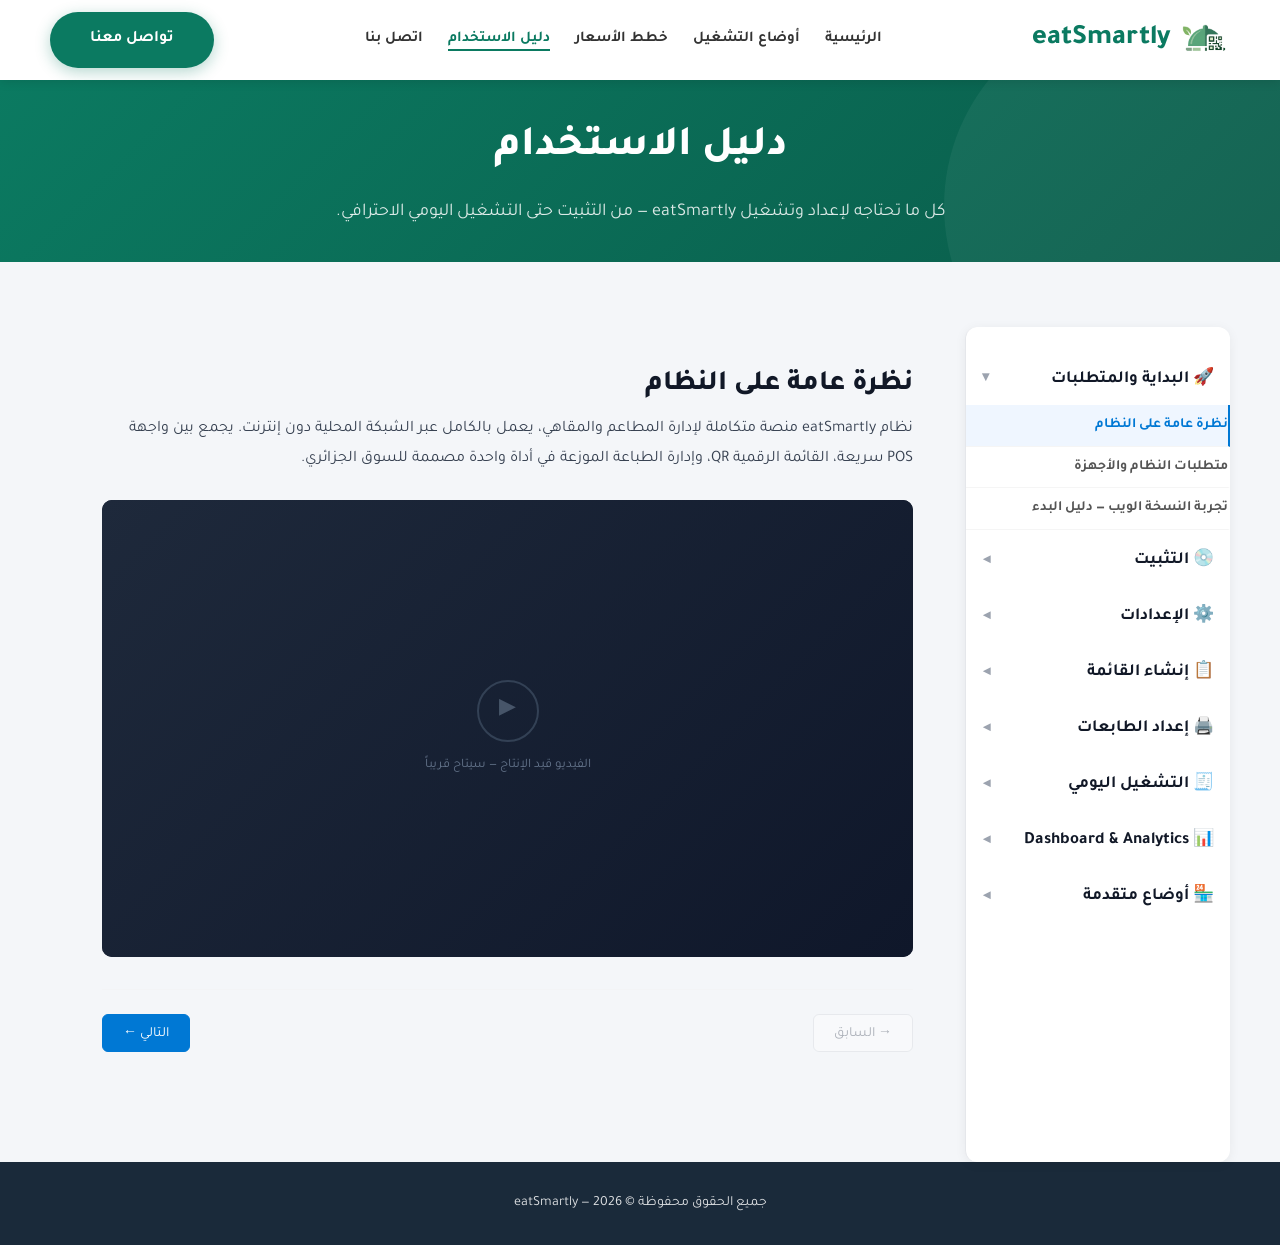
<file: documentation.html>
﻿<!DOCTYPE html>
<html lang="ar-DZ" dir="rtl">
<head>
    <meta charset="UTF-8">
    <meta name="viewport" content="width=device-width, initial-scale=1.0">
    <title>eatSmartly | دليل الاستخدام — Guide d'utilisation Restaurant Algérie</title>

    <!-- ══ SEO Core ══════════════════════════════════════════════════════ -->
    <meta name="description" content="دليل استخدام eatSmartly الكامل لإدارة المطاعم والمقاهي في الجزائر — إعداد النظام، الطلبات، الفواتير، التقارير. Guide complet d'utilisation eatSmartly pour restaurants et cafés en Algérie.">
    <meta name="keywords" content="دليل استخدام برنامج مطعم, شرح نظام إدارة مطعم جزائر, تعليمات برنامج مقهى, guide logiciel restaurant Algérie, tutoriel gestion café Algérie, documentation système restaurant DZ, eatSmartly guide">
    <meta name="author" content="eatSmartly">
    <meta name="robots" content="index, follow">
    <meta name="theme-color" content="#0b7a61">

    <!-- ══ Geo Targeting — Algeria ════════════════════════════════════════ -->
    <meta name="geo.region" content="DZ">
    <meta name="geo.country" content="Algeria">
    <meta name="geo.placename" content="Algérie / الجزائر">
    <meta name="language" content="ar, fr">

    <!-- ══ Canonical & Hreflang ══════════════════════════════════════════ -->
    <link rel="canonical" href="https://eatsmartly-dz.netlify.app/documentation.html">
    <link rel="alternate" hreflang="ar-DZ" href="https://eatsmartly-dz.netlify.app/documentation.html">
    <link rel="alternate" hreflang="fr-DZ" href="https://eatsmartly-dz.netlify.app/fr/documentation.html">
    <link rel="alternate" hreflang="x-default" href="https://eatsmartly-dz.netlify.app/documentation.html">

    <!-- ══ Open Graph ════════════════════════════════════════════════════ -->
    <meta property="og:type" content="article">
    <meta property="og:site_name" content="eatSmartly">
    <meta property="og:locale" content="ar_DZ">
    <meta property="og:locale:alternate" content="fr_DZ">
    <meta property="og:url" content="https://eatsmartly-dz.netlify.app/documentation.html">
    <meta property="og:title" content="eatSmartly — دليل الاستخدام | Guide d'utilisation Algérie">
    <meta property="og:description" content="كل ما تحتاجه لاستخدام eatSmartly في مطعمك أو مقهاك بالجزائر. Tout ce dont vous avez besoin pour utiliser eatSmartly dans votre restaurant en Algérie.">
    <meta property="og:image" content="https://eatsmartly-dz.netlify.app/images/eatSmartly_logo.png">

    <!-- ══ Twitter Card ══════════════════════════════════════════════════ -->
    <meta name="twitter:card" content="summary_large_image">
    <meta name="twitter:title" content="eatSmartly — دليل الاستخدام | Guide Algérie">
    <meta name="twitter:description" content="دليل استخدام نظام إدارة المطاعم eatSmartly. Guide d'utilisation logiciel restaurant Algérie.">
    <meta name="twitter:image" content="https://eatsmartly-dz.netlify.app/images/eatSmartly_logo.png">

    <!-- ══ Schema.org — TechArticle + BreadcrumbList ════════════════════ -->
    <script type="application/ld+json">
    {
      "@context": "https://schema.org",
      "@type": "TechArticle",
      "name": "دليل استخدام eatSmartly — Guide d'utilisation eatSmartly",
      "url": "https://eatsmartly-dz.netlify.app/documentation.html",
      "description": "دليل الاستخدام الكامل لنظام إدارة المطاعم والمقاهي eatSmartly في الجزائر. Guide complet du logiciel de gestion restaurant eatSmartly en Algérie.",
      "inLanguage": ["ar", "fr"],
      "audience": {
        "@type": "Audience",
        "audienceType": "Restaurant owners, Café managers, الجزائر"
      },
      "isPartOf": {
        "@type": "WebSite",
        "name": "eatSmartly",
        "url": "https://eatsmartly-dz.netlify.app"
      },
      "breadcrumb": {
        "@type": "BreadcrumbList",
        "itemListElement": [
          {"@type": "ListItem", "position": 1, "name": "الرئيسية — Accueil", "item": "https://eatsmartly-dz.netlify.app/"},
          {"@type": "ListItem", "position": 2, "name": "دليل الاستخدام — Documentation", "item": "https://eatsmartly-dz.netlify.app/documentation.html"}
        ]
      }
    }
    </script>

    <link rel="icon" type="image/png" href="images/eatSmartly_logo.png">
    <link href="https://fonts.googleapis.com/css2?family=Tajawal:wght@400;500;700;800&display=swap" rel="stylesheet">
     <link rel="stylesheet" href="css/styles.css?v=<?= filemtime('css/styles.css') ?>">
    <style>
        /* ══ DOC PAGE LAYOUT ══════════════════════════════════ */
        .doc-page { background: #fff; }

        .doc-container {
            display: flex;
            max-width: 1180px;
            margin: 0 auto;
            padding-top: 65px;
            min-height: 100vh;
        }

        /* ══ SIDEBAR ══════════════════════════════════════════ */
        .doc-sidebar {
            width: 265px;
            flex-shrink: 0;
            border-left: 1px solid #e5e7eb;
            padding: 24px 0 48px;
            position: sticky;
            top: 65px;
            height: calc(100vh - 65px);
            overflow-y: auto;
            scrollbar-width: thin;
            scrollbar-color: #d1d5db transparent;
        }

        .sidebar-chapter { margin-bottom: 2px; }

        .chapter-toggle {
            display: flex;
            align-items: center;
            justify-content: space-between;
            width: 100%;
            padding: 15px 16px;
            background: none;
            border: none;
            font-family: 'Tajawal', sans-serif;
            font-size: 17px;
            font-weight: 700;
            color: #111827;
            text-align: right;
            cursor: pointer;
            transition: background .12s;
        }
        .chapter-toggle:hover { background: #f3f4f6; }
        .chapter-toggle .ch-arrow {
            font-size: 14px;
            color: #9ca3af;
            transition: transform .2s;
            display: inline-block;
            flex-shrink: 0;
            margin-right: 6px;
        }
        .sidebar-chapter.collapsed .ch-arrow { transform: rotate(90deg); }
        .sidebar-chapter.collapsed .lesson-list { display: none; }

        .lesson-list { margin: 0; padding: 0 0 6px; list-style: none; display: block; }
        .lesson-list li { display: block; }
        .lesson-list li a {
            display: block;
            padding: 5px 12px 5px 16px;
            padding-right: 30px;
            font-size: 13px;
            color: #4b5563;
            text-decoration: none;
            border-right: 2px solid transparent;
            cursor: pointer;
            transition: background .1s, color .1s;
        }
        .lesson-list li a:hover { background: #f9fafb; color: #0078d4; }
        .lesson-list li a.active {
            color: #0078d4;
            border-right-color: #0078d4;
            background: #eff6ff;
            font-weight: 600;
        }

        /* ══ MOBILE TOPICS SELECT ════════════════════════════ */
        .mobile-topics-bar {
            display: none;
            position: sticky;
            top: 65px;
            z-index: 50;
            background: #f9fafb;
            border-bottom: 1px solid #e5e7eb;
            padding: 10px 16px;
        }
        .mobile-topics-bar label {
            display: block;
            font-size: 10px;
            font-weight: 700;
            text-transform: uppercase;
            letter-spacing: .07em;
            color: #6b7280;
            margin-bottom: 5px;
        }
        .mobile-topics-bar select {
            width: 100%;
            padding: 9px 12px;
            font-family: 'Tajawal', sans-serif;
            font-size: 14px;
            border: 1px solid #d1d5db;
            border-radius: 6px;
            background: #fff;
            color: #111827;
            cursor: pointer;
        }

        /* ══ MAIN CONTENT ════════════════════════════════════ */
        .doc-main {
            flex: 1;
            padding: 40px 52px;
            min-width: 0;
            max-width: 100%;
        }

        .lesson-article { display: none; }
        .lesson-article.active { display: block; }

        .lesson-article h1 {
            font-size: 28px;
            font-weight: 800;
            color: #111827;
            margin: 0 0 10px;
            line-height: 1.35;
        }

        .lesson-desc {
            font-size: 16px;
            line-height: 1.85;
            color: #374151;
            margin: 0 0 26px;
        }

        /* ══ VIDEO ═══════════════════════════════════════════ */
        .video-wrap {
            position: relative;
            width: 100%;
            padding-top: 56.25%;
            border-radius: 10px;
            overflow: hidden;
            background: #0f172a;
            margin-bottom: 32px;
        }
        .video-wrap iframe {
            position: absolute;
            inset: 0;
            width: 100%;
            height: 100%;
            border: none;
            display: block;
        }
        .video-placeholder {
            position: absolute;
            inset: 0;
            display: flex;
            flex-direction: column;
            align-items: center;
            justify-content: center;
            gap: 14px;
            background: linear-gradient(135deg, #1e293b 0%, #0f172a 100%);
        }
        .video-placeholder .vp-icon {
            width: 62px;
            height: 62px;
            border: 2px solid #334155;
            border-radius: 50%;
            display: flex;
            align-items: center;
            justify-content: center;
            font-size: 22px;
            color: #475569;
        }
        .video-placeholder p {
            margin: 0;
            font-size: 13px;
            color: #64748b;
            font-family: 'Tajawal', sans-serif;
        }

        /* ══ LESSON NAV ══════════════════════════════════════ */
        .lesson-nav {
            display: flex;
            justify-content: space-between;
            align-items: center;
            padding-top: 24px;
            border-top: 1px solid #f3f4f6;
            gap: 12px;
        }
        .lesson-nav button {
            padding: 8px 20px;
            border: 1px solid #d1d5db;
            border-radius: 6px;
            background: #fff;
            font-family: 'Tajawal', sans-serif;
            font-size: 14px;
            color: #374151;
            cursor: pointer;
            transition: border-color .15s, color .15s, background .15s;
        }
        .lesson-nav button:hover:not(:disabled) {
            border-color: #0078d4;
            color: #0078d4;
            background: #eff6ff;
        }
        .lesson-nav button:disabled { opacity: .38; cursor: default; }
        .lesson-nav button.primary { background: #0078d4; color: #fff; border-color: #0078d4; }
        .lesson-nav button.primary:hover:not(:disabled) { background: #006bc4; border-color: #006bc4; }

        /* ══ RESPONSIVE ══════════════════════════════════════ */
        @media (max-width: 860px) {
            .doc-sidebar { display: none; }
            .mobile-topics-bar { display: block; }
            .doc-main { padding: 28px 18px; }
            .doc-container { padding-top: 20px; }
            .lesson-article h1 { font-size: 21px; }
            .lesson-desc { font-size: 14px; }
        }
    </style>
</head>
<body class="doc-page">
<header>
    <a href="index.html" class="logo">
        <img src="images/eatSmartly_logo.png" alt="eatSmartly Logo">
        <span>eatSmartly</span>
    </a>
    <nav>
        <ul>
            <li>
                <a href="index.html">الرئيسية</a>
            </li>
            <li>
                <a href="scenarios.html">أوضاع التشغيل</a>
            </li>
            <li>
                    <a href="pricing.html">خطط الأسعار</a>
                </li>
            <li>
                <a href="documentation.html" class="active-page">دليل الاستخدام</a>
            </li>
            <li>
                <a href="index.html#contact">اتصل بنا</a>
            </li>
        </ul>
    </nav>
    <a href="index.html#contact" class="btn">تواصل معنا</a>
    <button class="menu-toggle" id="menuToggle" aria-label="القائمة" aria-expanded="false">
        <span></span><span></span><span></span>
    </button>
</header>

<!-- ══ Page Hero ══════════════════════════════════════════ -->
<div class="page-hero">
    <h1>دليل الاستخدام</h1>
    <p>
        كل ما تحتاجه لإعداد وتشغيل <span dir="ltr">eatSmartly</span> —
        من التثبيت حتى التشغيل اليومي الاحترافي.
    </p>
</div>

<!-- ══ MOBILE TOPICS BAR ════════════════════════════════════ -->
<div class="mobile-topics-bar">
    <label>TOPICS</label>
    <select id="topicSelect">
        <optgroup label="🚀 البداية والمتطلبات">
            <option value="l-1-0">نظرة عامة على النظام</option>
            <option value="l-1-1">متطلبات النظام والأجهزة</option>
            <option value="l-1-2">تجربة النسخة الويب — دليل البدء</option>
        </optgroup>
        <optgroup label="💿 التثبيت">
            <option value="l-2-1">تحميل وتثبيت البرنامج</option>
            <option value="l-2-2">الإعداد الأولي وأول دخول</option>
        </optgroup>
        <optgroup label="⚙️ الإعدادات">
            <option value="l-3-1">بيانات المطعم والشركة</option>
            <option value="l-3-2">المستخدمون والصلاحيات</option>
            <option value="l-3-3">اللغة والعملة والتنسيق</option>
        </optgroup>
        <optgroup label="📋 إنشاء القائمة">
            <option value="l-4-1">إضافة الفئات والألوان</option>
            <option value="l-4-2">إضافة الأصناف والمتغيرات</option>
            <option value="l-4-3">إضافة الصور ومقاطع الفيديو</option>
        </optgroup>
        <optgroup label="🖨️ إعداد الطابعات">
            <option value="l-5-1">إعداد طابعة USB</option>
            <option value="l-5-2">إعداد طابعة الشبكة (IP)</option>
            <option value="l-5-3">توجيه الطباعة للمطابخ</option>
        </optgroup>
        <optgroup label="🧾 التشغيل اليومي">
            <option value="l-6-1">واجهة نقاط البيع POS</option>
            <option value="l-6-2">القائمة الرقمية QR</option>
            <option value="l-6-3">إدارة الطاولات</option>
        </optgroup>
        <optgroup label="📊 Dashboard &amp; Analytics">
            <option value="l-7-1">لوحة التحكم الرئيسية</option>
            <option value="l-7-2">تقارير المبيعات</option>
            <option value="l-7-3">الأرباح والمصروفات</option>
        </optgroup>
        <optgroup label="🏪 أوضاع متقدمة">
            <option value="l-8-1">وضع Food Court</option>
            <option value="l-8-2">النسخ الاحتياطي والأسئلة الشائعة</option>
        </optgroup>
    </select>
</div>

<!-- ══ DOC CONTAINER ════════════════════════════════════════ -->
<div class="doc-container">

    <!-- ═══ SIDEBAR ═══════════════════════════════════════ -->
    <nav class="doc-sidebar" aria-label="دليل التنقل">

        <!-- Chapter 1 -->
        <div class="sidebar-chapter">
            <button class="chapter-toggle" aria-expanded="true">
                <span>🚀 البداية والمتطلبات</span>
                <span class="ch-arrow">▾</span>
            </button>
            <ul class="lesson-list">
                <li><a data-target="l-1-0" class="active">نظرة عامة على النظام</a></li>
                <li><a data-target="l-1-1">متطلبات النظام والأجهزة</a></li>
                <li><a data-target="l-1-2">تجربة النسخة الويب — دليل البدء</a></li>
            </ul>
        </div>

        <!-- Chapter 2 -->
        <div class="sidebar-chapter collapsed">
            <button class="chapter-toggle" aria-expanded="false">
                <span>💿 التثبيت</span>
                <span class="ch-arrow">▾</span>
            </button>
            <ul class="lesson-list">
                <li><a data-target="l-2-1">تحميل وتثبيت البرنامج</a></li>
                <li><a data-target="l-2-2">الإعداد الأولي وأول دخول</a></li>
            </ul>
        </div>

        <!-- Chapter 3 -->
        <div class="sidebar-chapter collapsed">
            <button class="chapter-toggle" aria-expanded="false">
                <span>⚙️ الإعدادات</span>
                <span class="ch-arrow">▾</span>
            </button>
            <ul class="lesson-list">
                <li><a data-target="l-3-1">بيانات المطعم والشركة</a></li>
                <li><a data-target="l-3-2">المستخدمون والصلاحيات</a></li>
                <li><a data-target="l-3-3">اللغة والعملة والتنسيق</a></li>
            </ul>
        </div>

        <!-- Chapter 4 -->
        <div class="sidebar-chapter collapsed">
            <button class="chapter-toggle" aria-expanded="false">
                <span>📋 إنشاء القائمة</span>
                <span class="ch-arrow">▾</span>
            </button>
            <ul class="lesson-list">
                <li><a data-target="l-4-1">إضافة الفئات والألوان</a></li>
                <li><a data-target="l-4-2">إضافة الأصناف والمتغيرات</a></li>
                <li><a data-target="l-4-3">إضافة الصور ومقاطع الفيديو</a></li>
            </ul>
        </div>

        <!-- Chapter 5 -->
        <div class="sidebar-chapter collapsed">
            <button class="chapter-toggle" aria-expanded="false">
                <span>🖨️ إعداد الطابعات</span>
                <span class="ch-arrow">▾</span>
            </button>
            <ul class="lesson-list">
                <li><a data-target="l-5-1">إعداد طابعة USB</a></li>
                <li><a data-target="l-5-2">إعداد طابعة الشبكة (IP)</a></li>
                <li><a data-target="l-5-3">توجيه الطباعة للمطابخ</a></li>
            </ul>
        </div>

        <!-- Chapter 6 -->
        <div class="sidebar-chapter collapsed">
            <button class="chapter-toggle" aria-expanded="false">
                <span>🧾 التشغيل اليومي</span>
                <span class="ch-arrow">▾</span>
            </button>
            <ul class="lesson-list">
                <li><a data-target="l-6-1">واجهة نقاط البيع POS</a></li>
                <li><a data-target="l-6-2">القائمة الرقمية QR</a></li>
                <li><a data-target="l-6-3">إدارة الطاولات</a></li>
            </ul>
        </div>

        <!-- Chapter 7 -->
        <div class="sidebar-chapter collapsed">
            <button class="chapter-toggle" aria-expanded="false">
                <span>📊 Dashboard &amp; Analytics</span>
                <span class="ch-arrow">▾</span>
            </button>
            <ul class="lesson-list">
                <li><a data-target="l-7-1">لوحة التحكم الرئيسية</a></li>
                <li><a data-target="l-7-2">تقارير المبيعات</a></li>
                <li><a data-target="l-7-3">الأرباح والمصروفات</a></li>
            </ul>
        </div>

        <!-- Chapter 8 -->
        <div class="sidebar-chapter collapsed">
            <button class="chapter-toggle" aria-expanded="false">
                <span>🏪 أوضاع متقدمة</span>
                <span class="ch-arrow">▾</span>
            </button>
            <ul class="lesson-list">
                <li><a data-target="l-8-1">وضع Food Court</a></li>
                <li><a data-target="l-8-2">النسخ الاحتياطي والأسئلة الشائعة</a></li>
            </ul>
        </div>

    </nav><!-- /.doc-sidebar -->

    <!-- ═══ MAIN CONTENT ══════════════════════════════════ -->
    <main class="doc-main">



        <!-- ── L 1-0 ─────────────────────────────────────── -->
        <article class="lesson-article active" id="l-1-0">
            <h1>نظرة عامة على النظام</h1>
            <p class="lesson-desc">
                نظام eatSmartly منصة متكاملة لإدارة المطاعم والمقاهي، يعمل بالكامل عبر الشبكة المحلية دون إنترنت.
                يجمع بين واجهة POS سريعة، القائمة الرقمية QR، وإدارة الطباعة الموزعة في أداة واحدة مصممة للسوق الجزائري.
            </p>
            <div class="video-wrap" data-ytid="">
                <div class="video-placeholder">
                    <div class="vp-icon">▶</div>
                    <p>الفيديو قيد الإنتاج — سيتاح قريباً</p>
                </div>
            </div>
            <div class="lesson-nav">
                <button disabled>→ السابق</button>
                <button class="primary" data-nav="1">التالي ←</button>
            </div>
        </article>

        <!-- ── L 1-1 ─────────────────────────────────────── -->
        <article class="lesson-article" id="l-1-1">
            <h1>متطلبات النظام والأجهزة</h1>
            <p class="lesson-desc">
                يعمل النظام على Windows 10 (64-bit) مع معالج Intel Core i3، ذاكرة 4GB RAM، وتخزين 128GB SSD.
                تحتاج لشبكة محلية LAN أو Wi-Fi لربط الأجهزة والطابعات — لكن لا حاجة للإنترنت أثناء التشغيل اليومي.
            </p>
            <div class="video-wrap" data-ytid="">
                <div class="video-placeholder">
                    <div class="vp-icon">▶</div>
                    <p>الفيديو قيد الإنتاج — سيتاح قريباً</p>
                </div>
            </div>
            <div class="lesson-nav">
                <button data-nav="-1">→ السابق</button>
                <button class="primary" data-nav="1">التالي ←</button>
            </div>
        </article>

                <!-- ── L 1-2 ─────────────────────────────────────── -->
        <article class="lesson-article" id="l-1-2">
            <h1>تجربة النسخة الويب — دليل البدء</h1>
            <p class="lesson-desc">
                مرحباً بك في نسخة التجربة التفاعلية لنظام <span dir="ltr">eatSmartly</span>!
                هذه النسخة تتيح لك استكشاف إمكانيات النظام مباشرةً عبر المتصفح، دون تثبيت أي برنامج.
                تجربتك ستختلف بحسب الجهاز الذي تستخدمه — تابع القراءة لتعرف ما يمكنك اكتشافه.
            </p>

            <!-- ── Intro banner ── -->
            <div style="background:linear-gradient(135deg,#0b7a61 0%,#0d9e7e 100%);border-radius:12px;padding:20px 24px;margin-bottom:28px;color:#fff;display:flex;align-items:center;gap:16px;">
                <span style="font-size:42px;flex-shrink:0;">🌐</span>
                <div>
                    <strong style="font-size:17px;display:block;margin-bottom:6px;">أنت الآن تجرّب <span dir="ltr">eatSmartly</span> — نظام إدارة المطاعم والمقاهي ومجمعات الطعام</strong>
                    <span style="font-size:14px;opacity:.9;">النسخة المتاحة هي نسخة <strong>ويب تجريبية</strong> مستضافة على الإنترنت لأغراض العرض فقط. النسخة الرسمية تعمل بالكامل على شبكتك المحلية بدون إنترنت.</span>
                </div>
            </div>

            <!-- ── Mobile experience ── -->
            <div style="background:#f0fdf8;border:2px solid #0b7a61;border-radius:12px;padding:22px 24px;margin-bottom:20px;">
                <div style="display:flex;align-items:center;gap:12px;margin-bottom:14px;">
                    <span style="font-size:32px;">📱</span>
                    <h2 style="margin:0;font-size:19px;color:#065f46;">إذا كنت تستخدم الهاتف الذكي</h2>
                </div>
                <p style="margin:0 0 12px;font-size:15px;line-height:1.9;color:#374151;">
                    فأنت تستكشف الواجهات المصممة خصيصاً لتجربة الزبون والنادل:
                </p>
                <ul style="margin:0;padding-right:20px;font-size:15px;line-height:2;color:#374151;">
                    <li>
                        <strong>🍽️ القائمة الرقمية للزبون:</strong> تصفّح القائمة بالصور، شاهد تفاصيل كل طبق، أضف ما تشاء إلى سلة الطلب بلمسة واحدة — تماماً كما يفعل زبون حقيقي في المطعم بعد مسح رمز <span dir="ltr">QR</span> من طاولته.
                    </li>
                    <li>
                        <strong>🙋 واجهة النادل:</strong> يمكن للنادل استخدام هاتفه لأخذ طلبات الزبائن على الطاولات وإرسالها مباشرةً إلى مطبخ الطاهي — حتى لو كانا في طابقين مختلفين! هذا يُحسّن جودة الخدمة ويُقلّل وقت الانتظار بشكل ملحوظ.
                    </li>
                </ul>
                <div style="margin-top:14px;background:#dcfce7;border-radius:8px;padding:10px 14px;font-size:13px;color:#065f46;">
                    💡 <strong>نصيحة:</strong> تأكد أن هاتفك متصل بنفس شبكة <span dir="ltr">Wi-Fi</span> الخاصة بالنظام لتجربة الطلب الفوري في الوقت الحقيقي.
                </div>
            </div>

            <!-- ── Desktop experience ── -->
            <div style="background:#eff6ff;border:2px solid #2563eb;border-radius:12px;padding:22px 24px;margin-bottom:20px;">
                <div style="display:flex;align-items:center;gap:12px;margin-bottom:14px;">
                    <span style="font-size:32px;">🖥️</span>
                    <h2 style="margin:0;font-size:19px;color:#1d4ed8;">إذا كنت تستخدم الحاسوب <span dir="ltr">(Desktop / Laptop)</span></h2>
                </div>
                <p style="margin:0 0 12px;font-size:15px;line-height:1.9;color:#374151;">
                    فأنت تختبر النظام بكامل قدراته وواجهاته الإدارية:
                </p>
                <ul style="margin:0;padding-right:20px;font-size:15px;line-height:2;color:#374151;">
                    <li><strong>⚙️ لوحة الإدارة الكاملة:</strong> إنشاء القائمة، إدارة المستخدمين والصلاحيات، الإعدادات العامة.</li>
                    <li><strong>🧾 شاشة امين الصندوق <span dir="ltr">(Caissier)</span>:</strong> تسجيل الطلبات، الدفع، إدارة الطاولات.</li>
                    <li><strong>👨‍🍳 واجهة الطاهي <span dir="ltr">(Chef)</span>:</strong> متابعة الطلبات الواردة والوضع الحالي للمطبخ.</li>
                    <li><strong>📊 التقارير والإحصائيات:</strong> المبيعات، الأرباح، المصروفات، وأداء الأصناف.</li>
                    <li><strong>🌐 القائمة الرقمية <span dir="ltr">QR</span>:</strong> معاينة القائمة كما يراها الزبون عبر هاتفه.</li>
                </ul>
            </div>

            <!-- ── Printing disabled notice ── -->
            <div style="background:#fff7ed;border:2px solid #f97316;border-radius:12px;padding:18px 22px;margin-bottom:28px;">
                <div style="display:flex;align-items:flex-start;gap:12px;">
                    <span style="font-size:28px;flex-shrink:0;">🖨️</span>
                    <div>
                        <strong style="font-size:15px;color:#9a3412;display:block;margin-bottom:6px;">ميزة الطباعة غير متاحة في النسخة التجريبية الويب</strong>
                        <p style="margin:0;font-size:14px;line-height:1.85;color:#7c2d12;">
                            طباعة تذاكر المطبخ وفواتير الزبائن تعتمد على طابعات حرارية متصلة بالشبكة المحلية للمطعم.
                            لذلك تم تعطيل هذه الوظيفة في النسخة التجريبية — إذ يتطلب تشغيلها تثبيت النظام على جهاز محلي <span dir="ltr">(PC)</span> داخل المطعم وربطه بالطابعات المادية.
                            في النسخة المثبّتة الكاملة، الطباعة تعمل بشكل تلقائي وفوري.
                        </p>
                    </div>
                </div>
            </div>

            <!-- ── Access instructions + credentials ── -->
            <div style="background:#f9fafb;border:1px solid #e5e7eb;border-radius:12px;padding:20px 24px;margin-bottom:28px;">
                <h3 style="margin:0 0 16px;font-size:17px;color:#111827;">🔑 كيفية الدخول إلى النظام</h3>

                <!-- Step -->
                <div style="background:#fff;border:1px solid #d1d5db;border-radius:8px;padding:14px 18px;margin-bottom:18px;font-size:14px;line-height:1.9;color:#374151;">
                    <strong style="display:block;margin-bottom:6px;">خطوات الدخول:</strong>
                    ١. افتح رابط النظام بالضغط على زر «انتقل إلى النظام» في النافذة المنبثقة بالصفحة الرئيسية<br>
                    ٢. من القائمة العلوية اختر <strong dir="ltr">Connexion</strong><br>
                    ٣. أدخل اسم المستخدم وكلمة المرور الخاصة بالدور الذي تريد تجربته من الجدول أدناه
                </div>

                <!-- Credentials grid -->
                <div style="display:grid;grid-template-columns:repeat(auto-fit,minmax(220px,1fr));gap:14px;">

                    <!-- Admin -->
                    <div style="background:#fff;border:2px solid #e5e7eb;border-radius:10px;padding:16px;border-top:4px solid #0b7a61;">
                        <div style="font-size:20px;margin-bottom:8px;">⚙️</div>
                        <strong style="font-size:14px;color:#111827;display:block;margin-bottom:4px;">المسؤول — Administration</strong>
                        <p style="margin:0 0 10px;font-size:12px;color:#6b7280;line-height:1.6;">يتحكم في كامل النظام — عادةً صاحب المطعم أو المقهى. يمكنه إدارة القائمة، المستخدمين، التقارير، والإعدادات.</p>
                        <div style="background:#f0fdf8;border-radius:6px;padding:8px 10px;font-family:monospace;font-size:13px;">
                            <div style="color:#374151;"><span style="color:#6b7280;">المستخدم:</span> <strong>admin</strong></div>
                            <div style="color:#374151;margin-top:4px;"><span style="color:#6b7280;">كلمة السر:</span> <strong>c123</strong></div>
                        </div>
                    </div>

                    <!-- Caissier -->
                    <div style="background:#fff;border:2px solid #e5e7eb;border-radius:10px;padding:16px;border-top:4px solid #2563eb;">
                        <div style="font-size:20px;margin-bottom:8px;">🧾</div>
                        <strong style="font-size:14px;color:#111827;display:block;margin-bottom:4px;">أمين الصندوق — Caissier</strong>
                        <p style="margin:0 0 10px;font-size:12px;color:#6b7280;line-height:1.6;">يسجّل الطلبات ويستقبل المدفوعات من الزبائن — واجهة نقطة البيع الرئيسية <span dir="ltr">(POS)</span>.</p>
                        <div style="background:#eff6ff;border-radius:6px;padding:8px 10px;font-family:monospace;font-size:13px;">
                            <div style="color:#374151;"><span style="color:#6b7280;">المستخدم:</span> <strong>caisse</strong></div>
                            <div style="color:#374151;margin-top:4px;"><span style="color:#6b7280;">كلمة السر:</span> <strong>123</strong></div>
                        </div>
                    </div>

                    <!-- Serveur -->
                    <div style="background:#fff;border:2px solid #e5e7eb;border-radius:10px;padding:16px;border-top:4px solid #7c3aed;">
                        <div style="font-size:20px;margin-bottom:8px;">🙋</div>
                        <strong style="font-size:14px;color:#111827;display:block;margin-bottom:4px;">النادل — Serveur</strong>
                        <p style="margin:0 0 10px;font-size:12px;color:#6b7280;line-height:1.6;">يؤكد طلبات الزبائن حين يطلبون بأنفسهم عبر القائمة الرقمية، أو يأخذ الطلبات بنفسه من الطاولات.</p>
                        <div style="background:#f5f3ff;border-radius:6px;padding:8px 10px;font-family:monospace;font-size:13px;">
                            <div style="color:#374151;"><span style="color:#6b7280;">المستخدم:</span> <strong>serveur</strong></div>
                            <div style="color:#374151;margin-top:4px;"><span style="color:#6b7280;">كلمة السر:</span> <strong>123</strong></div>
                        </div>
                    </div>

                    <!-- Chef -->
                    <div style="background:#fff;border:2px solid #e5e7eb;border-radius:10px;padding:16px;border-top:4px solid #ea580c;">
                        <div style="font-size:20px;margin-bottom:8px;">👨‍🍳</div>
                        <strong style="font-size:14px;color:#111827;display:block;margin-bottom:4px;">الطاهي — Chef</strong>
                        <p style="margin:0 0 10px;font-size:12px;color:#6b7280;line-height:1.6;">واجهة مخصصة للمطبخ: يرى الطلبات الواجب تحضيرها ويُعلم بالجاهز — يظهر على شاشة التلفاز بإشعار فوري.</p>
                        <div style="background:#fff7ed;border-radius:6px;padding:8px 10px;font-family:monospace;font-size:13px;">
                            <div style="color:#374151;"><span style="color:#6b7280;">المستخدم:</span> <strong>chef-all</strong></div>
                            <div style="color:#374151;margin-top:4px;"><span style="color:#6b7280;">كلمة السر:</span> <strong>123</strong></div>
                        </div>
                    </div>

                </div>
            </div>

            <div class="video-wrap" data-ytid="">
                <div class="video-placeholder">
                    <div class="vp-icon">▶</div>
                    <p>الفيديو قيد الإنتاج — سيتاح قريباً</p>
                </div>
            </div>
            <div class="lesson-nav">
                <button data-nav="-1">→ السابق</button>
                <button class="primary" data-nav="1">التالي ←</button>
            </div>
        </article>

        <!-- ── L 2-1 ─────────────────────────────────────── -->
        <article class="lesson-article" id="l-2-1">
            <h1>تحميل وتثبيت البرنامج</h1>
            <p class="lesson-desc">
                يتكون التثبيت من ثلاثة مثبّتات تُشغَّل بالترتيب كمسؤول: أولاً المتطلبات، ثم WampServer على المسار D:\wamp64، ثم eatSmartly Configuration.
                كامل العملية لا تتجاوز 15 دقيقة وتحتاج قسم D: بمساحة فارغة لا تقل عن 15 GB.
            </p>
            <div class="video-wrap" data-ytid="">
                <div class="video-placeholder">
                    <div class="vp-icon">▶</div>
                    <p>الفيديو قيد الإنتاج — سيتاح قريباً</p>
                </div>
            </div>
            <div class="lesson-nav">
                <button data-nav="-1">→ السابق</button>
                <button class="primary" data-nav="1">التالي ←</button>
            </div>
        </article>

        <!-- ── L 2-2 ─────────────────────────────────────── -->
        <article class="lesson-article" id="l-2-2">
            <h1>الإعداد الأولي وأول دخول</h1>
            <p class="lesson-desc">
                بعد التثبيت، يجب تفعيل الترخيص مرة واحدة فقط — أرسل رمز الجهاز لفريق الدعم واستقبل Activation Code خلال ساعتين.
                بعدها يعمل النظام بالكامل بدون إنترنت مع بيانات دخول افتراضية جاهزة للمدير وامين الصندوق  والنادل والطاهي.
            </p>
            <div class="video-wrap" data-ytid="">
                <div class="video-placeholder">
                    <div class="vp-icon">▶</div>
                    <p>الفيديو قيد الإنتاج — سيتاح قريباً</p>
                </div>
            </div>
            <div class="lesson-nav">
                <button data-nav="-1">→ السابق</button>
                <button class="primary" data-nav="1">التالي ←</button>
            </div>
        </article>

        <!-- ── L 3-1 ─────────────────────────────────────── -->
        <article class="lesson-article" id="l-3-1">
            <h1>بيانات المطعم والشركة</h1>
            <p class="lesson-desc">
                أدخل اسم المطعم، العنوان التفصيلي، رقم الهاتف، الشعار، ونص تذييل الفاتورة من قسم الإعدادات.
                هذه المعلومات تظهر تلقائياً على جميع الفواتير والتقارير المطبوعة.
            </p>
            <div class="video-wrap" data-ytid="">
                <div class="video-placeholder">
                    <div class="vp-icon">▶</div>
                    <p>الفيديو قيد الإنتاج — سيتاح قريباً</p>
                </div>
            </div>
            <div class="lesson-nav">
                <button data-nav="-1">→ السابق</button>
                <button class="primary" data-nav="1">التالي ←</button>
            </div>
        </article>

        <!-- ── L 3-2 ─────────────────────────────────────── -->
        <article class="lesson-article" id="l-3-2">
            <h1>المستخدمون والصلاحيات</h1>
            <p class="lesson-desc">
                أنشئ حسابات لفريقك وحدد صلاحيات كل شخص حسب دوره: مدير، مشرف، امين الصندوق ، نادل، أو طاهي.
                كل دور له مجموعة صلاحيات افتراضية قابلة للتخصيص — بما في ذلك الوصول للتقارير وربط الطابعة.
            </p>
            <div class="video-wrap" data-ytid="">
                <div class="video-placeholder">
                    <div class="vp-icon">▶</div>
                    <p>الفيديو قيد الإنتاج — سيتاح قريباً</p>
                </div>
            </div>
            <div class="lesson-nav">
                <button data-nav="-1">→ السابق</button>
                <button class="primary" data-nav="1">التالي ←</button>
            </div>
        </article>

        <!-- ── L 3-3 ─────────────────────────────────────── -->
        <article class="lesson-article" id="l-3-3">
            <h1>اللغة والعملة والتنسيق</h1>
            <p class="lesson-desc">
                النظام يدعم ثلاث لغات — العربية والفرنسية والإنجليزية — مع إمكانية التبديل الفوري دون إعادة تشغيل.
                يمكن ضبط رمز العملة (دج / DA / DZD)، موضعه، وعدد المنازل العشرية حسب الحاجة.
            </p>
            <div class="video-wrap" data-ytid="">
                <div class="video-placeholder">
                    <div class="vp-icon">▶</div>
                    <p>الفيديو قيد الإنتاج — سيتاح قريباً</p>
                </div>
            </div>
            <div class="lesson-nav">
                <button data-nav="-1">→ السابق</button>
                <button class="primary" data-nav="1">التالي ←</button>
            </div>
        </article>

        <!-- ── L 4-1 ─────────────────────────────────────── -->
        <article class="lesson-article" id="l-4-1">
            <h1>إضافة الفئات والألوان</h1>
            <p class="lesson-desc">
                الفئات هي الأقسام الرئيسية في قائمة الطعام (مشروبات، وجبات، حلويات...). أنشئها أولاً قبل إضافة أي أصناف.
                لكل فئة لون وأيقونة وطابعة مطبخ مرتبطة — يمكن إعادة ترتيبها بالسحب والإفلات.
            </p>
            <div class="video-wrap" data-ytid="">
                <div class="video-placeholder">
                    <div class="vp-icon">▶</div>
                    <p>الفيديو قيد الإنتاج — سيتاح قريباً</p>
                </div>
            </div>
            <div class="lesson-nav">
                <button data-nav="-1">→ السابق</button>
                <button class="primary" data-nav="1">التالي ←</button>
            </div>
        </article>

        <!-- ── L 4-2 ─────────────────────────────────────── -->
        <article class="lesson-article" id="l-4-2">
            <h1>إضافة الأصناف والمتغيرات</h1>
            <p class="lesson-desc">
                كل صنف يمكن أن يملك متغيرات بأسعار مختلفة (مثال: صغير 200دج / وسط 280دج / كبير 350دج).
                النظام يعرض نافذة اختيار تلقائياً عند إضافة الصنف لأي طلب من واجهة POS أو قائمة QR.
            </p>
            <div class="video-wrap" data-ytid="">
                <div class="video-placeholder">
                    <div class="vp-icon">▶</div>
                    <p>الفيديو قيد الإنتاج — سيتاح قريباً</p>
                </div>
            </div>
            <div class="lesson-nav">
                <button data-nav="-1">→ السابق</button>
                <button class="primary" data-nav="1">التالي ←</button>
            </div>
        </article>

        <!-- ── L 4-3 ─────────────────────────────────────── -->
        <article class="lesson-article" id="l-4-3">
            <h1>إضافة الصور ومقاطع الفيديو</h1>
            <p class="lesson-desc">
                أضف صوراً للأصناف (PNG/JPG/GIF بحد 5MB) وفيديو تعريفي (MP4 بحد 40MB) لجعل القائمة الرقمية أكثر جاذبية.
                كل الملفات تُخزَّن محلياً وتُخدَّم عبر الشبكة الداخلية دون الحاجة لرفعها على الإنترنت.
            </p>
            <div class="video-wrap" data-ytid="">
                <div class="video-placeholder">
                    <div class="vp-icon">▶</div>
                    <p>الفيديو قيد الإنتاج — سيتاح قريباً</p>
                </div>
            </div>
            <div class="lesson-nav">
                <button data-nav="-1">→ السابق</button>
                <button class="primary" data-nav="1">التالي ←</button>
            </div>
        </article>

        <!-- ── L 5-1 ─────────────────────────────────────── -->
        <article class="lesson-article" id="l-5-1">
            <h1>إعداد طابعة USB</h1>
            <p class="lesson-desc">
                وصّل الطابعة الحرارية USB وثبّت تعريفها، ثم سمّها "eatSmartly Printer" في خصائص Windows وفعّل المشاركة بنفس الاسم تماماً.
                هذا النوع مثالي لنقطة البيع الرئيسية حيث تطبع الفواتير وتذاكر المطبخ من جهاز واحد.
            </p>
            <div class="video-wrap" data-ytid="">
                <div class="video-placeholder">
                    <div class="vp-icon">▶</div>
                    <p>الفيديو قيد الإنتاج — سيتاح قريباً</p>
                </div>
            </div>
            <div class="lesson-nav">
                <button data-nav="-1">→ السابق</button>
                <button class="primary" data-nav="1">التالي ←</button>
            </div>
        </article>

        <!-- ── L 5-2 ─────────────────────────────────────── -->
        <article class="lesson-article" id="l-5-2">
            <h1>إعداد طابعة الشبكة (IP)</h1>
            <p class="lesson-desc">
                أضف الطابعة الشبكية بإدخال عنوان IP الثابت والمنفذ 9100 من إعدادات الطابعات في النظام.
                هذا النوع مثالي لطباعة تذاكر المطبخ عن بُعد — خصّص IP ثابتاً لكل طابعة من إعدادات الراوتر.
            </p>
            <div class="video-wrap" data-ytid="">
                <div class="video-placeholder">
                    <div class="vp-icon">▶</div>
                    <p>الفيديو قيد الإنتاج — سيتاح قريباً</p>
                </div>
            </div>
            <div class="lesson-nav">
                <button data-nav="-1">→ السابق</button>
                <button class="primary" data-nav="1">التالي ←</button>
            </div>
        </article>

        <!-- ── L 5-3 ─────────────────────────────────────── -->
        <article class="lesson-article" id="l-5-3">
            <h1>توجيه الطباعة للمطابخ</h1>
            <p class="lesson-desc">
                اربط كل فئة أصناف بطابعة محددة — عند إرسال أي طلب، تنتقل تذاكر المطبخ تلقائياً للطابعة الصحيحة.
                الفاتورة تُرسَل دائماً لطابعة امين الصندوق ، بينما طلبات كل قسم تذهب لمطبخه المحدد مسبقاً.
            </p>
            <div class="video-wrap" data-ytid="">
                <div class="video-placeholder">
                    <div class="vp-icon">▶</div>
                    <p>الفيديو قيد الإنتاج — سيتاح قريباً</p>
                </div>
            </div>
            <div class="lesson-nav">
                <button data-nav="-1">→ السابق</button>
                <button class="primary" data-nav="1">التالي ←</button>
            </div>
        </article>

        <!-- ── L 6-1 ─────────────────────────────────────── -->
        <article class="lesson-article" id="l-6-1">
            <h1>واجهة نقاط البيع POS</h1>
            <p class="lesson-desc">
                واجهة سريعة وبديهية — اختر الفئة ثم الصنف، عدّل السلة، وأرسل الطلب للمطبخ بضغطة واحدة.
                يمكن إنشاء طلب كامل وطباعة الفاتورة في أقل من 30 ثانية، مع خيار تأجيل الدفع وإدارته لاحقاً.
            </p>
            <div class="video-wrap" data-ytid="">
                <div class="video-placeholder">
                    <div class="vp-icon">▶</div>
                    <p>الفيديو قيد الإنتاج — سيتاح قريباً</p>
                </div>
            </div>
            <div class="lesson-nav">
                <button data-nav="-1">→ السابق</button>
                <button class="primary" data-nav="1">التالي ←</button>
            </div>
        </article>

        <!-- ── L 6-2 ─────────────────────────────────────── -->
        <article class="lesson-article" id="l-6-2">
            <h1>القائمة الرقمية QR</h1>
            <p class="lesson-desc">
                يمسح الزبون رمز QR بكاميرا هاتفه دون تطبيق، يتصفح القائمة كاملة ويطلب مباشرة من طاولته.
                الطلب يصل للامين الصندوق  فوراً ثم يُرسَل للمطبخ تلقائياً — تأكد أن الهاتف متصل بنفس Wi-Fi المطعم.
            </p>
            <div class="video-wrap" data-ytid="">
                <div class="video-placeholder">
                    <div class="vp-icon">▶</div>
                    <p>الفيديو قيد الإنتاج — سيتاح قريباً</p>
                </div>
            </div>
            <div class="lesson-nav">
                <button data-nav="-1">→ السابق</button>
                <button class="primary" data-nav="1">التالي ←</button>
            </div>
        </article>

        <!-- ── L 6-3 ─────────────────────────────────────── -->
        <article class="lesson-article" id="l-6-3">
            <h1>إدارة الطاولات</h1>
            <p class="lesson-desc">
                راقب حالة كل طاولة في الوقت الحقيقي — مشغولة، شاغرة، أو في انتظار الدفع.
                يمكن نقل طلب من طاولة لأخرى، أو دمج طلبين في فاتورة واحدة، أو تقسيم الفاتورة بين الزبائن.
            </p>
            <div class="video-wrap" data-ytid="">
                <div class="video-placeholder">
                    <div class="vp-icon">▶</div>
                    <p>الفيديو قيد الإنتاج — سيتاح قريباً</p>
                </div>
            </div>
            <div class="lesson-nav">
                <button data-nav="-1">→ السابق</button>
                <button class="primary" data-nav="1">التالي ←</button>
            </div>
        </article>

        <!-- ── L 7-1 ─────────────────────────────────────── -->
        <article class="lesson-article" id="l-7-1">
            <h1>لوحة التحكم الرئيسية</h1>
            <p class="lesson-desc">
                نظرة سريعة على أداء مطعمك — مبيعات اليوم والشهر، الأرباح، الأصناف الأكثر طلباً، ورسوم بيانية لأوقات الذروة.
                تُحدَّث البيانات تلقائياً مع كل طلب، ويمكن للمدير تحديد فترة مخصصة لتحليل أي فترة زمنية.
            </p>
            <div class="video-wrap" data-ytid="">
                <div class="video-placeholder">
                    <div class="vp-icon">▶</div>
                    <p>الفيديو قيد الإنتاج — سيتاح قريباً</p>
                </div>
            </div>
            <div class="lesson-nav">
                <button data-nav="-1">→ السابق</button>
                <button class="primary" data-nav="1">التالي ←</button>
            </div>
        </article>

        <!-- ── L 7-2 ─────────────────────────────────────── -->
        <article class="lesson-article" id="l-7-2">
            <h1>تقارير المبيعات</h1>
            <p class="lesson-desc">
                أربعة تقارير مفصلة للمدير: سجل الطلبات، إيرادات مقابل مصروفات، تحليل المبيعات بالفئة والمتغير، وتقرير الأرباح لكل صنف.
                قابلة للتصفية بالتاريخ والطاولة والفئة، مع خيار إعادة طباعة أي فاتورة أو تذكرة مطبخ سابقة.
            </p>
            <div class="video-wrap" data-ytid="">
                <div class="video-placeholder">
                    <div class="vp-icon">▶</div>
                    <p>الفيديو قيد الإنتاج — سيتاح قريباً</p>
                </div>
            </div>
            <div class="lesson-nav">
                <button data-nav="-1">→ السابق</button>
                <button class="primary" data-nav="1">التالي ←</button>
            </div>
        </article>

        <!-- ── L 7-3 ─────────────────────────────────────── -->
        <article class="lesson-article" id="l-7-3">
            <h1>الأرباح والمصروفات</h1>
            <p class="lesson-desc">
                سجّل مصروفاتك اليومية (شراء بضائع، رواتب، وجبات الموظفين…) وتابع التدفق النقدي بدقة.
                النظام يحسب تلقائياً: إجمالي الإيرادات − المصروفات = صافي الربح الحقيقي للفترة المحددة.
            </p>
            <div class="video-wrap" data-ytid="">
                <div class="video-placeholder">
                    <div class="vp-icon">▶</div>
                    <p>الفيديو قيد الإنتاج — سيتاح قريباً</p>
                </div>
            </div>
            <div class="lesson-nav">
                <button data-nav="-1">→ السابق</button>
                <button class="primary" data-nav="1">التالي ←</button>
            </div>
        </article>

        <!-- ── L 8-1 ─────────────────────────────────────── -->
        <article class="lesson-article" id="l-8-1">
            <h1>وضع مجمع المطاعم Food Court</h1>
            <p class="lesson-desc">
                أدر عدة مطاعم في نفس المجمع من نظام واحد — كل مطعم مستقل بقائمته وطابعاته وتقاريره وإعداداته.
                الزبون يطلب من أكثر من مطعم في آنٍ واحد عبر QR موحد، مثالي للمراكز التجارية والمقاصف الجامعية.
            </p>
            <div class="video-wrap" data-ytid="">
                <div class="video-placeholder">
                    <div class="vp-icon">▶</div>
                    <p>الفيديو قيد الإنتاج — سيتاح قريباً</p>
                </div>
            </div>
            <div class="lesson-nav">
                <button data-nav="-1">→ السابق</button>
                <button class="primary" data-nav="1">التالي ←</button>
            </div>
        </article>

        <!-- ── L 8-2 ─────────────────────────────────────── -->
        <article class="lesson-article" id="l-8-2">
            <h1>النسخ الاحتياطي والأسئلة الشائعة</h1>
            <p class="lesson-desc">
                انسخ بياناتك يدوياً من الإعدادات أو فعّل النسخ التلقائي بجدول زمني وتخزين على USB أو مسار شبكي.
                تجد أيضاً إجابات لأكثر الأسئلة شيوعاً حول عدد الأجهزة، الدعم الفني، والترقية بين الباقات.
            </p>
            <div class="video-wrap" data-ytid="">
                <div class="video-placeholder">
                    <div class="vp-icon">▶</div>
                    <p>الفيديو قيد الإنتاج — سيتاح قريباً</p>
                </div>
            </div>
            <div class="lesson-nav">
                <button data-nav="-1">→ السابق</button>
                <button disabled>✓ انتهت الدورة</button>
            </div>
        </article>

    </main><!-- /.doc-main -->

</div><!-- /.doc-container -->

<footer>
    <p>جميع الحقوق محفوظة &copy; 2026 — <span dir="ltr">eatSmartly</span></p>
</footer>

<script>
    /* ── Hamburger menu ── */
    (function () {
        var toggle = document.getElementById('menuToggle');
        var nav = toggle && toggle.closest('header').querySelector('nav');
        if (toggle && nav) {
            toggle.addEventListener('click', function () {
                var open = nav.classList.toggle('open');
                toggle.classList.toggle('open', open);
                toggle.setAttribute('aria-expanded', open);
            });
            nav.querySelectorAll('a').forEach(function (a) {
                a.addEventListener('click', function () {
                    nav.classList.remove('open');
                    toggle.classList.remove('open');
                    toggle.setAttribute('aria-expanded', 'false');
                });
            });
        }
    })();

    /* ── Lesson index ── */
    const allLinks    = Array.from(document.querySelectorAll('.lesson-list li a[data-target]'));
    const allArticles = Array.from(document.querySelectorAll('.lesson-article'));
    let current       = 0;

    /* Add real YouTube IDs here when videos are ready.
       Format:  'lesson-id': 'YOUTUBE_VIDEO_ID'   */
    const ytIds = {
        'l-1-0': '',
        'l-1-1': '', 'l-1-2': '',
        'l-2-1': '', 'l-2-2': 'HGs-ynKjWwc',
        'l-3-1': '', 'l-3-2': '', 'l-3-3': '',
        'l-4-1': '', 'l-4-2': '', 'l-4-3': '',
        'l-5-1': '', 'l-5-2': '', 'l-5-3': '',
        'l-6-1': '', 'l-6-2': '', 'l-6-3': '',
        'l-7-1': '', 'l-7-2': '', 'l-7-3': '',
        'l-8-1': '', 'l-8-2': ''
    };

    function showLesson(idx) {
        if (idx < 0 || idx >= allLinks.length) return;
        current = idx;

        const target = allLinks[idx].dataset.target;

        /* Update the URL hash without scrolling the page */
        if (history.pushState) {
            history.pushState(null, null, '#' + target);
        } else {
            window.location.hash = target;
        }

        /* Show article */
        allArticles.forEach(a => a.classList.remove('active'));
        const article = document.getElementById(target);
        if (article) {
            article.classList.add('active');
            window.scrollTo({ top: 0, behavior: 'smooth' });

            /* Inject YouTube iframe if ID is set */
            /* Inject YouTube iframe if ID is set */
            const wrap = article.querySelector('.video-wrap');
            if (wrap && !wrap.querySelector('iframe')) {
                const ytId = ytIds[target];
                if (ytId) {
                    wrap.innerHTML =
                        '<iframe src="https://www.youtube.com/embed/' + ytId + '?rel=0"' +
                        ' title="YouTube video"' +
                        ' allow="accelerometer; autoplay; clipboard-write; encrypted-media; gyroscope; picture-in-picture"' +
                        ' referrerpolicy="strict-origin-when-cross-origin"' + // <-- Fix added here
                        ' allowfullscreen></iframe>';
                }
            }
        }

        /* Highlight sidebar link */
        allLinks.forEach(l => l.classList.remove('active'));
        allLinks[idx].classList.add('active');

        /* Open parent chapter */
        const chapter = allLinks[idx].closest('.sidebar-chapter');
        if (chapter && chapter.classList.contains('collapsed')) {
            chapter.classList.remove('collapsed');
            chapter.querySelector('.chapter-toggle').setAttribute('aria-expanded', 'true');
        }

        /* Scroll link into view */
        allLinks[idx].scrollIntoView({ block: 'nearest', behavior: 'smooth' });

        /* Sync mobile select */
        const sel = document.getElementById('topicSelect');
        if (sel) sel.value = target;
    }

    /* ── Chapter collapse toggle ── */
    document.querySelectorAll('.chapter-toggle').forEach(btn => {
        btn.addEventListener('click', () => {
            const ch = btn.closest('.sidebar-chapter');
            const nowCollapsed = !ch.classList.contains('collapsed');
            ch.classList.toggle('collapsed', nowCollapsed);
            btn.setAttribute('aria-expanded', String(!nowCollapsed));
        });
    });

    /* ── Sidebar lesson links ── */
    allLinks.forEach((link, i) => {
        link.addEventListener('click', () => showLesson(i));
    });

    /* ── Prev / Next buttons ── */
    document.addEventListener('click', function (e) {
        const btn = e.target.closest('[data-nav]');
        if (btn) showLesson(current + parseInt(btn.dataset.nav));
    });

    /* ── Mobile select ── */
    document.getElementById('topicSelect').addEventListener('change', function () {
        const idx = allLinks.findIndex(l => l.dataset.target === this.value);
        if (idx >= 0) showLesson(idx);
    });

    /* ── Initialization & Hash Routing ── */
    function init() {
        let startIdx = 0; // Default to the first lesson

        // Check if there is a hash in the URL (e.g., #l-1-2)
        if (window.location.hash) {
            const hash = window.location.hash.substring(1); // Remove the '#' symbol
            
            // Find if this hash matches any of our target IDs
            const targetIdx = allLinks.findIndex(l => l.dataset.target === hash);
            
            // If it exists, use its index instead of 0
            if (targetIdx !== -1) {
                startIdx = targetIdx;
            }
        }

        showLesson(startIdx);
    }

    // Run initialization
    init();
</script>
</body>
</html>
</file>
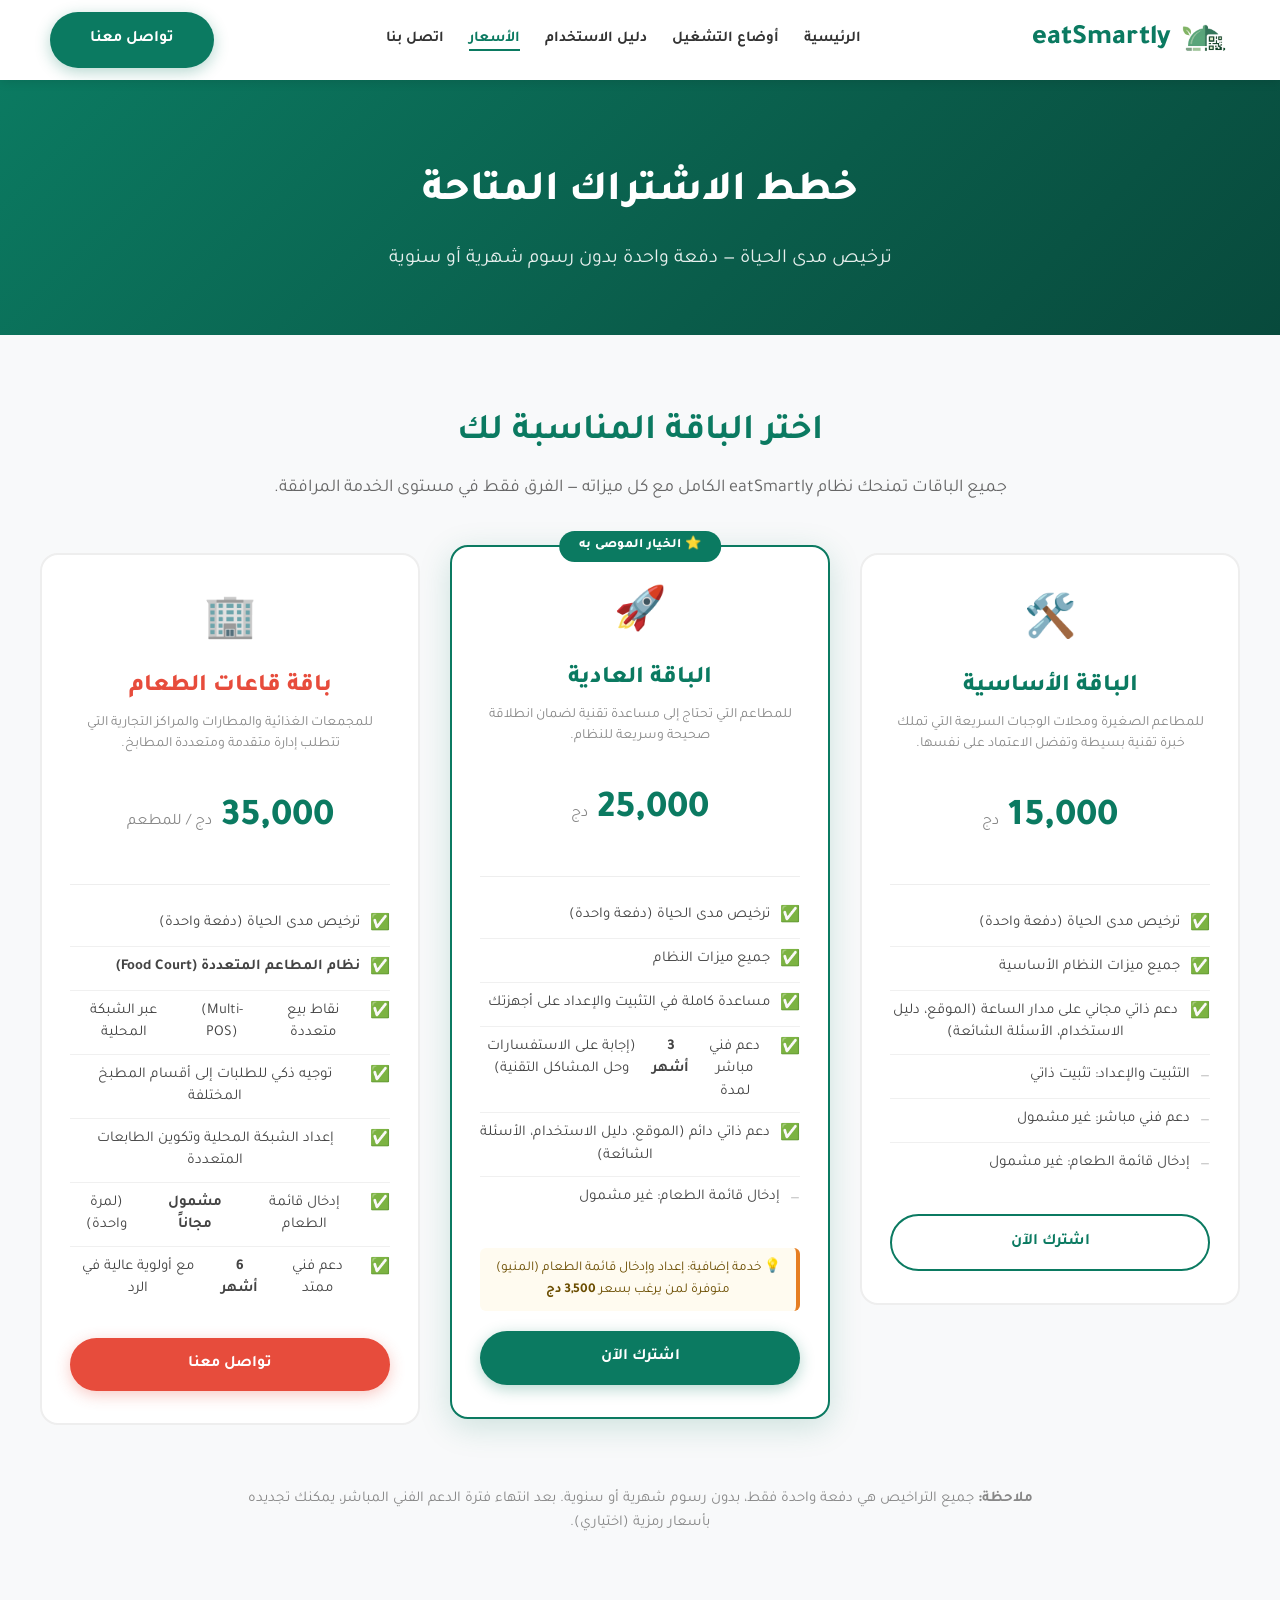
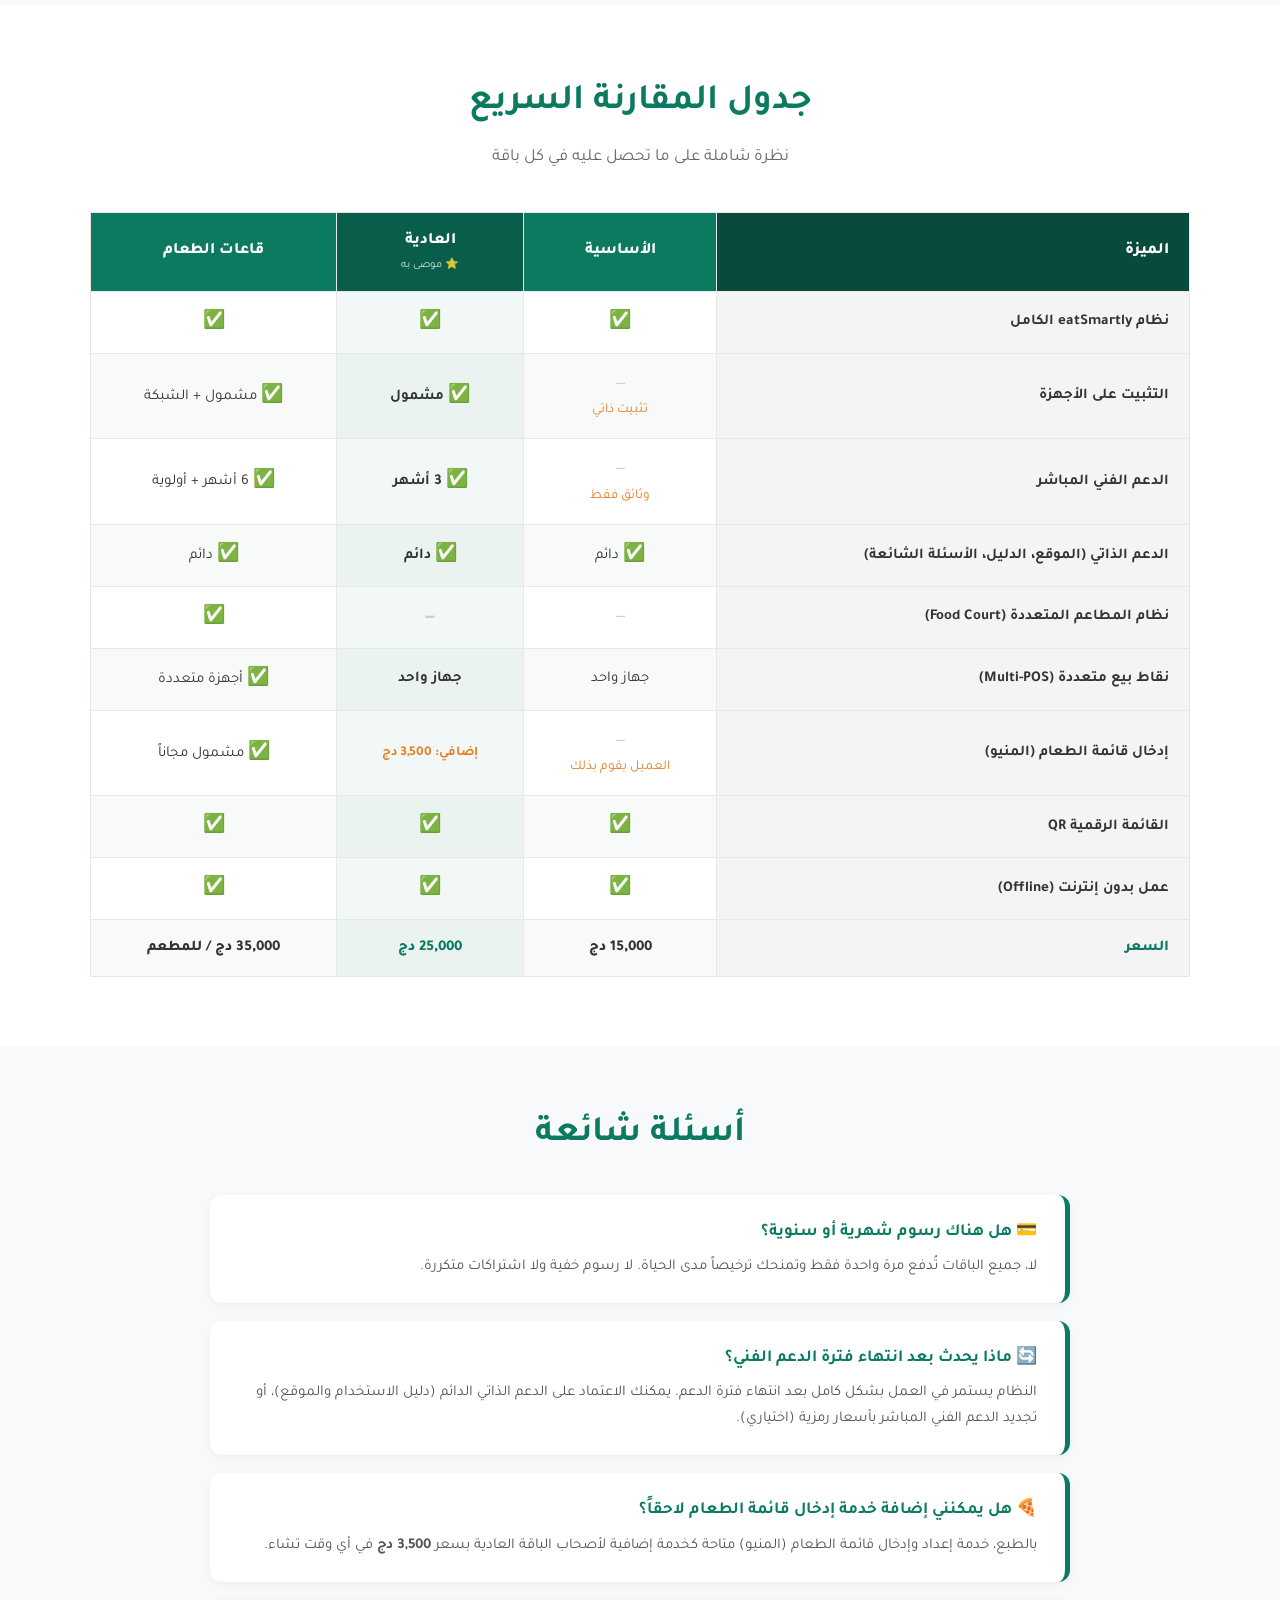
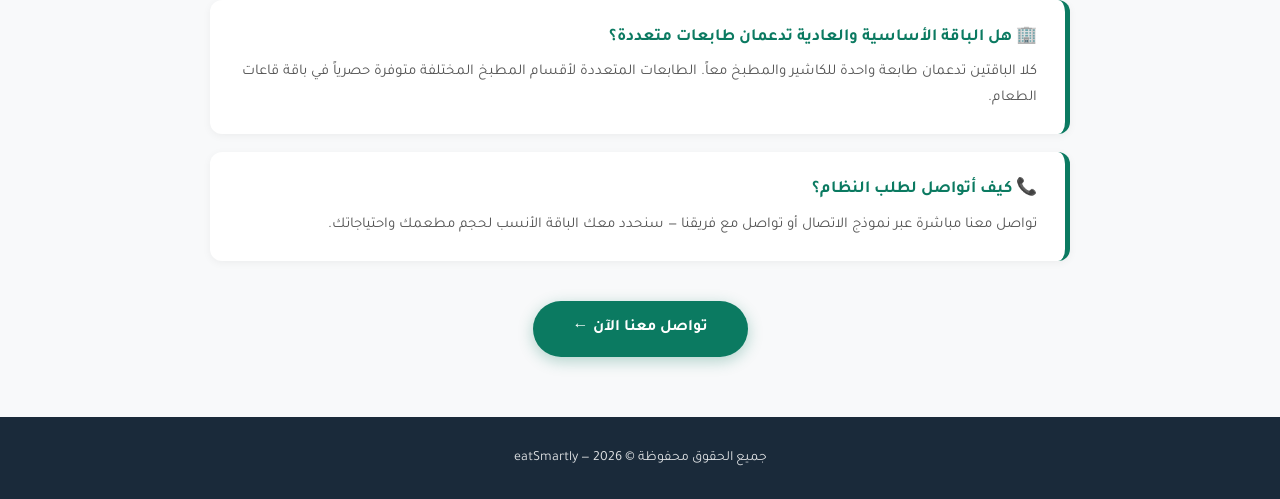
<file: price.html>
<!DOCTYPE html>
<html lang="ar" dir="rtl">

<head>
    <meta charset="UTF-8">
    <meta name="viewport" content="width=device-width, initial-scale=1.0">
    <title>eatSmartly | خطط الأسعار والاشتراك</title>
    <link rel="icon" type="image/png" href="images/eatSmartly_logo.png">
    <link href="https://fonts.googleapis.com/css2?family=Tajawal:wght@400;700;800&display=swap" rel="stylesheet">
    <link rel="stylesheet" href="css/styles.css">
    <style>
        /* ── Page Hero ─────────────────────────────────────── */
        .price-hero {
            background: linear-gradient(135deg, #0b7a61 0%, #0a5c4a 60%, #084a3c 100%);
            padding: 80px 20px 60px;
            text-align: center;
            color: #fff;
        }

        .price-hero h1 {
            font-size: 42px;
            font-weight: 800;
            margin-bottom: 16px;
        }

        .price-hero p {
            font-size: 20px;
            opacity: 0.9;
            max-width: 680px;
            margin: 0 auto;
        }

        /* ── Pricing Cards ─────────────────────────────────── */
        #pricing-page {
            padding: 70px 20px;
            background: var(--secondary-color);
        }

        #pricing-page .container {
            max-width: 1200px;
            margin: 0 auto;
        }

        #pricing-page h2 {
            margin-bottom: 12px;
        }

        #pricing-page .section-sub {
            color: #666;
            font-size: 18px;
            margin-bottom: 50px;
        }

        /* Three-column grid */
        .pricing-grid-3 {
            display: grid;
            grid-template-columns: repeat(auto-fit, minmax(300px, 1fr));
            gap: 30px;
            align-items: start;
            margin-bottom: 60px;
        }

        .plan-card {
            background: #fff;
            border: 2px solid #eee;
            border-radius: 18px;
            padding: 36px 28px 32px;
            display: flex;
            flex-direction: column;
            transition: transform 0.3s, box-shadow 0.3s;
            position: relative;
        }

        .plan-card:hover {
            transform: translateY(-6px);
            box-shadow: 0 12px 36px rgba(0, 0, 0, 0.1);
            border-color: var(--primary-color);
        }

        /* Highlighted (recommended) card */
        .plan-card.featured {
            border-color: var(--primary-color);
            box-shadow: 0 8px 32px rgba(11, 122, 97, 0.18);
            transform: translateY(-8px);
        }

        .plan-card.featured:hover {
            transform: translateY(-14px);
        }

        .badge-recommended {
            position: absolute;
            top: -16px;
            right: 50%;
            transform: translateX(50%);
            background: var(--primary-color);
            color: #fff;
            font-size: 13px;
            font-weight: 800;
            padding: 5px 20px;
            border-radius: 20px;
            white-space: nowrap;
            letter-spacing: 0.3px;
        }

        .plan-icon {
            font-size: 42px;
            margin-bottom: 10px;
            display: block;
            text-align: center;
        }

        .plan-card h3 {
            font-size: 24px;
            font-weight: 800;
            color: var(--primary-color);
            text-align: center;
            margin-bottom: 6px;
        }

        .plan-card h3.accent {
            color: var(--accent);
        }

        .plan-audience {
            font-size: 14px;
            color: #888;
            text-align: center;
            margin-bottom: 18px;
            line-height: 1.5;
        }

        .plan-price {
            font-size: 38px;
            font-weight: 800;
            color: var(--primary-color);
            text-align: center;
            margin: 16px 0;
        }

        .plan-price span {
            font-size: 16px;
            font-weight: 400;
            color: #888;
        }

        .plan-divider {
            border: none;
            border-top: 1px solid #eee;
            margin: 18px 0;
        }

        .plan-features {
            list-style: none;
            padding: 0;
            margin: 0 0 28px;
            flex: 1;
        }

        .plan-features li {
            display: flex;
            align-items: flex-start;
            gap: 10px;
            padding: 9px 0;
            border-bottom: 1px solid #f0f0f0;
            font-size: 15px;
            color: #444;
            line-height: 1.5;
        }

        .plan-features li:last-child {
            border-bottom: none;
        }

        .plan-features .fi {
            flex-shrink: 0;
            font-style: normal;
            font-size: 16px;
            margin-top: 1px;
        }

        .plan-features .fi.ok { color: #0b7a61; }
        .plan-features .fi.no { color: #bbb; }
        .plan-features .fi.opt { color: #e67e22; }

        .plan-note {
            background: #fffbf0;
            border-right: 4px solid #e67e22;
            border-radius: 6px;
            padding: 10px 14px;
            font-size: 13.5px;
            color: #6b4d00;
            margin-bottom: 20px;
        }

        .plan-cta {
            text-align: center;
        }

        .plan-cta .btn {
            width: 100%;
            text-align: center;
            padding: 14px 20px;
        }

        /* ── Comparison Table ──────────────────────────────── */
        #comparison {
            background: #fff;
            padding: 70px 20px;
        }

        #comparison .container {
            max-width: 1100px;
            margin: 0 auto;
        }

        #comparison h2 {
            margin-bottom: 12px;
        }

        #comparison .section-sub {
            color: #666;
            font-size: 17px;
            margin-bottom: 40px;
        }

        .compare-table-wrap {
            overflow-x: auto;
        }

        .compare-table {
            width: 100%;
            border-collapse: collapse;
            font-size: 15px;
            text-align: center;
        }

        .compare-table th,
        .compare-table td {
            padding: 16px 20px;
            border: 1px solid #e8e8e8;
            vertical-align: middle;
        }

        .compare-table thead th {
            background: var(--primary-color);
            color: #fff;
            font-size: 16px;
            font-weight: 800;
        }

        .compare-table thead th:first-child {
            background: #084a3c;
            text-align: right;
        }

        .compare-table thead th.col-featured {
            background: #085e4a;
            position: relative;
        }

        .compare-table thead th.col-featured::after {
            content: '⭐ موصى به';
            display: block;
            font-size: 11px;
            font-weight: 400;
            opacity: 0.85;
            margin-top: 3px;
        }

        .compare-table tbody tr:nth-child(even) {
            background: #f8faf9;
        }

        .compare-table tbody tr:hover {
            background: #edf6f3;
        }

        .compare-table td:first-child {
            text-align: right;
            font-weight: 700;
            color: #333;
            background: #f4f4f4;
        }

        .compare-table td.col-featured {
            background: rgba(11, 122, 97, 0.05);
            font-weight: 700;
        }

        .check { color: #0b7a61; font-size: 18px; }
        .cross { color: #ccc; font-size: 18px; }
        .opt-txt { color: #e67e22; font-size: 13.5px; }

        /* ── FAQ / Notes ───────────────────────────────────── */
        #pricing-notes {
            padding: 60px 20px;
            background: var(--secondary-color);
        }

        #pricing-notes .container {
            max-width: 860px;
            margin: 0 auto;
        }

        #pricing-notes h2 {
            margin-bottom: 30px;
        }

        .note-box {
            background: #fff;
            border-radius: 12px;
            padding: 24px 28px;
            margin-bottom: 18px;
            border-right: 5px solid var(--primary-color);
            box-shadow: 0 2px 8px rgba(0,0,0,0.05);
            text-align: right;
        }

        .note-box h4 {
            color: var(--primary-color);
            font-size: 17px;
            margin-bottom: 8px;
        }

        .note-box p {
            color: #555;
            font-size: 15px;
            line-height: 1.7;
        }

        /* ── Responsive ────────────────────────────────────── */
        @media (max-width: 768px) {
            .price-hero h1 { font-size: 28px; }
            .price-hero p  { font-size: 16px; }
            .pricing-grid-3 { grid-template-columns: 1fr; }
            .plan-card.featured { transform: none; }
            .compare-table th,
            .compare-table td { padding: 10px 10px; font-size: 13px; }
        }
    </style>
</head>

<body>
    <header>
        <a href="index.html" class="logo">
            <img src="images/eatSmartly_logo.png" alt="eatSmartly Logo">
            <span>eatSmartly</span>
        </a>
        <nav>
            <ul>
                <li><a href="index.html">الرئيسية</a></li>
                <li><a href="scenarios.html">أوضاع التشغيل</a></li>
                <li><a href="documentation.html">دليل الاستخدام</a></li>
                <li><a href="price.html" class="active-page">الأسعار</a></li>
                <li><a href="index.html#contact">اتصل بنا</a></li>
            </ul>
        </nav>
        <a href="index.html#contact" class="btn">تواصل معنا</a>
        <button class="menu-toggle" id="menuToggle" aria-label="القائمة" aria-expanded="false">
            <span></span><span></span><span></span>
        </button>
    </header>

    <!-- ══ Page Hero ═══════════════════════════════════════ -->
    <div class="price-hero">
        <h1>خطط الاشتراك المتاحة</h1>
        <p>ترخيص مدى الحياة — دفعة واحدة بدون رسوم شهرية أو سنوية</p>
    </div>

    <!-- ══ Pricing Cards ════════════════════════════════════ -->
    <section id="pricing-page">
        <div class="container">
            <h2>اختر الباقة المناسبة لك</h2>
            <p class="section-sub">جميع الباقات تمنحك نظام <span dir="ltr">eatSmartly</span> الكامل مع كل ميزاته — الفرق فقط في مستوى الخدمة المرافقة.</p>

            <div class="pricing-grid-3">

                <!-- ── 1. Basic Plan ─────────────────────── -->
                <div class="plan-card">
                    <span class="plan-icon">🛠️</span>
                    <h3>الباقة الأساسية</h3>
                    <p class="plan-audience">للمطاعم الصغيرة ومحلات الوجبات السريعة التي تملك خبرة تقنية بسيطة وتفضل الاعتماد على نفسها.</p>
                    <div class="plan-price">15,000 <span>دج</span></div>
                    <hr class="plan-divider">
                    <ul class="plan-features">
                        <li><i class="fi ok">✅</i> ترخيص مدى الحياة (دفعة واحدة)</li>
                        <li><i class="fi ok">✅</i> جميع ميزات النظام الأساسية</li>
                        <li><i class="fi ok">✅</i> دعم ذاتي مجاني على مدار الساعة (الموقع، دليل الاستخدام، الأسئلة الشائعة)</li>
                        <li><i class="fi no">—</i> التثبيت والإعداد: تثبيت ذاتي</li>
                        <li><i class="fi no">—</i> دعم فني مباشر: غير مشمول</li>
                        <li><i class="fi no">—</i> إدخال قائمة الطعام: غير مشمول</li>
                    </ul>
                    <div class="plan-cta">
                        <a href="index.html#contact" class="btn btn-outline" style="color: var(--primary-color); background: transparent; border: 2px solid var(--primary-color); box-shadow: none;">اشترك الآن</a>
                    </div>
                </div>

                <!-- ── 2. Regular Plan (Featured) ────────── -->
                <div class="plan-card featured">
                    <span class="badge-recommended">⭐ الخيار الموصى به</span>
                    <span class="plan-icon">🚀</span>
                    <h3>الباقة العادية</h3>
                    <p class="plan-audience">للمطاعم التي تحتاج إلى مساعدة تقنية لضمان انطلاقة صحيحة وسريعة للنظام.</p>
                    <div class="plan-price">25,000 <span>دج</span></div>
                    <hr class="plan-divider">
                    <ul class="plan-features">
                        <li><i class="fi ok">✅</i> ترخيص مدى الحياة (دفعة واحدة)</li>
                        <li><i class="fi ok">✅</i> جميع ميزات النظام</li>
                        <li><i class="fi ok">✅</i> مساعدة كاملة في التثبيت والإعداد على أجهزتك</li>
                        <li><i class="fi ok">✅</i> دعم فني مباشر لمدة <strong>3 أشهر</strong> (إجابة على الاستفسارات وحل المشاكل التقنية)</li>
                        <li><i class="fi ok">✅</i> دعم ذاتي دائم (الموقع، دليل الاستخدام، الأسئلة الشائعة)</li>
                        <li><i class="fi no">—</i> إدخال قائمة الطعام: غير مشمول</li>
                    </ul>
                    <div class="plan-note">
                        💡 خدمة إضافية: إعداد وإدخال قائمة الطعام (المنيو) متوفرة لمن يرغب بسعر <strong>3,500 دج</strong>
                    </div>
                    <div class="plan-cta">
                        <a href="index.html#contact" class="btn">اشترك الآن</a>
                    </div>
                </div>

                <!-- ── 3. Food Court Plan ─────────────────── -->
                <div class="plan-card">
                    <span class="plan-icon">🏢</span>
                    <h3 class="accent">باقة قاعات الطعام</h3>
                    <p class="plan-audience">للمجمعات الغذائية والمطارات والمراكز التجارية التي تتطلب إدارة متقدمة ومتعددة المطابخ.</p>
                    <div class="plan-price">35,000 <span>دج / للمطعم</span></div>
                    <hr class="plan-divider">
                    <ul class="plan-features">
                        <li><i class="fi ok">✅</i> ترخيص مدى الحياة (دفعة واحدة)</li>
                        <li><i class="fi ok">✅</i> <strong>نظام المطاعم المتعددة <span dir="ltr">(Food Court)</span></strong></li>
                        <li><i class="fi ok">✅</i> نقاط بيع متعددة <span dir="ltr">(Multi-POS)</span> عبر الشبكة المحلية</li>
                        <li><i class="fi ok">✅</i> توجيه ذكي للطلبات إلى أقسام المطبخ المختلفة</li>
                        <li><i class="fi ok">✅</i> إعداد الشبكة المحلية وتكوين الطابعات المتعددة</li>
                        <li><i class="fi ok">✅</i> إدخال قائمة الطعام <strong>مشمول مجاناً</strong> (لمرة واحدة)</li>
                        <li><i class="fi ok">✅</i> دعم فني ممتد <strong>6 أشهر</strong> مع أولوية عالية في الرد</li>
                    </ul>
                    <div class="plan-cta">
                        <a href="index.html#contact" class="btn btn-accent">تواصل معنا</a>
                    </div>
                </div>

            </div>

            <p style="font-size: 15px; color: #888; text-align: center; max-width: 800px; margin: 0 auto;">
                <strong>ملاحظة:</strong> جميع التراخيص هي دفعة واحدة فقط، بدون رسوم شهرية أو سنوية.
                بعد انتهاء فترة الدعم الفني المباشر، يمكنك تجديده بأسعار رمزية (اختياري).
            </p>
        </div>
    </section>

    <!-- ══ Comparison Table ═════════════════════════════════ -->
    <section id="comparison">
        <div class="container">
            <h2>جدول المقارنة السريع</h2>
            <p class="section-sub">نظرة شاملة على ما تحصل عليه في كل باقة</p>
            <div class="compare-table-wrap">
                <table class="compare-table">
                    <thead>
                        <tr>
                            <th>الميزة</th>
                            <th>الأساسية</th>
                            <th class="col-featured">العادية</th>
                            <th>قاعات الطعام</th>
                        </tr>
                    </thead>
                    <tbody>
                        <tr>
                            <td>نظام <span dir="ltr">eatSmartly</span> الكامل</td>
                            <td><span class="check">✅</span></td>
                            <td class="col-featured"><span class="check">✅</span></td>
                            <td><span class="check">✅</span></td>
                        </tr>
                        <tr>
                            <td>التثبيت على الأجهزة</td>
                            <td><span class="cross">—</span><br><span class="opt-txt">تثبيت ذاتي</span></td>
                            <td class="col-featured"><span class="check">✅</span> مشمول</td>
                            <td><span class="check">✅</span> مشمول + الشبكة</td>
                        </tr>
                        <tr>
                            <td>الدعم الفني المباشر</td>
                            <td><span class="cross">—</span><br><span class="opt-txt">وثائق فقط</span></td>
                            <td class="col-featured"><span class="check">✅</span> 3 أشهر</td>
                            <td><span class="check">✅</span> 6 أشهر + أولوية</td>
                        </tr>
                        <tr>
                            <td>الدعم الذاتي (الموقع، الدليل، الأسئلة الشائعة)</td>
                            <td><span class="check">✅</span> دائم</td>
                            <td class="col-featured"><span class="check">✅</span> دائم</td>
                            <td><span class="check">✅</span> دائم</td>
                        </tr>
                        <tr>
                            <td>نظام المطاعم المتعددة <span dir="ltr">(Food Court)</span></td>
                            <td><span class="cross">—</span></td>
                            <td class="col-featured"><span class="cross">—</span></td>
                            <td><span class="check">✅</span></td>
                        </tr>
                        <tr>
                            <td>نقاط بيع متعددة <span dir="ltr">(Multi-POS)</span></td>
                            <td>جهاز واحد</td>
                            <td class="col-featured">جهاز واحد</td>
                            <td><span class="check">✅</span> أجهزة متعددة</td>
                        </tr>
                        <tr>
                            <td>إدخال قائمة الطعام (المنيو)</td>
                            <td><span class="cross">—</span><br><span class="opt-txt">العميل يقوم بذلك</span></td>
                            <td class="col-featured"><span class="opt-txt">إضافي: 3,500 دج</span></td>
                            <td><span class="check">✅</span> مشمول مجاناً</td>
                        </tr>
                        <tr>
                            <td>القائمة الرقمية <span dir="ltr">QR</span></td>
                            <td><span class="check">✅</span></td>
                            <td class="col-featured"><span class="check">✅</span></td>
                            <td><span class="check">✅</span></td>
                        </tr>
                        <tr>
                            <td>عمل بدون إنترنت <span dir="ltr">(Offline)</span></td>
                            <td><span class="check">✅</span></td>
                            <td class="col-featured"><span class="check">✅</span></td>
                            <td><span class="check">✅</span></td>
                        </tr>
                        <tr>
                            <td style="font-weight:800; color: var(--primary-color);">السعر</td>
                            <td style="font-weight:800;">15,000 دج</td>
                            <td class="col-featured" style="font-weight:800; color: var(--primary-color);">25,000 دج</td>
                            <td style="font-weight:800;">35,000 دج / للمطعم</td>
                        </tr>
                    </tbody>
                </table>
            </div>
        </div>
    </section>

    <!-- ══ Notes & FAQ ══════════════════════════════════════ -->
    <section id="pricing-notes">
        <div class="container">
            <h2>أسئلة شائعة</h2>

            <div class="note-box">
                <h4>💳 هل هناك رسوم شهرية أو سنوية؟</h4>
                <p>لا، جميع الباقات تُدفع مرة واحدة فقط وتمنحك ترخيصاً مدى الحياة. لا رسوم خفية ولا اشتراكات متكررة.</p>
            </div>

            <div class="note-box">
                <h4>🔄 ماذا يحدث بعد انتهاء فترة الدعم الفني؟</h4>
                <p>النظام يستمر في العمل بشكل كامل بعد انتهاء فترة الدعم. يمكنك الاعتماد على الدعم الذاتي الدائم (دليل الاستخدام والموقع)، أو تجديد الدعم الفني المباشر بأسعار رمزية (اختياري).</p>
            </div>

            <div class="note-box">
                <h4>🍕 هل يمكنني إضافة خدمة إدخال قائمة الطعام لاحقاً؟</h4>
                <p>بالطبع، خدمة إعداد وإدخال قائمة الطعام (المنيو) متاحة كخدمة إضافية لأصحاب الباقة العادية بسعر <strong>3,500 دج</strong> في أي وقت تشاء.</p>
            </div>

            <div class="note-box">
                <h4>🏢 هل الباقة الأساسية والعادية تدعمان طابعات متعددة؟</h4>
                <p>كلا الباقتين تدعمان طابعة واحدة للكاشير والمطبخ معاً. الطابعات المتعددة لأقسام المطبخ المختلفة متوفرة حصرياً في باقة قاعات الطعام.</p>
            </div>

            <div class="note-box">
                <h4>📞 كيف أتواصل لطلب النظام؟</h4>
                <p>تواصل معنا مباشرة عبر نموذج الاتصال أو تواصل مع فريقنا — سنحدد معك الباقة الأنسب لحجم مطعمك واحتياجاتك.</p>
            </div>

            <div style="text-align:center; margin-top: 40px;">
                <a href="index.html#contact" class="btn">تواصل معنا الآن &larr;</a>
            </div>
        </div>
    </section>

    <footer>
        <p>جميع الحقوق محفوظة &copy; 2026 — <span dir="ltr">eatSmartly</span></p>
    </footer>

    <script>
        // Hamburger menu
        (function () {
            var toggle = document.getElementById('menuToggle');
            var nav = toggle && toggle.closest('header').querySelector('nav');
            if (toggle && nav) {
                toggle.addEventListener('click', function () {
                    var open = nav.classList.toggle('open');
                    toggle.classList.toggle('open', open);
                    toggle.setAttribute('aria-expanded', open);
                });
                nav.querySelectorAll('a').forEach(function (a) {
                    a.addEventListener('click', function () {
                        nav.classList.remove('open');
                        toggle.classList.remove('open');
                        toggle.setAttribute('aria-expanded', 'false');
                    });
                });
            }
        })();
    </script>
</body>

</html>
</file>
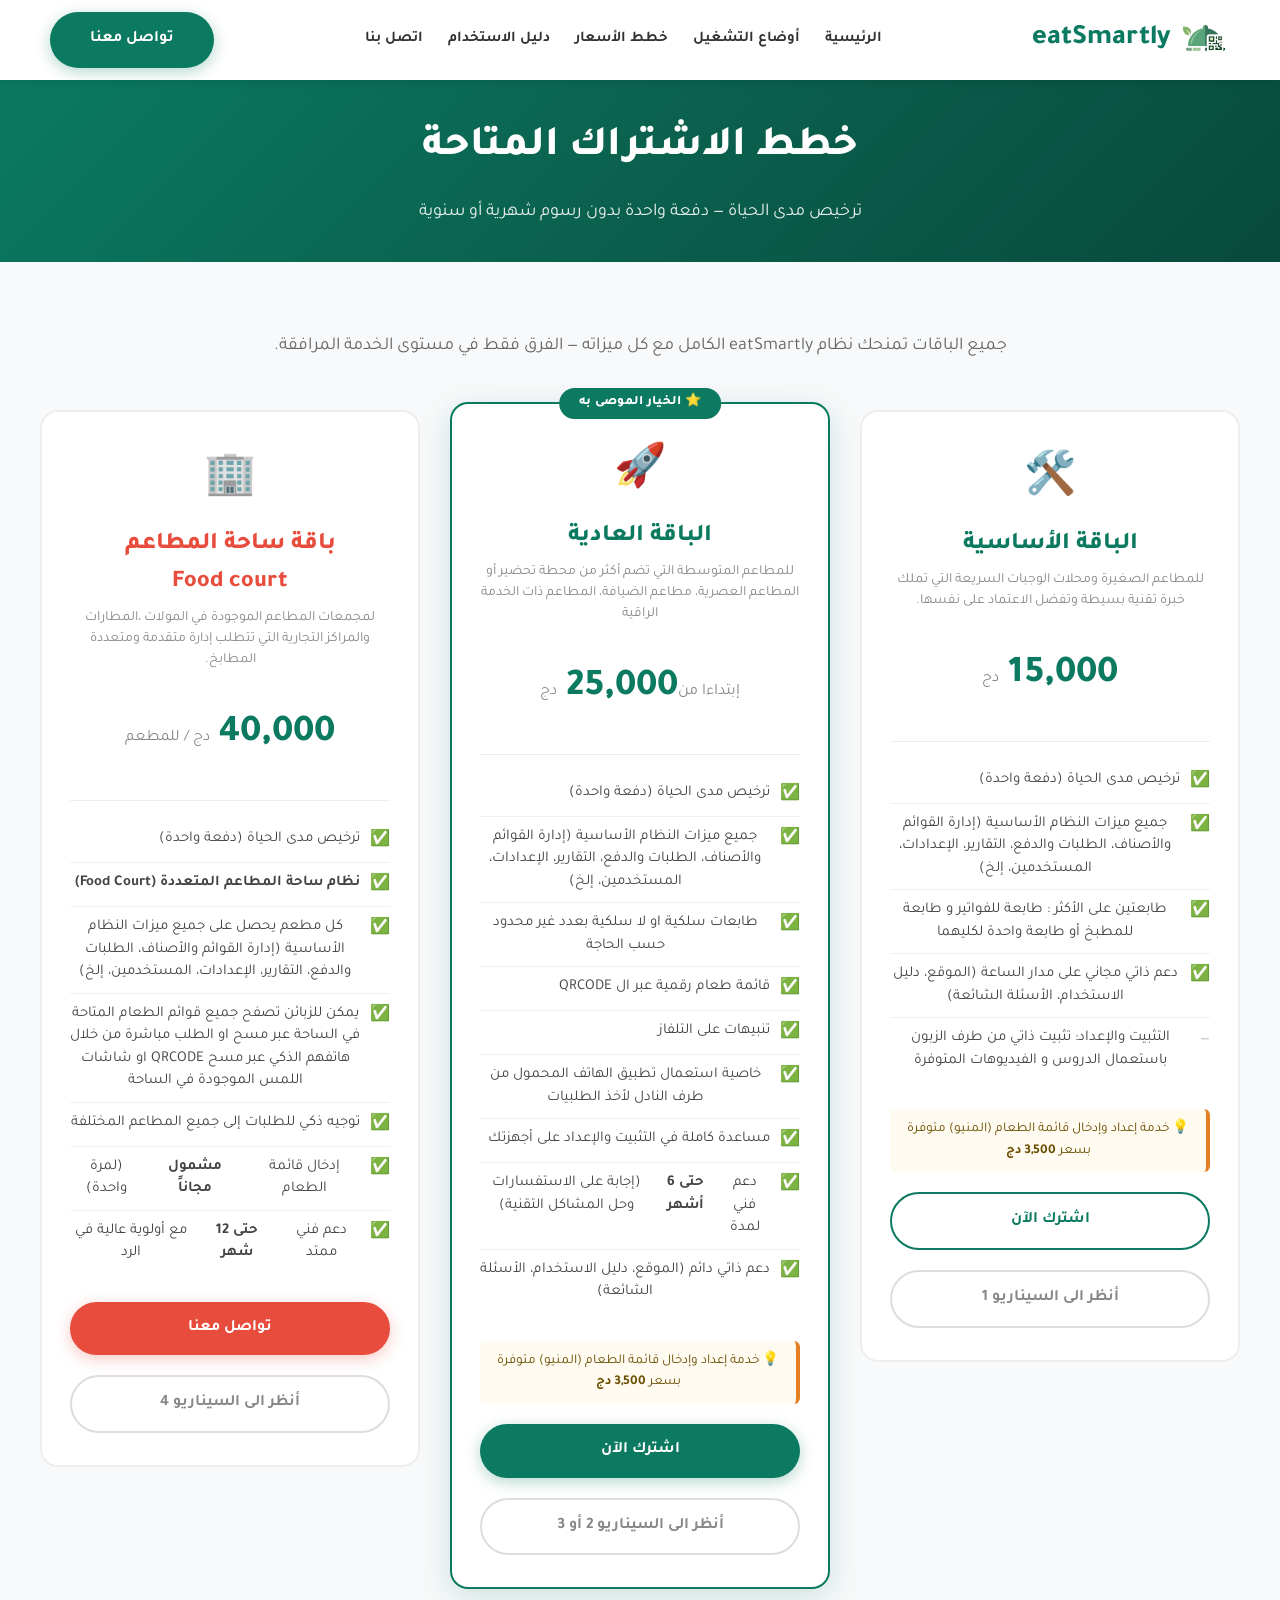
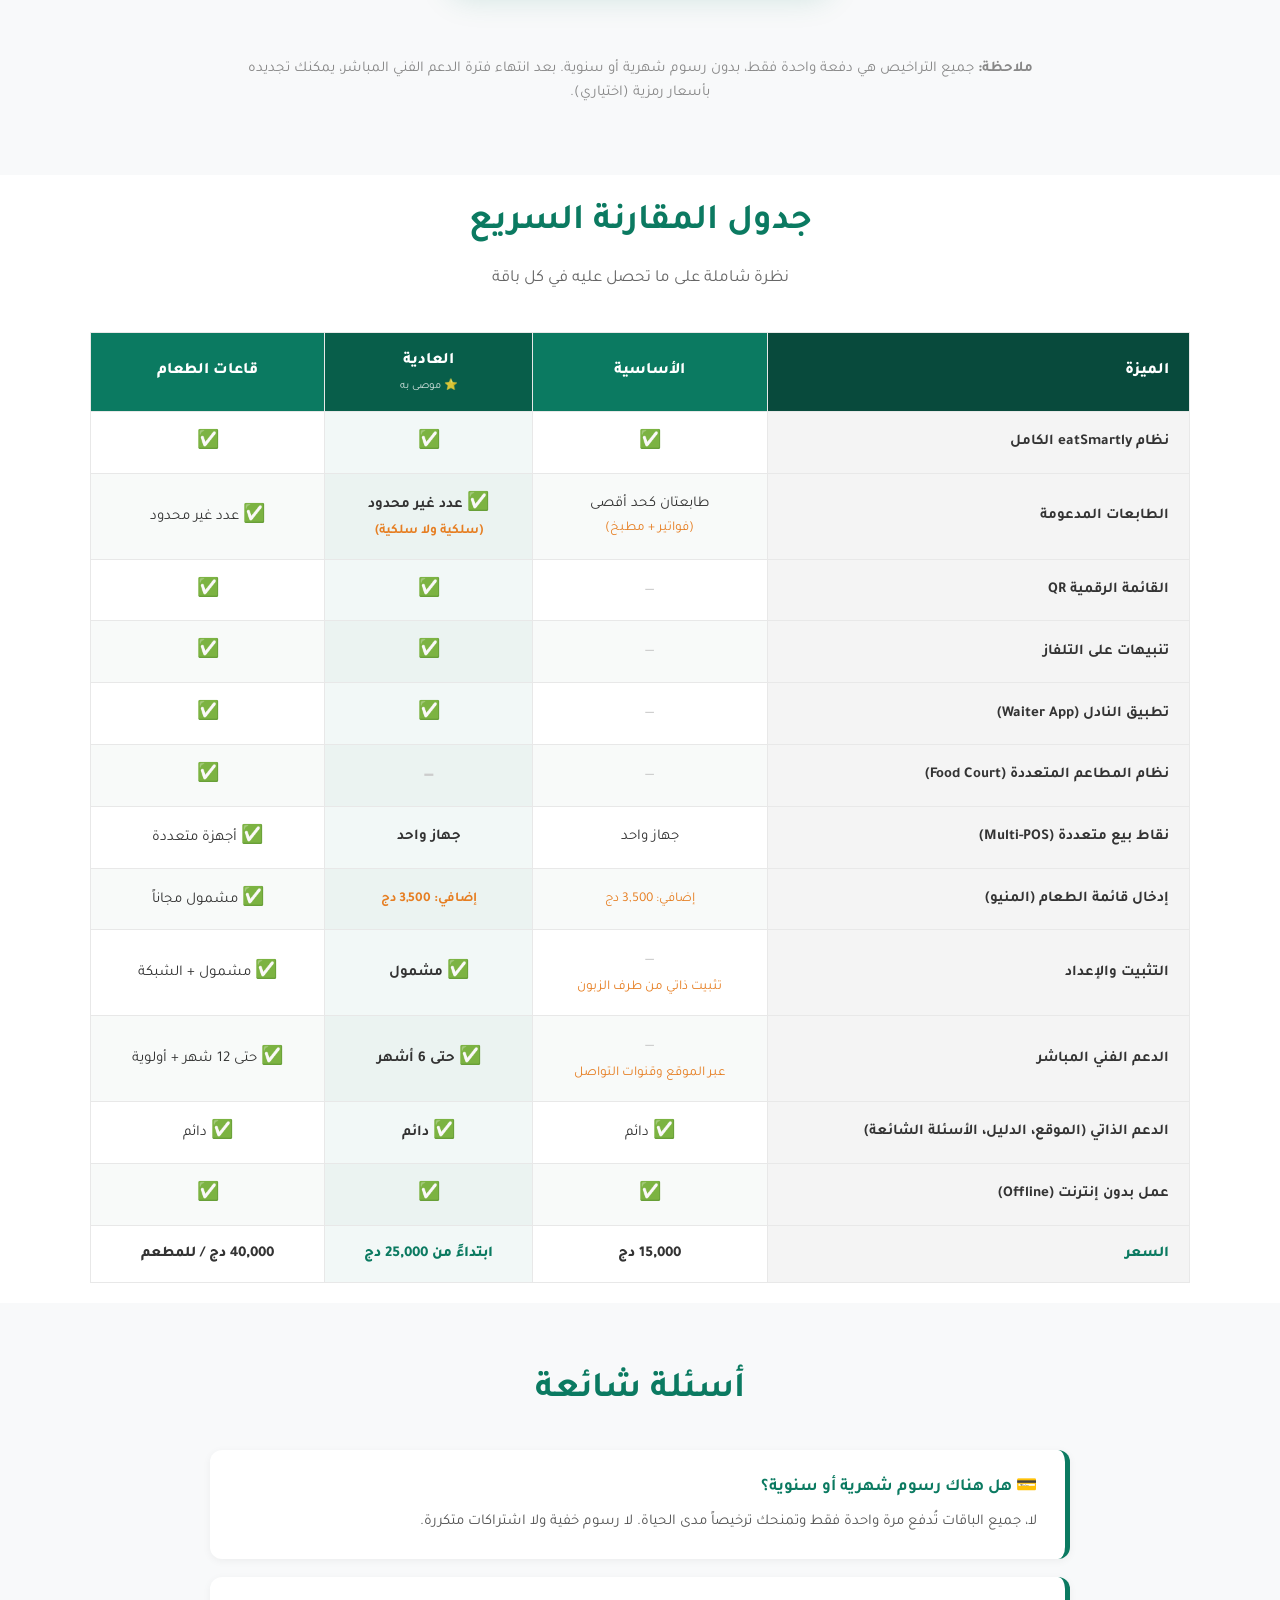
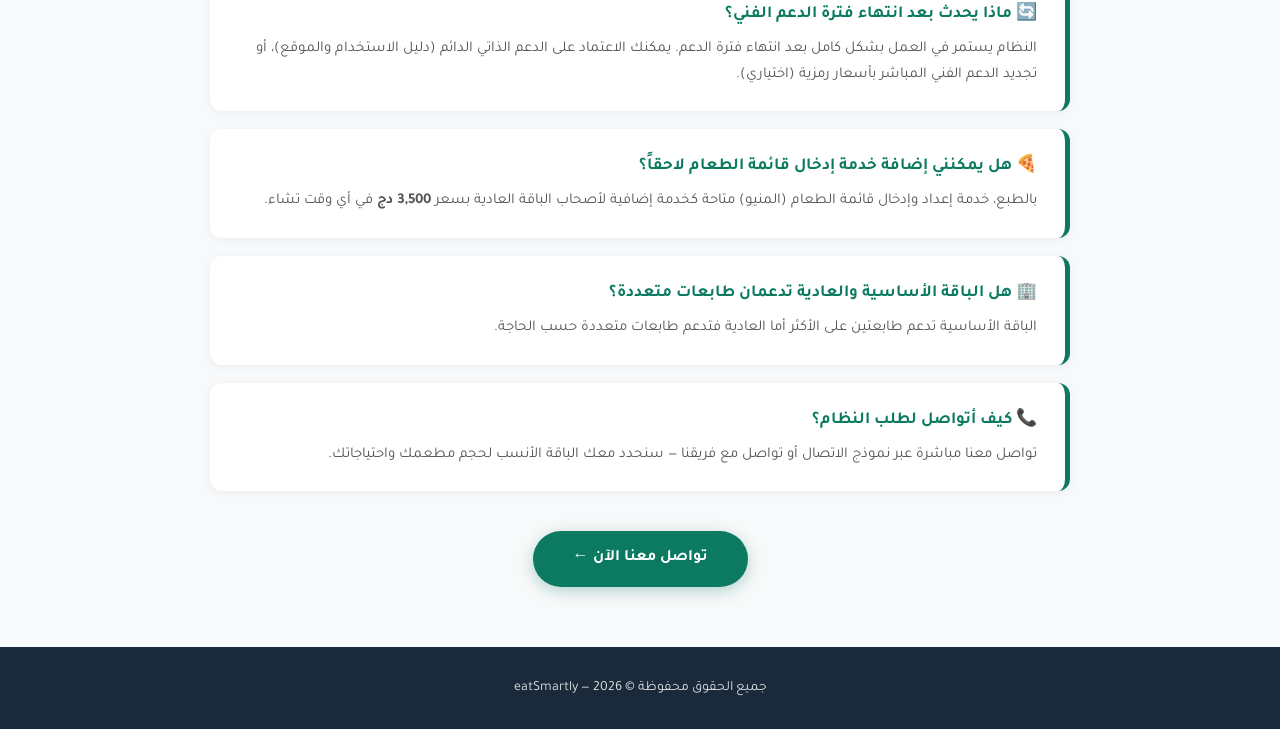
<file: pricing.html>
<!DOCTYPE html>
<html lang="ar-DZ" dir="rtl">

<head>
    <meta charset="UTF-8">
    <meta name="viewport" content="width=device-width, initial-scale=1.0">
    <title>eatSmartly | خطط الأسعار — Tarifs & Abonnements Algérie</title>

    <!-- ══ SEO Core ══════════════════════════════════════════════════════ -->
    <meta name="description" content="أسعار eatSmartly لإدارة المطاعم والمقاهي في الجزائر — خطط مرنة بالدينار الجزائري. Tarifs eatSmartly pour restaurants et cafés en Algérie — abonnements flexibles en DZD.">
    <meta name="keywords" content="أسعار برنامج مطعم الجزائر, اشتراك نظام مطعم, خطط أسعار إدارة مطعم, tarif logiciel restaurant Algérie, abonnement gestion café Algérie, prix système caisse restaurant DZD, eatSmartly prix">
    <meta name="author" content="eatSmartly">
    <meta name="robots" content="index, follow">
    <meta name="theme-color" content="#0b7a61">

    <!-- ══ Geo Targeting — Algeria ════════════════════════════════════════ -->
    <meta name="geo.region" content="DZ">
    <meta name="geo.country" content="Algeria">
    <meta name="geo.placename" content="Algérie / الجزائر">
    <meta name="language" content="ar, fr">

    <!-- ══ Canonical & Hreflang ══════════════════════════════════════════ -->
    <link rel="canonical" href="https://eatsmartly-dz.netlify.app/pricing.html">
    <link rel="alternate" hreflang="ar-DZ" href="https://eatsmartly-dz.netlify.app/pricing.html">
    <link rel="alternate" hreflang="fr-DZ" href="https://eatsmartly-dz.netlify.app/fr/tarifs.html">
    <link rel="alternate" hreflang="x-default" href="https://eatsmartly-dz.netlify.app/pricing.html">

    <!-- ══ Open Graph ════════════════════════════════════════════════════ -->
    <meta property="og:type" content="website">
    <meta property="og:site_name" content="eatSmartly">
    <meta property="og:locale" content="ar_DZ">
    <meta property="og:locale:alternate" content="fr_DZ">
    <meta property="og:url" content="https://eatsmartly-dz.netlify.app/pricing.html">
    <meta property="og:title" content="eatSmartly — خطط الأسعار للمطاعم في الجزائر | Tarifs Restaurants Algérie">
    <meta property="og:description" content="اختر الخطة المناسبة لمطعمك أو مقهاك في الجزائر. Choisissez le plan adapté à votre restaurant ou café en Algérie.">
    <meta property="og:image" content="https://eatsmartly-dz.netlify.app/images/eatSmartly_logo.png">

    <!-- ══ Twitter Card ══════════════════════════════════════════════════ -->
    <meta name="twitter:card" content="summary_large_image">
    <meta name="twitter:title" content="eatSmartly — خطط الأسعار | Tarifs Algérie">
    <meta name="twitter:description" content="أسعار مرنة لإدارة المطاعم في الجزائر. Tarifs flexibles pour restaurants en Algérie.">
    <meta name="twitter:image" content="https://eatsmartly-dz.netlify.app/images/eatSmartly_logo.png">

    <!-- ══ Schema.org — Product Pricing ═════════════════════════════════ -->
    <script type="application/ld+json">
    {
      "@context": "https://schema.org",
      "@type": "WebPage",
      "name": "خطط أسعار eatSmartly — Tarifs eatSmartly",
      "url": "https://eatsmartly-dz.netlify.app/pricing.html",
      "description": "خطط أسعار نظام إدارة المطاعم والمقاهي eatSmartly في الجزائر. Tarifs du logiciel de gestion restaurant eatSmartly en Algérie.",
      "inLanguage": ["ar", "fr"],
      "isPartOf": {
        "@type": "WebSite",
        "name": "eatSmartly",
        "url": "https://eatsmartly-dz.netlify.app"
      },
      "breadcrumb": {
        "@type": "BreadcrumbList",
        "itemListElement": [
          {"@type": "ListItem", "position": 1, "name": "الرئيسية — Accueil", "item": "https://eatsmartly-dz.netlify.app/"},
          {"@type": "ListItem", "position": 2, "name": "خطط الأسعار — Tarifs", "item": "https://eatsmartly-dz.netlify.app/pricing.html"}
        ]
      }
    }
    </script>

    <link rel="icon" type="image/png" href="images/eatSmartly_logo.png">
    <link href="https://fonts.googleapis.com/css2?family=Tajawal:wght@400;700;800&display=swap" rel="stylesheet">
     <link rel="stylesheet" href="css/styles.css?v=<?= filemtime('css/styles.css') ?>">
    <style>
        /* ── Page Hero ─────────────────────────────────────── */
        .price-hero {
            background: linear-gradient(135deg, #0b7a61 0%, #0a5c4a 60%, #084a3c 100%);
            padding: 35px 20px 35px;
            text-align: center;
            color: #fff;
        }

        .price-hero h1 {
            font-size: 42px;
            font-weight: 800;
            margin-bottom: 16px;
        }

        .price-hero p {
            font-size: 18px;
            opacity: 0.9;
            max-width: 680px;
            margin: 0 auto;
        }

        /* ── Pricing Cards ─────────────────────────────────── */
        #pricing-page {
            padding: 70px 20px;
            background: var(--secondary-color);
        }

        #pricing-page .container {
            max-width: 1200px;
            margin: 0 auto;
        }

        #pricing-page h2 {
            margin-bottom: 12px;
        }

        #pricing-page .section-sub {
            color: #666;
            font-size: 18px;
            margin-bottom: 50px;
        }

        /* Three-column grid */
        .pricing-grid-3 {
            display: grid;
            grid-template-columns: repeat(auto-fit, minmax(300px, 1fr));
            gap: 30px;
            align-items: start;
            margin-bottom: 60px;
        }

        .plan-card {
            background: #fff;
            border: 2px solid #eee;
            border-radius: 18px;
            padding: 36px 28px 32px;
            display: flex;
            flex-direction: column;
            transition: transform 0.3s, box-shadow 0.3s;
            position: relative;
        }

        .plan-card:hover {
            transform: translateY(-6px);
            box-shadow: 0 12px 36px rgba(0, 0, 0, 0.1);
            border-color: var(--primary-color);
        }

        /* Highlighted (recommended) card */
        .plan-card.featured {
            border-color: var(--primary-color);
            box-shadow: 0 8px 32px rgba(11, 122, 97, 0.18);
            transform: translateY(-8px);
        }

        .plan-card.featured:hover {
            transform: translateY(-14px);
        }

        .badge-recommended {
            position: absolute;
            top: -16px;
            right: 50%;
            transform: translateX(50%);
            background: var(--primary-color);
            color: #fff;
            font-size: 13px;
            font-weight: 800;
            padding: 5px 20px;
            border-radius: 20px;
            white-space: nowrap;
            letter-spacing: 0.3px;
        }

        .plan-icon {
            font-size: 42px;
            margin-bottom: 10px;
            display: block;
            text-align: center;
        }

        .plan-card h3 {
            font-size: 24px;
            font-weight: 800;
            color: var(--primary-color);
            text-align: center;
            margin-bottom: 6px;
        }

        .plan-card h3.accent {
            color: var(--accent);
        }

        .plan-audience {
            font-size: 14px;
            color: #888;
            text-align: center;
            margin-bottom: 18px;
            line-height: 1.5;
        }

        .plan-price {
            font-size: 38px;
            font-weight: 800;
            color: var(--primary-color);
            text-align: center;
            margin: 16px 0;
        }

        .plan-price span {
            font-size: 16px;
            font-weight: 400;
            color: #888;
        }

        .plan-divider {
            border: none;
            border-top: 1px solid #eee;
            margin: 18px 0;
        }

        .plan-features {
            list-style: none;
            padding: 0;
            margin: 0 0 28px;
            flex: 1;
        }

        .plan-features li {
            display: flex;
            align-items: flex-start;
            gap: 10px;
            padding: 9px 0;
            border-bottom: 1px solid #f0f0f0;
            font-size: 15px;
            color: #444;
            line-height: 1.5;
        }

        .plan-features li:last-child {
            border-bottom: none;
        }

        .plan-features .fi {
            flex-shrink: 0;
            font-style: normal;
            font-size: 16px;
            margin-top: 1px;
        }

        .plan-features .fi.ok {
            color: #0b7a61;
        }

        .plan-features .fi.no {
            color: #bbb;
        }

        .plan-features .fi.opt {
            color: #e67e22;
        }

        .plan-note {
            background: #fffbf0;
            border-right: 4px solid #e67e22;
            border-radius: 6px;
            padding: 10px 14px;
            font-size: 13.5px;
            color: #6b4d00;
            margin-bottom: 20px;
        }

        .plan-cta {
            text-align: center;
            display: flex;
            flex-direction: column;
            gap: 10px;
        }

        .plan-cta .btn {
            width: 100%;
            text-align: center;
            padding: 14px 20px;
        }

        /* ── Comparison Table ──────────────────────────────── */
        #comparison {
            background: #fff;
            padding: 20px 20px;
        }

        #comparison .container {
            max-width: 1100px;
            margin: 0 auto;
        }

        #comparison h2 {
            margin-bottom: 12px;
        }

        #comparison .section-sub {
            color: #666;
            font-size: 17px;
            margin-bottom: 40px;
        }

        .compare-table-wrap {
            overflow-x: auto;
        }

        .compare-table {
            width: 100%;
            border-collapse: collapse;
            font-size: 15px;
            text-align: center;
        }

        .compare-table th,
        .compare-table td {
            padding: 16px 20px;
            border: 1px solid #e8e8e8;
            vertical-align: middle;
        }

        .compare-table thead th {
            background: var(--primary-color);
            color: #fff;
            font-size: 16px;
            font-weight: 800;
        }

        .compare-table thead th:first-child {
            background: #084a3c;
            text-align: right;
        }

        .compare-table thead th.col-featured {
            background: #085e4a;
            position: relative;
        }

        .compare-table thead th.col-featured::after {
            content: '⭐ موصى به';
            display: block;
            font-size: 11px;
            font-weight: 400;
            opacity: 0.85;
            margin-top: 3px;
        }

        .compare-table tbody tr:nth-child(even) {
            background: #f8faf9;
        }

        .compare-table tbody tr:hover {
            background: #edf6f3;
        }

        .compare-table td:first-child {
            text-align: right;
            font-weight: 700;
            color: #333;
            background: #f4f4f4;
        }

        .compare-table td.col-featured {
            background: rgba(11, 122, 97, 0.05);
            font-weight: 700;
        }

        .check {
            color: #0b7a61;
            font-size: 18px;
        }

        .cross {
            color: #ccc;
            font-size: 18px;
        }

        .opt-txt {
            color: #e67e22;
            font-size: 13.5px;
        }

        /* ── FAQ / Notes ───────────────────────────────────── */
        #pricing-notes {
            padding: 60px 20px;
            background: var(--secondary-color);
        }

        #pricing-notes .container {
            max-width: 860px;
            margin: 0 auto;
        }

        #pricing-notes h2 {
            margin-bottom: 30px;
        }

        .note-box {
            background: #fff;
            border-radius: 12px;
            padding: 24px 28px;
            margin-bottom: 18px;
            border-right: 5px solid var(--primary-color);
            box-shadow: 0 2px 8px rgba(0, 0, 0, 0.05);
            text-align: right;
        }

        .note-box h4 {
            color: var(--primary-color);
            font-size: 17px;
            margin-bottom: 8px;
        }

        .note-box p {
            color: #555;
            font-size: 15px;
            line-height: 1.7;
        }

        /* ── Responsive ────────────────────────────────────── */
        @media (max-width: 768px) {
            .price-hero h1 {
                font-size: 28px;
            }

            .price-hero p {
                font-size: 16px;
                display: none;
            }

            .pricing-grid-3 {
                grid-template-columns: 1fr;
            }

            .plan-card.featured {
                transform: none;
            }

            .compare-table th,
            .compare-table td {
                padding: 10px 10px;
                font-size: 13px;
            }
        }
         @media (max-width: 480px) {
            #pricing-page .section-sub {
                display: none;
            }

        }
    </style>
</head>

<body>
    <header>
        <a href="index.html" class="logo">
            <img src="images/eatSmartly_logo.png" alt="eatSmartly Logo">
            <span>eatSmartly</span>
        </a>
        <nav>
            <ul>
                <li><a href="index.html">الرئيسية</a></li>
                <li><a href="scenarios.html">أوضاع التشغيل</a></li>
                <li>
                    <a href="pricing.html">خطط الأسعار</a>
                </li>
                <li><a href="documentation.html">دليل الاستخدام</a></li>

                <li><a href="index.html#contact">اتصل بنا</a></li>
            </ul>
        </nav>
        <a href="index.html#contact" class="btn">تواصل معنا</a>
        <button class="menu-toggle" id="menuToggle" aria-label="القائمة" aria-expanded="false">
            <span></span><span></span><span></span>
        </button>
    </header>

    <!-- ══ Page Hero ═══════════════════════════════════════ -->
    <div class="price-hero">
        <h1>خطط الاشتراك المتاحة</h1>
        <p>ترخيص مدى الحياة — دفعة واحدة بدون رسوم شهرية أو سنوية</p>
    </div>

    <!-- ══ Pricing Cards ════════════════════════════════════ -->
    <section id="pricing-page">
        <div class="container">
            <p class="section-sub">جميع الباقات تمنحك نظام <span dir="ltr">eatSmartly</span> الكامل مع كل ميزاته — الفرق
                فقط في مستوى الخدمة المرافقة.</p>

            <div class="pricing-grid-3">

                <!-- ── 1. Basic Plan ─────────────────────── -->
                <div class="plan-card">
                    <span class="plan-icon">🛠️</span>
                    <h3>الباقة الأساسية</h3>
                    <p class="plan-audience">للمطاعم الصغيرة ومحلات الوجبات السريعة التي تملك خبرة تقنية بسيطة وتفضل
                        الاعتماد على نفسها.</p>
                    <div class="plan-price">15,000 <span>دج</span></div>
                    <hr class="plan-divider">
                    <ul class="plan-features">
                        <li><i class="fi ok">✅</i> ترخيص مدى الحياة (دفعة واحدة)</li>
                        <li><i class="fi ok">✅</i>جميع ميزات النظام الأساسية (إدارة القوائم والأصناف، الطلبات والدفع،
                            التقارير، الإعدادات، المستخدمين، إلخ)</li>
                        <li><i class="fi ok">✅</i>طابعتين على الأكثر : طابعة للفواتير و طابعة للمطبخ أو طابعة واحدة
                            لكليهما</li>
                        <li><i class="fi ok">✅</i> دعم ذاتي مجاني على مدار الساعة (الموقع، دليل الاستخدام، الأسئلة
                            الشائعة)</li>
                        <li><i class="fi no">—</i> التثبيت والإعداد: تثبيت ذاتي من طرف الزبون باستعمال الدروس و
                            الفيديوهات المتوفرة</li>
                    </ul>
                    <div class="plan-note">
                        💡 خدمة إعداد وإدخال قائمة الطعام (المنيو) متوفرة بسعر <strong>3,500 دج</strong>
                    </div>
                    <div class="plan-cta">
                        <!-- <a href="index.html#contact" class="btn btn-outline" style="color: var(--primary-color); background: transparent; border: 2px solid var(--primary-color); box-shadow: none;">اشترك الآن</a> -->
                        <!-- Button for Basic Package -->
                        <a href="https://wa.me/213552791323?text=%D9%85%D8%B1%D8%AD%D8%A8%D8%A7%D9%8B%D8%8C%20%D8%A3%D8%B1%D9%8A%D8%AF%20%D8%A7%D9%84%D8%A7%D8%B4%D8%AA%D8%B1%D8%A7%D9%83%20%D9%81%D9%8A%20%D8%A7%D9%84%D8%A8%D8%A7%D9%82%D8%A9%20%D8%A7%D9%84%D8%A3%D8%B3%D8%A7%D8%B3%D9%8A%D8%A9"
                            target="_blank" rel="noopener noreferrer" class="btn btn-outline" style="color: var(--primary-color); background: transparent; border: 2px solid var(--primary-color); box-shadow: none;">
                            اشترك الآن
                        </a>
                        <a href="scenarios.html#1st-scenario" class="btn btn-outline"
                            style="color: #888; background: transparent; border: 2px solid #ddd; box-shadow: none; margin-top: 10px;">أنظر
                            الى
                            السيناريو 1</a>
                    </div>
                </div>

                <!-- ── 2. Regular Plan (Featured) ────────── -->
                <div class="plan-card featured">
                    <span class="badge-recommended">⭐ الخيار الموصى به</span>
                    <span class="plan-icon">🚀</span>
                    <h3>الباقة العادية</h3>
                    <p class="plan-audience">للمطاعم المتوسطة التي تضم أكثر من محطة تحضير أو المطاعم العصرية، مطاعم الضيافة، المطاعم ذات الخدمة الراقية</p>
                    <div class="plan-price"><span>إبتداءا من</span>25,000 <span>دج</span></div>
                    <hr class="plan-divider">
                    <ul class="plan-features">
                        <li><i class="fi ok">✅</i> ترخيص مدى الحياة (دفعة واحدة)</li>
                        <li><i class="fi ok">✅</i>جميع ميزات النظام الأساسية (إدارة القوائم والأصناف، الطلبات والدفع،
                            التقارير، الإعدادات، المستخدمين، إلخ)</li>
                        <li><i class="fi ok">✅</i>طابعات سلكية او لا سلكية بعدد غير محدود حسب الحاجة</li>
                        <li><i class="fi ok">✅</i>قائمة طعام رقمية عبر ال QRCODE</li>
                        <li><i class="fi ok">✅</i>تنبيهات على التلفاز</li>
                        <li><i class="fi ok">✅</i>خاصية استعمال تطبيق الهاتف المحمول من طرف النادل لأخذ الطلبيات</li>
                        <li><i class="fi ok">✅</i> مساعدة كاملة في التثبيت والإعداد على أجهزتك</li>
                        <li><i class="fi ok">✅</i> دعم فني لمدة <strong>حتى 6 أشهر</strong> (إجابة على الاستفسارات وحل
                            المشاكل التقنية)</li>
                        <li><i class="fi ok">✅</i> دعم ذاتي دائم (الموقع، دليل الاستخدام، الأسئلة الشائعة)</li>
                    </ul>
                    <div class="plan-note">
                        💡 خدمة إعداد وإدخال قائمة الطعام (المنيو) متوفرة بسعر <strong>3,500 دج</strong>
                    </div>
                    <div class="plan-cta">
                        <!-- <a href="index.html#contact" class="btn">اشترك الآن</a> -->
                        <!-- Button for Standard Package -->
                        <a href="https://wa.me/213552791323?text=%D9%85%D8%B1%D8%AD%D8%A8%D8%A7%D9%8B%D8%8C%20%D8%A3%D8%B1%D9%8A%D8%AF%20%D8%A7%D9%84%D8%A7%D8%B4%D8%AA%D8%B1%D8%A7%D9%83%20%D9%81%D9%8A%20%D8%A7%D9%84%D8%A8%D8%A7%D9%82%D8%A9%20%D8%A7%D9%84%D8%B9%D8%A7%D8%AF%D9%8A%D8%A9"
                            target="_blank" rel="noopener noreferrer" class="btn">
                            اشترك الآن
                        </a>
                        <a href="scenarios.html#2nd-scenario" class="btn btn-outline"
                            style="color: #888; background: transparent; border: 2px solid #ddd; box-shadow: none; margin-top: 10px;">أنظر                الى السيناريو 2 أو 3</a>
                    </div>
                </div>

                <!-- ── 3. Food Court Plan ─────────────────── -->
                <div class="plan-card">
                    <span class="plan-icon">🏢</span>
                    <h3 class="accent">باقة ساحة المطاعم <br>Food court</h3>
                    <p class="plan-audience">لمجمعات المطاعم الموجودة في المولات ،المطارات والمراكز التجارية التي تتطلب
                        إدارة متقدمة ومتعددة المطابخ.</p>
                    <div class="plan-price">40,000 <span>دج / للمطعم</span></div>
                    <hr class="plan-divider">
                    <ul class="plan-features">
                        <li><i class="fi ok">✅</i> ترخيص مدى الحياة (دفعة واحدة)</li>
                        <li><i class="fi ok">✅</i> <strong>نظام ساحة المطاعم المتعددة <span dir="ltr">(Food
                                    Court)</span></strong></li>
                        <li><i class="fi ok">✅</i>كل مطعم يحصل على جميع ميزات النظام الأساسية (إدارة القوائم والأصناف،
                            الطلبات والدفع، التقارير، الإعدادات، المستخدمين، إلخ)</li>
                        <li><i class="fi ok">✅</i> يمكن للزبائن تصفح جميع قوائم الطعام المتاحة في الساحة عبر مسح او
                            الطلب مباشرة من خلال هاتفهم الذكي عبر مسح QRCODE او شاشات اللمس الموجودة في الساحة</li>
                        <li><i class="fi ok">✅</i> توجيه ذكي للطلبات إلى جميع المطاعم المختلفة</li>
                        <li><i class="fi ok">✅</i> إدخال قائمة الطعام <strong>مشمول مجاناً</strong> (لمرة واحدة)</li>
                        <li><i class="fi ok">✅</i> دعم فني ممتد <strong>حتى 12 شهر</strong> مع أولوية عالية في الرد</li>
                    </ul>
                    <div class="plan-cta">
                        <!-- <a href="index.html#contact" class="btn btn-accent">تواصل معنا</a> -->
                        <!-- Button for Food Court Package -->
                        <a href="https://wa.me/213552791323?text=%D9%85%D8%B1%D8%AD%D8%A8%D8%A7%D9%8B%D8%8C%20%D8%A3%D8%B1%D9%8A%D8%AF%20%D8%A7%D9%84%D8%A7%D8%B4%D8%AA%D8%B1%D8%A7%D9%83%20%D9%81%D9%8A%20%D8%A8%D8%A7%D9%82%D8%A9%20%D8%B3%D8%A7%D8%AD%D8%A9%20%D8%A7%D9%84%D9%85%D8%B7%D8%A7%D8%B9%D9%85"
                            target="_blank" rel="noopener noreferrer" class="btn btn-accent">
                            تواصل معنا
                        </a>
                        <a href="scenarios.html#4th-scenario" class="btn btn-outline"
                            style="color: #888; background: transparent; border: 2px solid #ddd; box-shadow: none; margin-top: 10px;">أنظر
                            الى السيناريو 4</a>
                    </div>
                </div>

            </div>

            <p style="font-size: 15px; color: #888; text-align: center; max-width: 800px; margin: 0 auto;">
                <strong>ملاحظة:</strong> جميع التراخيص هي دفعة واحدة فقط، بدون رسوم شهرية أو سنوية.
                بعد انتهاء فترة الدعم الفني المباشر، يمكنك تجديده بأسعار رمزية (اختياري).
            </p>
        </div>
    </section>

    <!-- ══ Comparison Table ═════════════════════════════════ -->
    <section id="comparison">
        <div class="container">
            <h2>جدول المقارنة السريع</h2>
            <p class="section-sub">نظرة شاملة على ما تحصل عليه في كل باقة</p>
            <div class="compare-table-wrap">
                <table class="compare-table">
                    <thead>
                        <tr>
                            <th>الميزة</th>
                            <th>الأساسية</th>
                            <th class="col-featured">العادية</th>
                            <th>قاعات الطعام</th>
                        </tr>
                    </thead>
                    <tbody>
                        <tr>
                            <td>نظام <span dir="ltr">eatSmartly</span> الكامل</td>
                            <td><span class="check">✅</span></td>
                            <td class="col-featured"><span class="check">✅</span></td>
                            <td><span class="check">✅</span></td>
                        </tr>
                        <tr>
                            <td>الطابعات المدعومة</td>
                            <td>طابعتان كحد أقصى<br><span class="opt-txt">(فواتير + مطبخ)</span></td>
                            <td class="col-featured"><span class="check">✅</span> عدد غير محدود<br><span
                                    class="opt-txt">(سلكية ولا سلكية)</span></td>
                            <td><span class="check">✅</span> عدد غير محدود</td>
                        </tr>
                        <tr>
                            <td>القائمة الرقمية <span dir="ltr">QR</span></td>
                            <td><span class="cross">—</span></td>
                            <td class="col-featured"><span class="check">✅</span></td>
                            <td><span class="check">✅</span></td>
                        </tr>
                        <tr>
                            <td>تنبيهات على التلفاز</td>
                            <td><span class="cross">—</span></td>
                            <td class="col-featured"><span class="check">✅</span></td>
                            <td><span class="check">✅</span></td>
                        </tr>
                        <tr>
                            <td>تطبيق النادل (Waiter App)</td>
                            <td><span class="cross">—</span></td>
                            <td class="col-featured"><span class="check">✅</span></td>
                            <td><span class="check">✅</span></td>
                        </tr>
                        <tr>
                            <td>نظام المطاعم المتعددة <span dir="ltr">(Food Court)</span></td>
                            <td><span class="cross">—</span></td>
                            <td class="col-featured"><span class="cross">—</span></td>
                            <td><span class="check">✅</span></td>
                        </tr>
                        <tr>
                            <td>نقاط بيع متعددة <span dir="ltr">(Multi-POS)</span></td>
                            <td>جهاز واحد</td>
                            <td class="col-featured">جهاز واحد</td>
                            <td><span class="check">✅</span> أجهزة متعددة</td>
                        </tr>
                        <tr>
                            <td>إدخال قائمة الطعام (المنيو)</td>
                            <td><span class="opt-txt">إضافي: 3,500 دج</span></td>
                            <td class="col-featured"><span class="opt-txt">إضافي: 3,500 دج</span></td>
                            <td><span class="check">✅</span> مشمول مجاناً</td>
                        </tr>
                        <tr>
                            <td>التثبيت والإعداد</td>
                            <td><span class="cross">—</span><br><span class="opt-txt">تثبيت ذاتي من طرف الزبون</span>
                            </td>
                            <td class="col-featured"><span class="check">✅</span> مشمول</td>
                            <td><span class="check">✅</span> مشمول + الشبكة</td>
                        </tr>
                        <tr>
                            <td>الدعم الفني المباشر</td>
                            <td><span class="cross">—</span><br><span class="opt-txt">عبر الموقع وقنوات التواصل</span></td>
                            <td class="col-featured"><span class="check">✅</span> حتى 6 أشهر</td>
                            <td><span class="check">✅</span> حتى 12 شهر + أولوية</td>
                        </tr>
                        <tr>
                            <td>الدعم الذاتي (الموقع، الدليل، الأسئلة الشائعة)</td>
                            <td><span class="check">✅</span> دائم</td>
                            <td class="col-featured"><span class="check">✅</span> دائم</td>
                            <td><span class="check">✅</span> دائم</td>
                        </tr>
                        <tr>
                            <td>عمل بدون إنترنت <span dir="ltr">(Offline)</span></td>
                            <td><span class="check">✅</span></td>
                            <td class="col-featured"><span class="check">✅</span></td>
                            <td><span class="check">✅</span></td>
                        </tr>
                        <tr>
                            <td style="font-weight:800; color: var(--primary-color);">السعر</td>
                            <td style="font-weight:800;">15,000 دج</td>
                            <td class="col-featured" style="font-weight:800; color: var(--primary-color);"> ابتداءً من 25,000 دج
                            </td>
                            <td style="font-weight:800;">40,000 دج / للمطعم</td>
                        </tr>
                    </tbody>
                </table>
            </div>
        </div>
    </section>

    <!-- ══ Notes & FAQ ══════════════════════════════════════ -->
    <section id="pricing-notes">
        <div class="container">
            <h2>أسئلة شائعة</h2>

            <div class="note-box">
                <h4>💳 هل هناك رسوم شهرية أو سنوية؟</h4>
                <p>لا، جميع الباقات تُدفع مرة واحدة فقط وتمنحك ترخيصاً مدى الحياة. لا رسوم خفية ولا اشتراكات متكررة.</p>
            </div>

            <div class="note-box">
                <h4>🔄 ماذا يحدث بعد انتهاء فترة الدعم الفني؟</h4>
                <p>النظام يستمر في العمل بشكل كامل بعد انتهاء فترة الدعم. يمكنك الاعتماد على الدعم الذاتي الدائم (دليل
                    الاستخدام والموقع)، أو تجديد الدعم الفني المباشر بأسعار رمزية (اختياري).</p>
            </div>

            <div class="note-box">
                <h4>🍕 هل يمكنني إضافة خدمة إدخال قائمة الطعام لاحقاً؟</h4>
                <p>بالطبع، خدمة إعداد وإدخال قائمة الطعام (المنيو) متاحة كخدمة إضافية لأصحاب الباقة العادية بسعر
                    <strong>3,500 دج</strong> في أي وقت تشاء.</p>
            </div>

            <div class="note-box">
                <h4>🏢 هل الباقة الأساسية والعادية تدعمان طابعات متعددة؟</h4>
                <p>الباقة الأساسية تدعم طابعتين على الأكثر أما العادية فتدعم طابعات متعددة حسب الحاجة.</p>
            </div>

            <div class="note-box">
                <h4>📞 كيف أتواصل لطلب النظام؟</h4>
                <p>تواصل معنا مباشرة عبر نموذج الاتصال أو تواصل مع فريقنا — سنحدد معك الباقة الأنسب لحجم مطعمك
                    واحتياجاتك.</p>
            </div>

            <div style="text-align:center; margin-top: 40px;">
                <a href="index.html#contact" class="btn">تواصل معنا الآن &larr;</a>
            </div>
        </div>
    </section>

    <footer>
        <p>جميع الحقوق محفوظة &copy; 2026 — <span dir="ltr">eatSmartly</span></p>
    </footer>

    <script>
        // Hamburger menu
        (function () {
            var toggle = document.getElementById('menuToggle');
            var nav = toggle && toggle.closest('header').querySelector('nav');
            if (toggle && nav) {
                toggle.addEventListener('click', function () {
                    var open = nav.classList.toggle('open');
                    toggle.classList.toggle('open', open);
                    toggle.setAttribute('aria-expanded', open);
                });
                nav.querySelectorAll('a').forEach(function (a) {
                    a.addEventListener('click', function () {
                        nav.classList.remove('open');
                        toggle.classList.remove('open');
                        toggle.setAttribute('aria-expanded', 'false');
                    });
                });
            }
        })();
    </script>
</body>

</html>
</file>
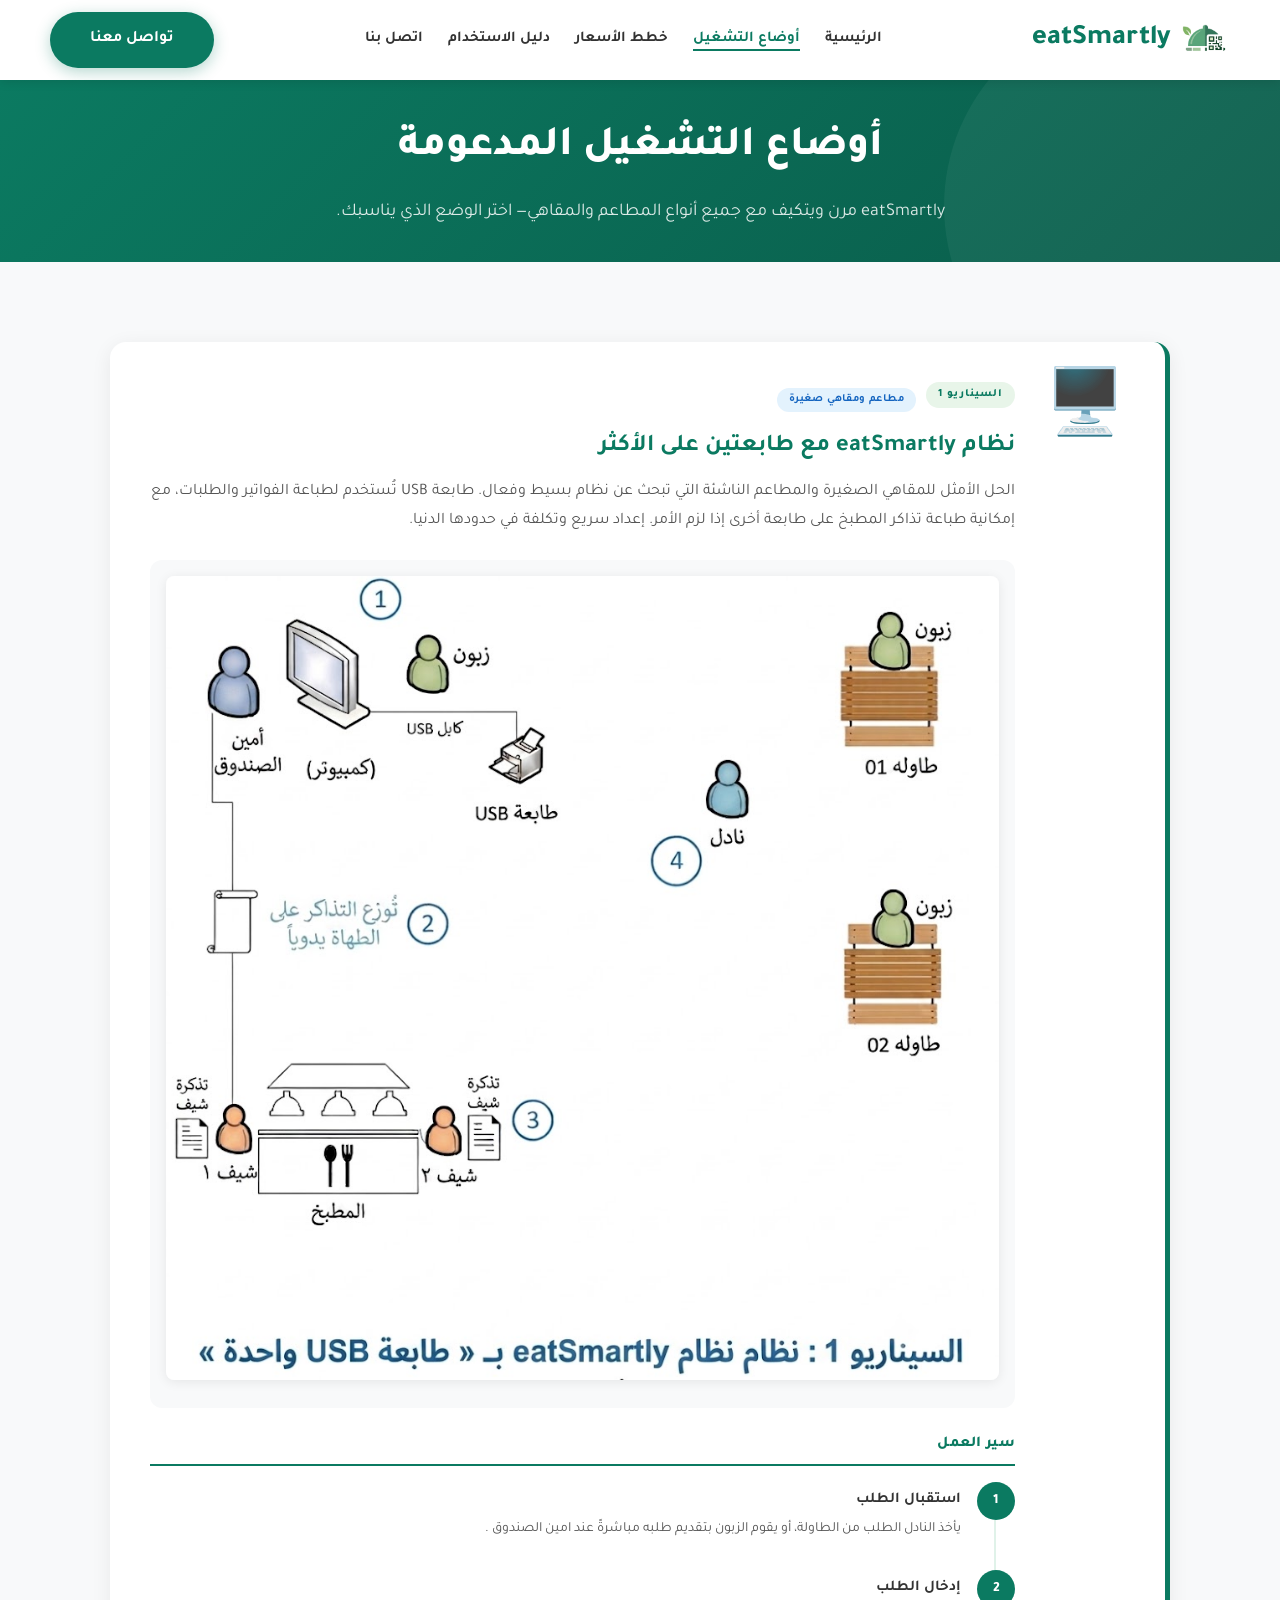
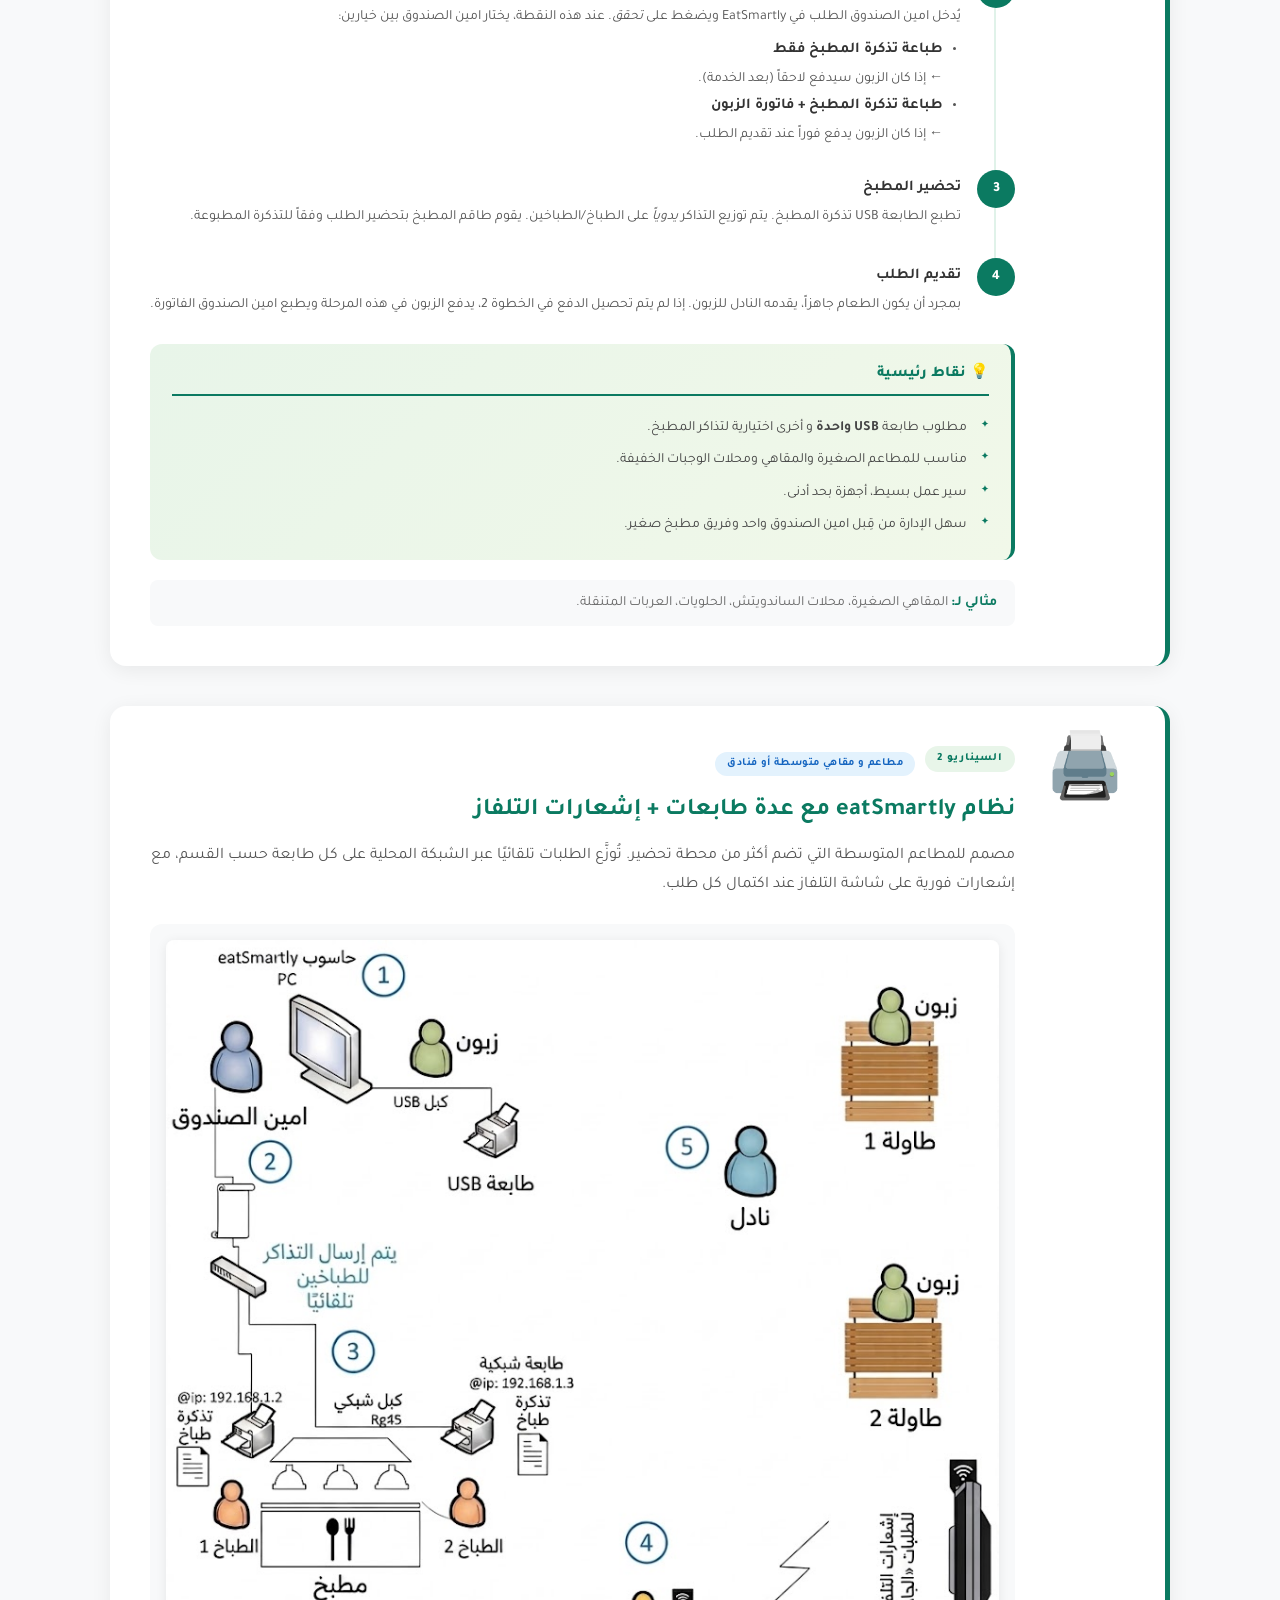
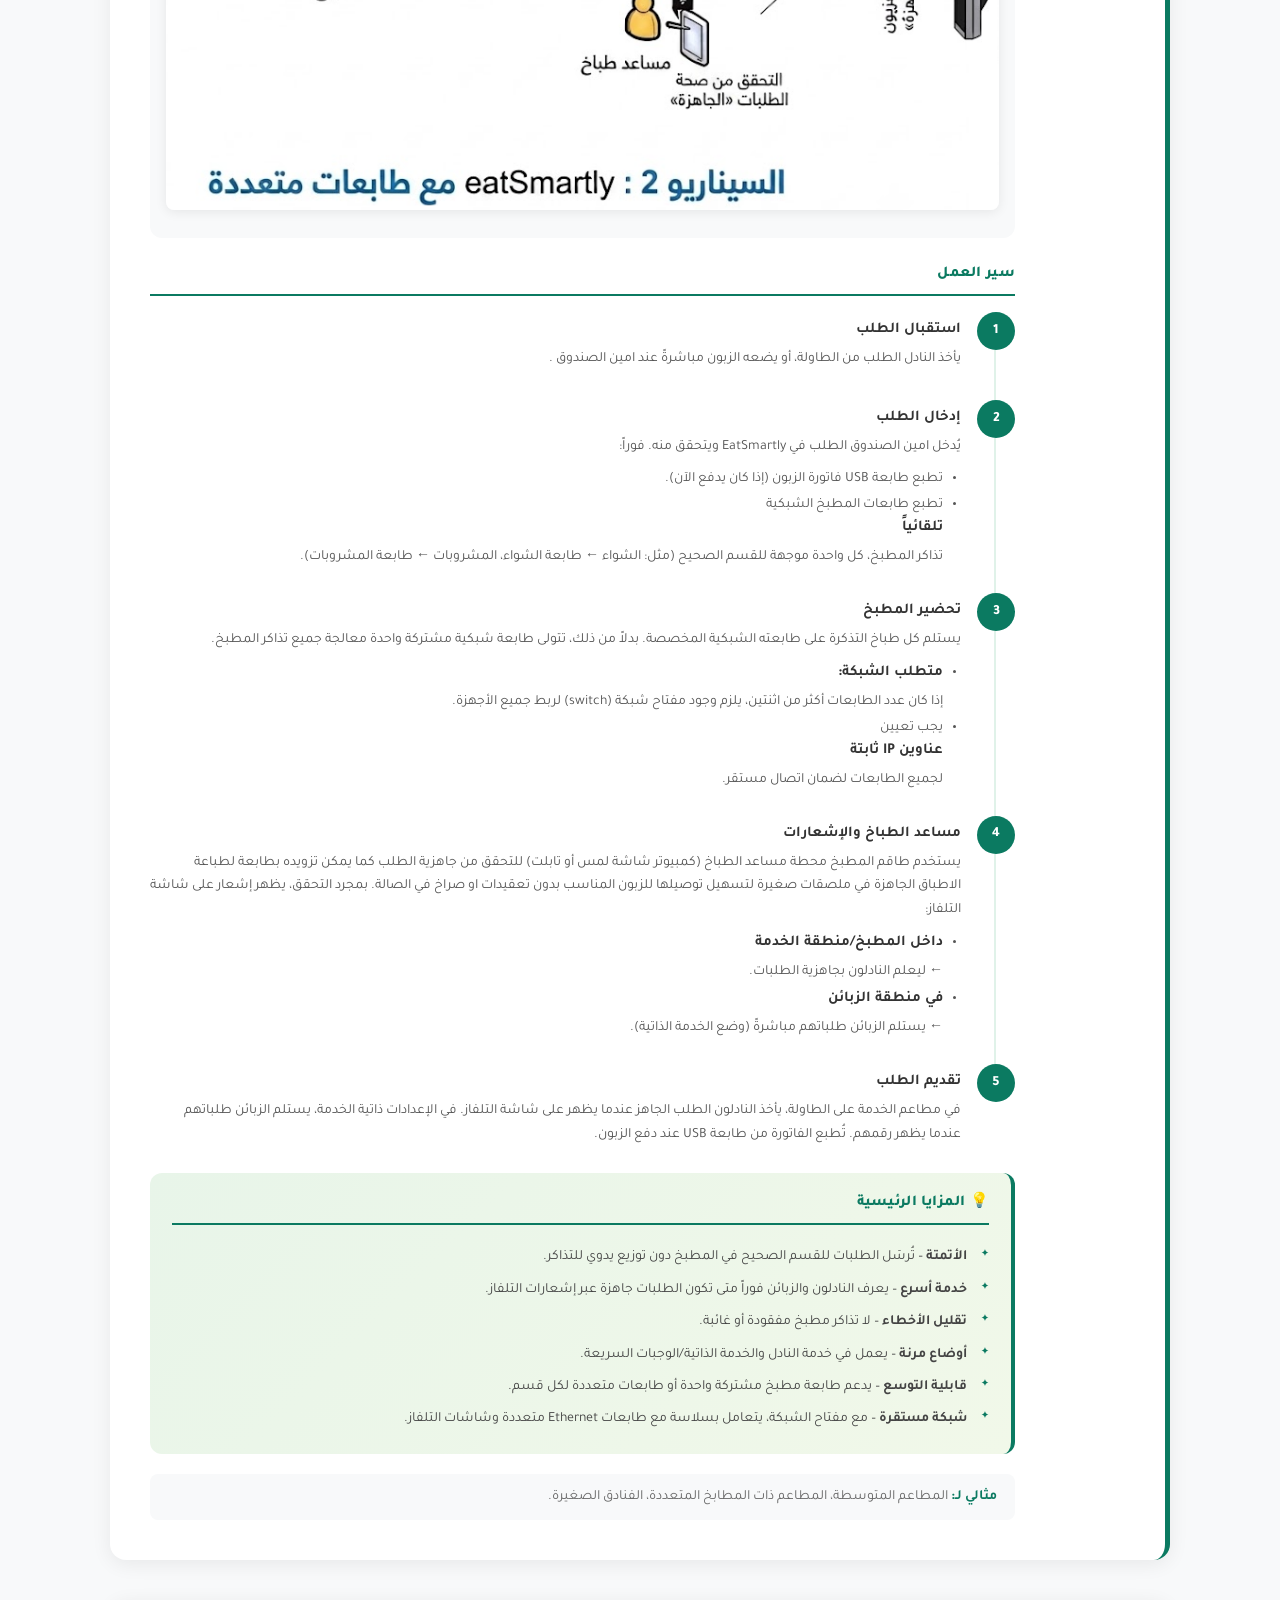
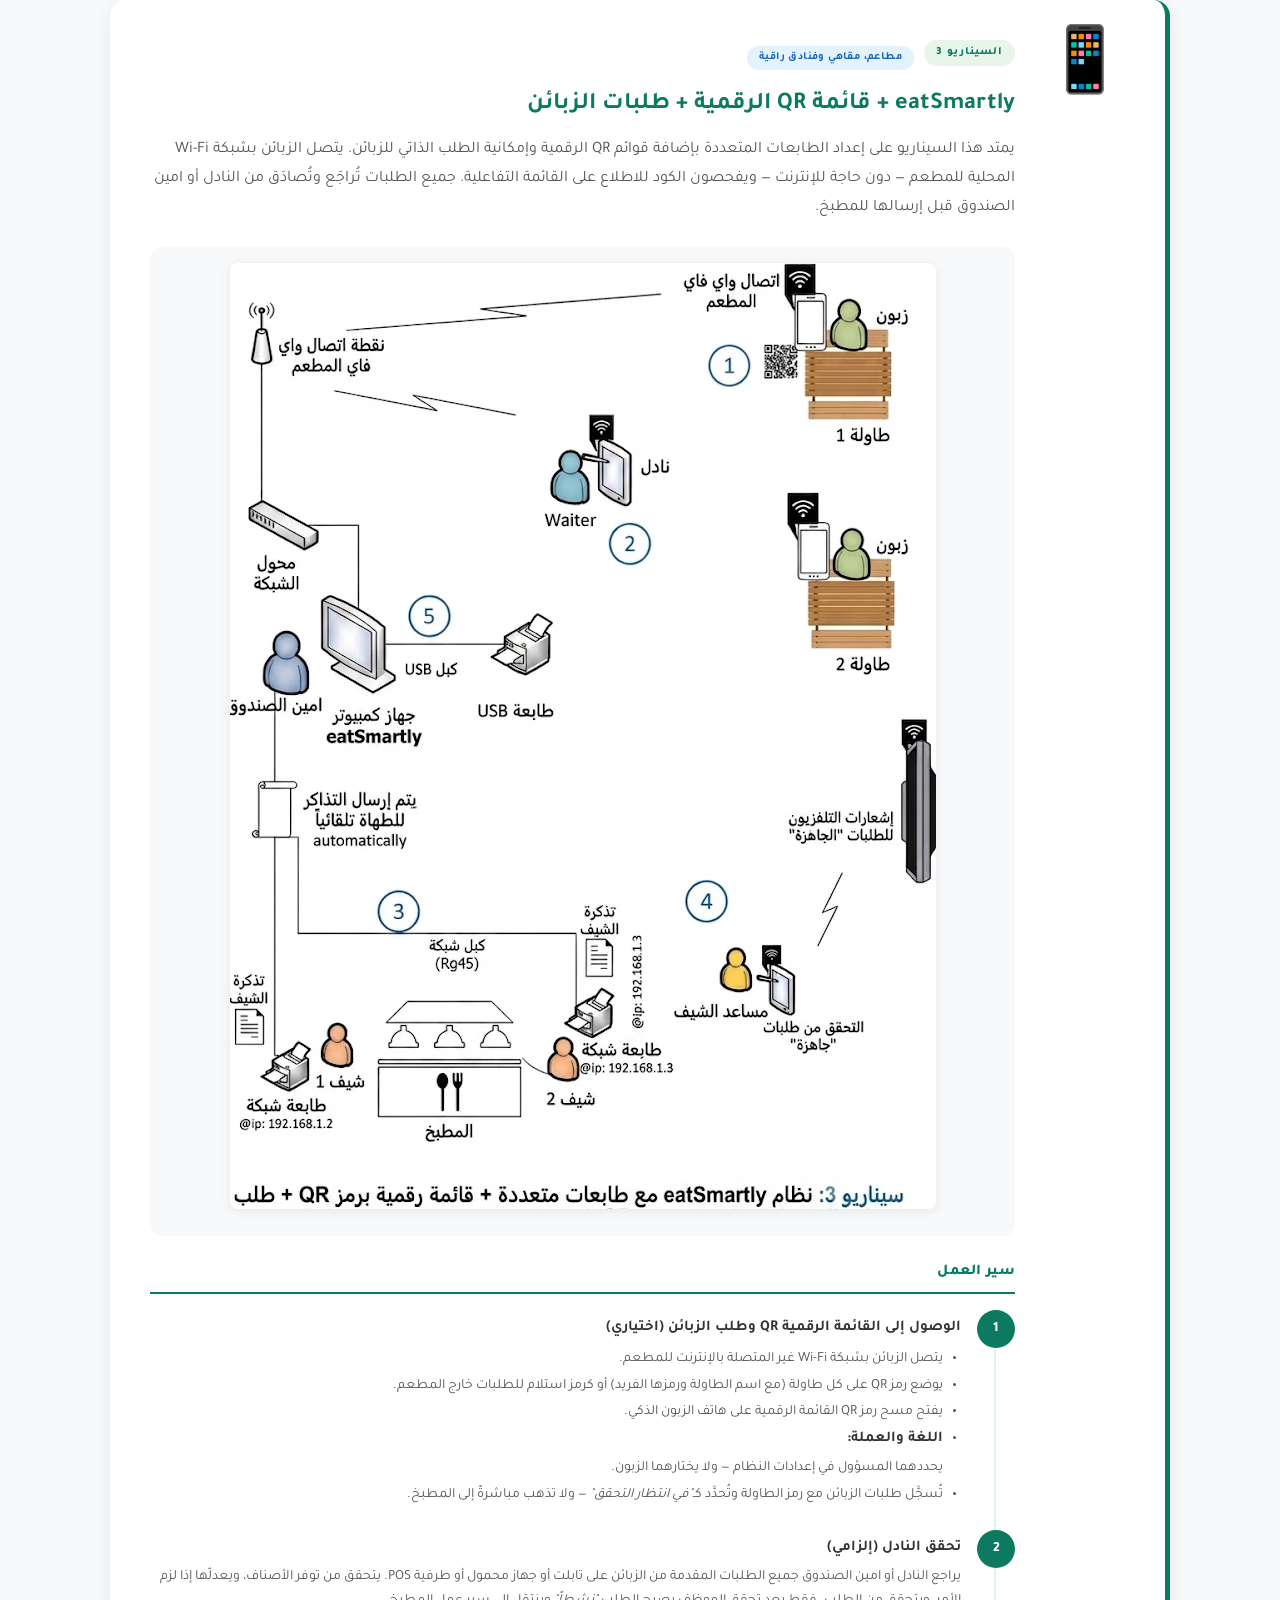
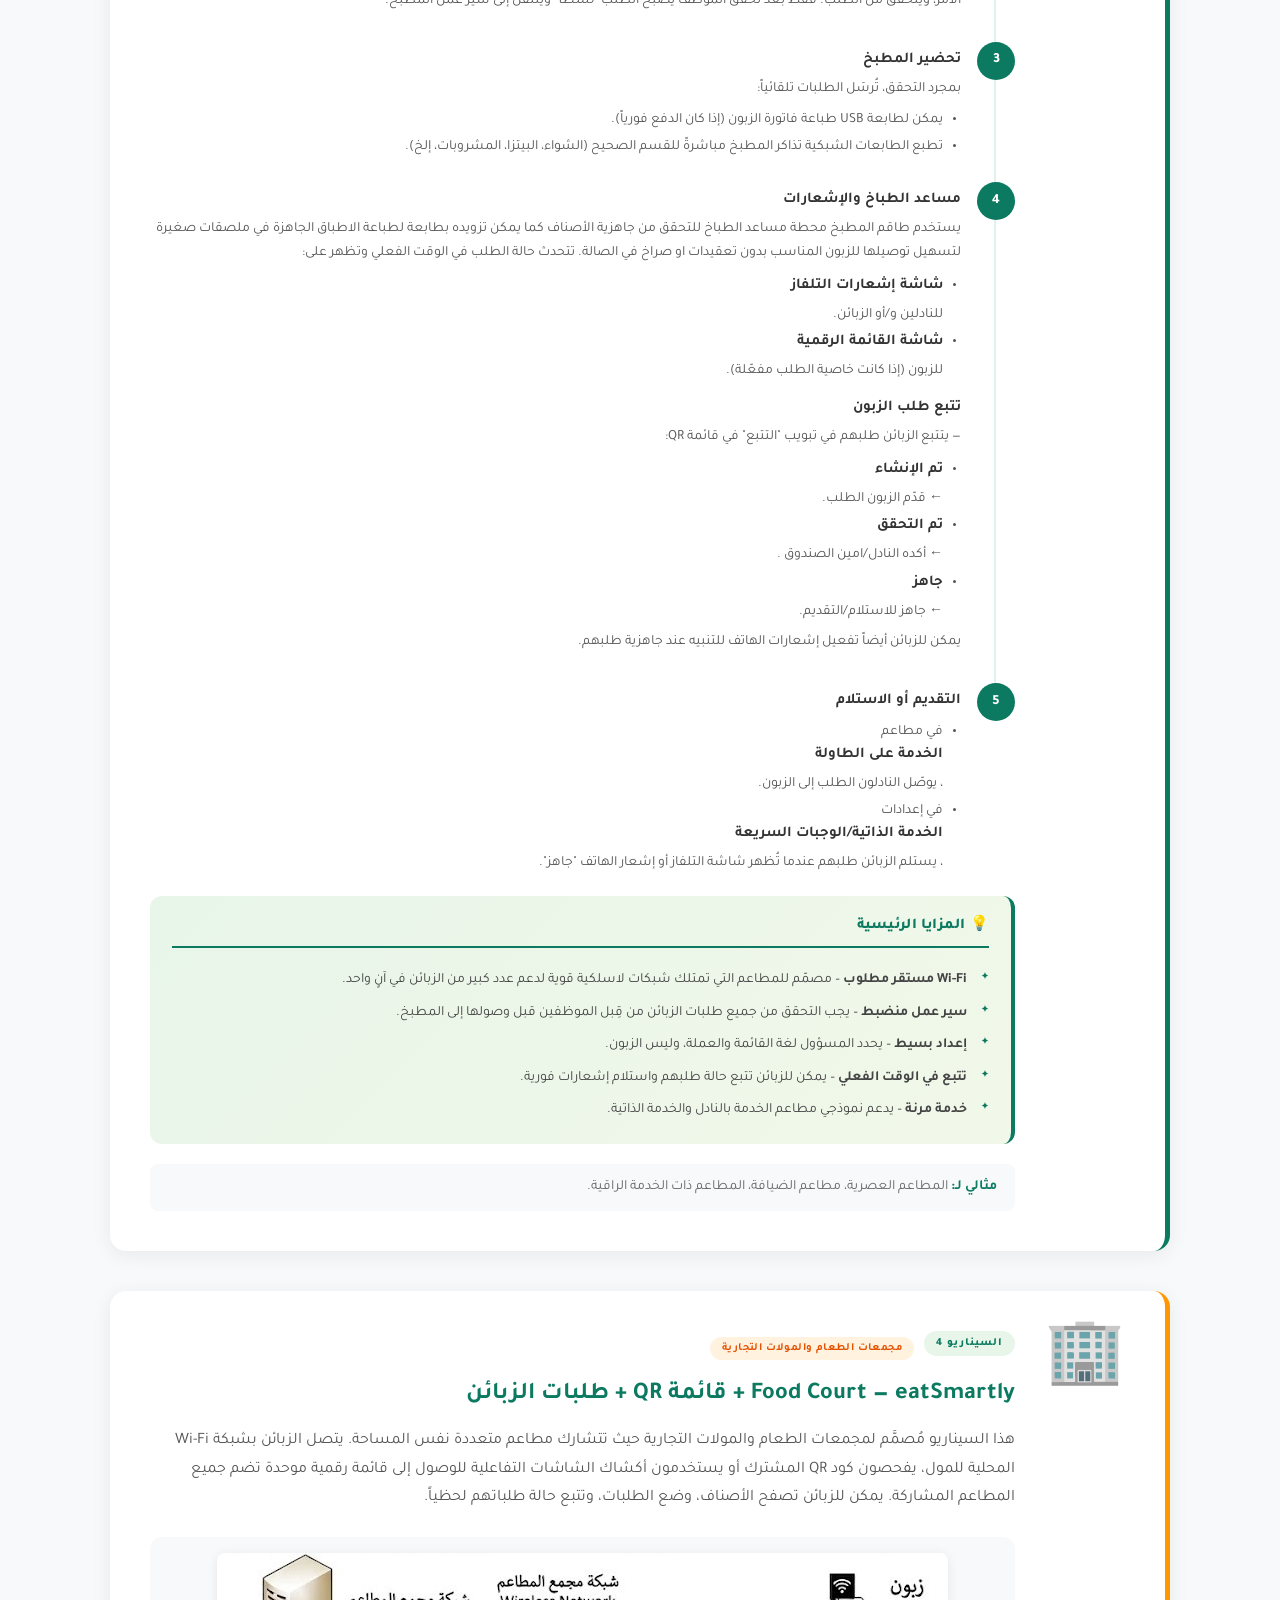
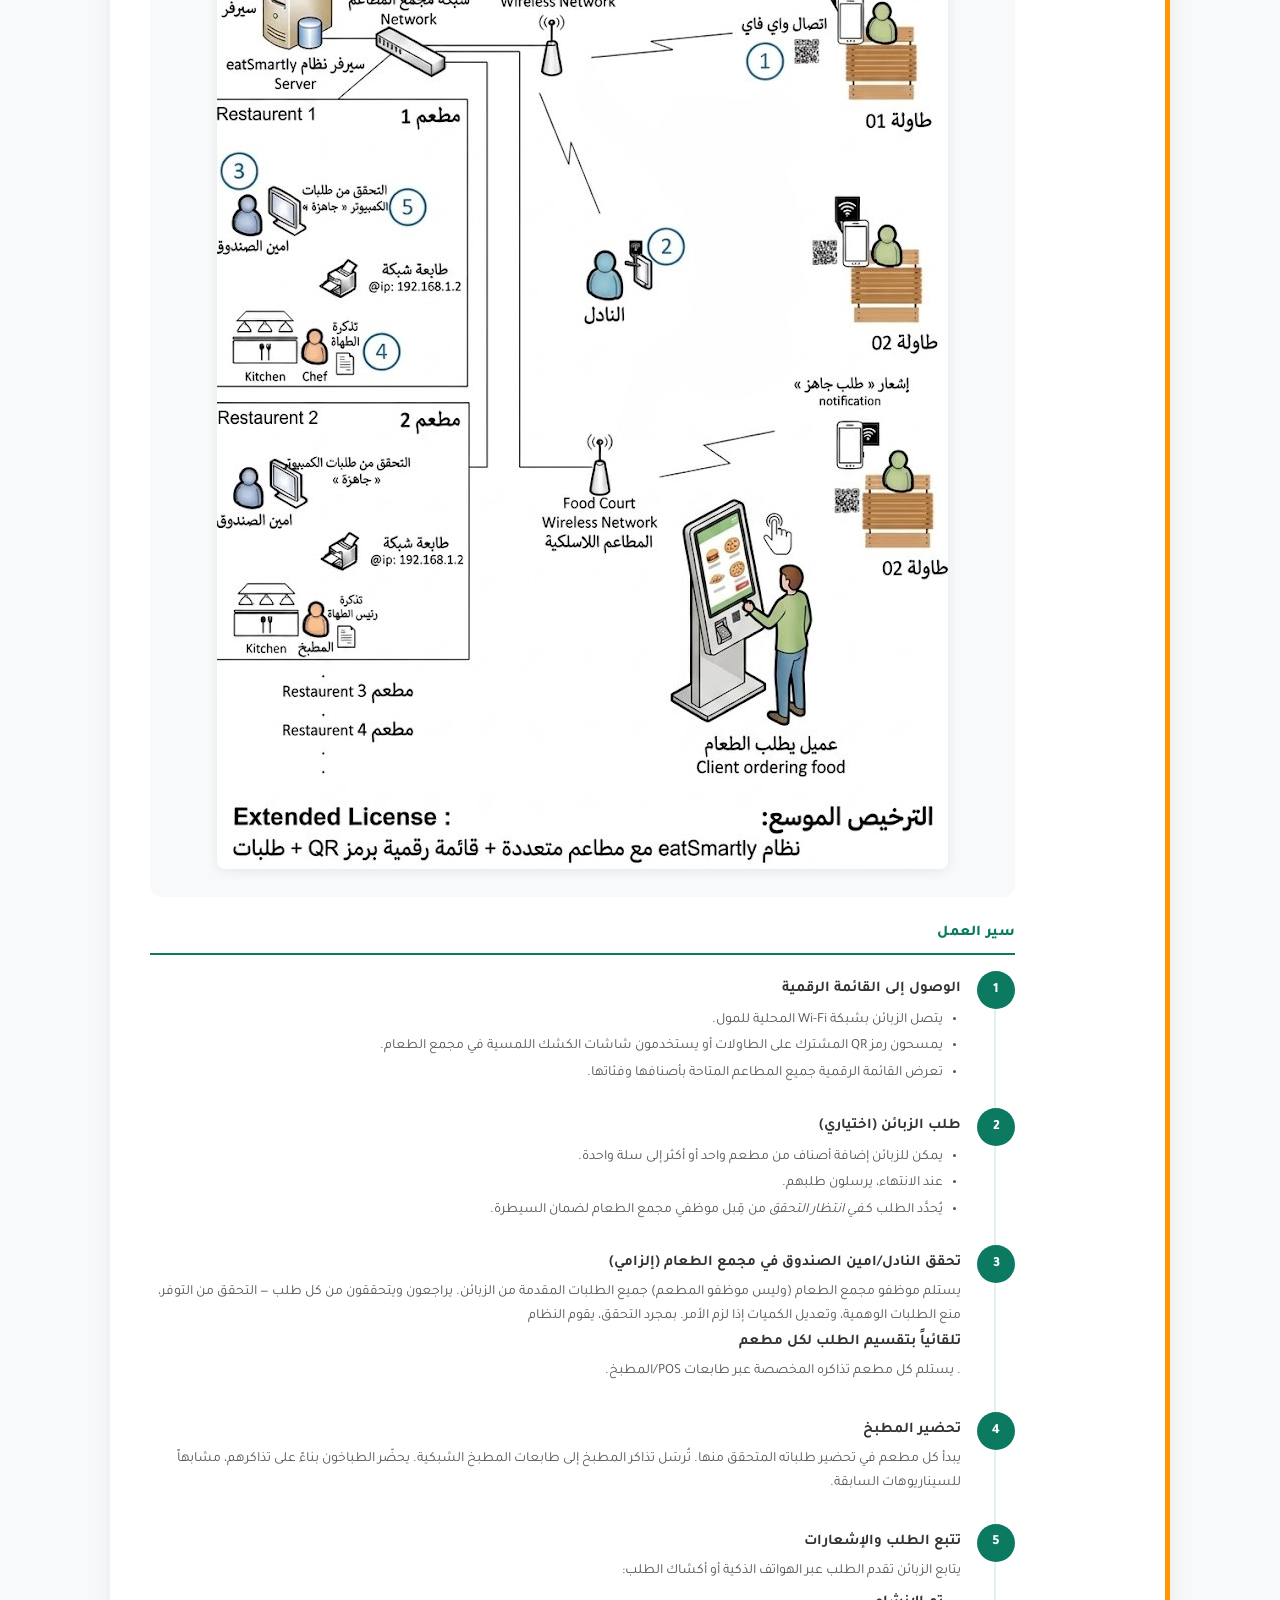
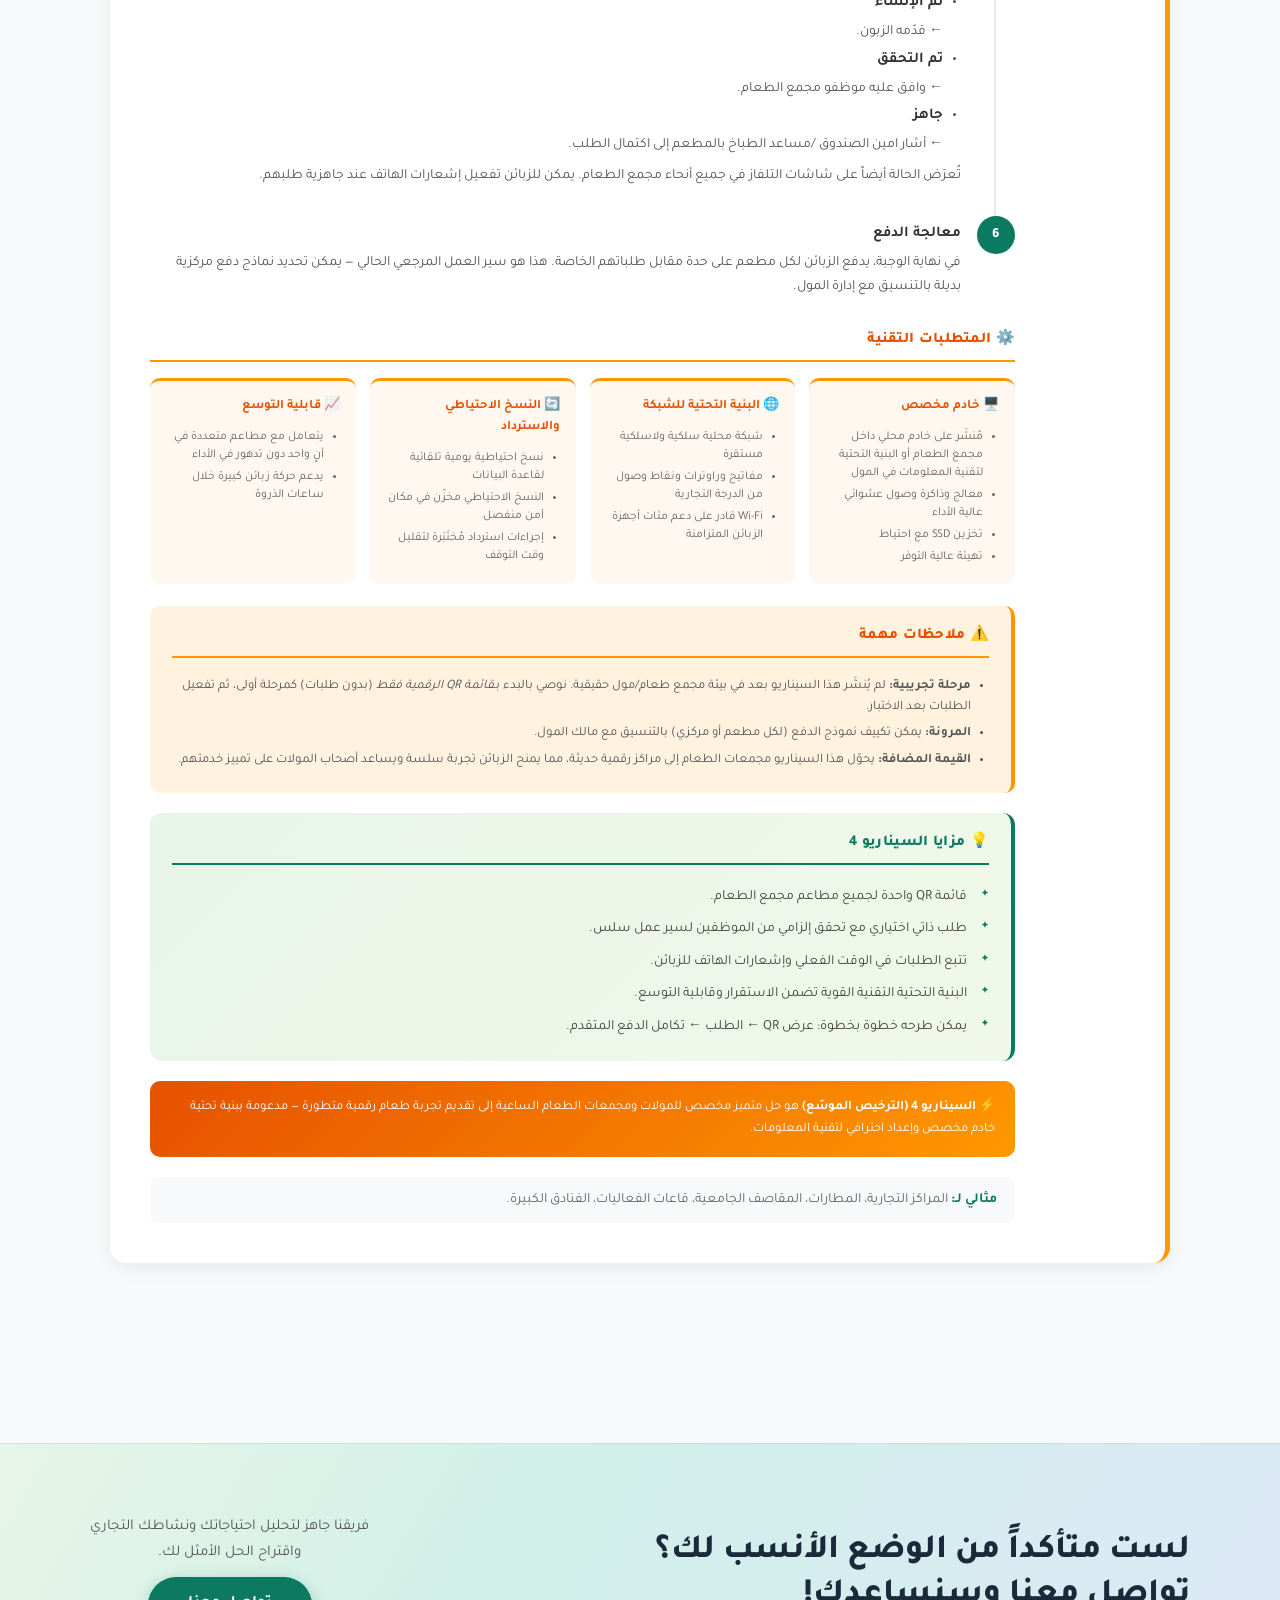
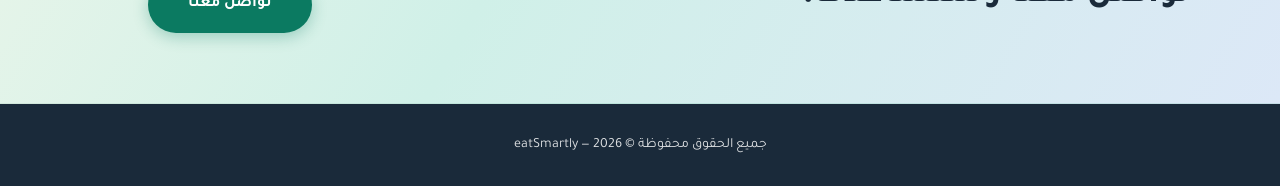
<file: scenarios.html>
﻿<!DOCTYPE html>
<html lang="ar-DZ" dir="rtl">

<head>
    <meta charset="UTF-8">
    <meta name="viewport" content="width=device-width, initial-scale=1.0">
    <title>eatSmartly | أوضاع التشغيل — Modes d'utilisation Restaurant Algérie</title>

    <!-- ══ SEO Core ══════════════════════════════════════════════════════ -->
    <meta name="description" content="اكتشف أوضاع تشغيل eatSmartly للمطاعم والمقاهي في الجزائر: خدمة الطاولات، الوجبات السريعة، الطلبات الخارجية. Découvrez les modes d'utilisation eatSmartly pour restaurants et cafés en Algérie.">
    <meta name="keywords" content="أوضاع تشغيل مطعم الجزائر, خدمة طاولات مطعم, طلبات خارجية مطعم جزائر, modes restaurant Algérie, service table café Algérie, commandes à emporter Algérie, eatSmartly scénarios">
    <meta name="author" content="eatSmartly">
    <meta name="robots" content="index, follow">
    <meta name="theme-color" content="#0b7a61">

    <!-- ══ Geo Targeting — Algeria ════════════════════════════════════════ -->
    <meta name="geo.region" content="DZ">
    <meta name="geo.country" content="Algeria">
    <meta name="geo.placename" content="Algérie / الجزائر">
    <meta name="language" content="ar, fr">

    <!-- ══ Canonical & Hreflang ══════════════════════════════════════════ -->
    <link rel="canonical" href="https://eatsmartly-dz.netlify.app/scenarios.html">
    <link rel="alternate" hreflang="ar-DZ" href="https://eatsmartly-dz.netlify.app/scenarios.html">
    <link rel="alternate" hreflang="fr-DZ" href="https://eatsmartly-dz.netlify.app/fr/scenarios.html">
    <link rel="alternate" hreflang="x-default" href="https://eatsmartly-dz.netlify.app/scenarios.html">

    <!-- ══ Open Graph ════════════════════════════════════════════════════ -->
    <meta property="og:type" content="website">
    <meta property="og:site_name" content="eatSmartly">
    <meta property="og:locale" content="ar_DZ">
    <meta property="og:locale:alternate" content="fr_DZ">
    <meta property="og:url" content="https://eatsmartly-dz.netlify.app/scenarios.html">
    <meta property="og:title" content="eatSmartly — أوضاع التشغيل للمطاعم في الجزائر | Modes d'utilisation">
    <meta property="og:description" content="حلول مرنة لكل نوع مطعم أو مقهى في الجزائر. Solutions flexibles pour chaque type de restaurant ou café en Algérie.">
    <meta property="og:image" content="https://eatsmartly-dz.netlify.app/images/eatSmartly_logo.png">

    <!-- ══ Twitter Card ══════════════════════════════════════════════════ -->
    <meta name="twitter:card" content="summary_large_image">
    <meta name="twitter:title" content="eatSmartly — أوضاع التشغيل | Modes Restaurant Algérie">
    <meta name="twitter:description" content="أوضاع تشغيل مرنة لكل مطعم ومقهى في الجزائر. Modes flexibles pour restaurants en Algérie.">
    <meta name="twitter:image" content="https://eatsmartly-dz.netlify.app/images/eatSmartly_logo.png">

    <!-- ══ Schema.org — WebPage + BreadcrumbList ═════════════════════════ -->
    <script type="application/ld+json">
    {
      "@context": "https://schema.org",
      "@type": "WebPage",
      "name": "أوضاع التشغيل — Modes d'utilisation eatSmartly",
      "url": "https://eatsmartly-dz.netlify.app/scenarios.html",
      "description": "أوضاع تشغيل نظام إدارة المطاعم والمقاهي eatSmartly في الجزائر. Modes d'utilisation du logiciel restaurant eatSmartly en Algérie.",
      "inLanguage": ["ar", "fr"],
      "isPartOf": {
        "@type": "WebSite",
        "name": "eatSmartly",
        "url": "https://eatsmartly-dz.netlify.app"
      },
      "breadcrumb": {
        "@type": "BreadcrumbList",
        "itemListElement": [
          {"@type": "ListItem", "position": 1, "name": "الرئيسية — Accueil", "item": "https://eatsmartly-dz.netlify.app/"},
          {"@type": "ListItem", "position": 2, "name": "أوضاع التشغيل — Modes d'utilisation", "item": "https://eatsmartly-dz.netlify.app/scenarios.html"}
        ]
      }
    }
    </script>

    <link rel="icon" type="image/png" href="images/eatSmartly_logo.png">
    <link href="https://fonts.googleapis.com/css2?family=Tajawal:wght@400;700;800&display=swap" rel="stylesheet">
     <link rel="stylesheet" href="css/styles.css?v=<?= filemtime('css/styles.css') ?>">
</head>

<body>
    <header>
        <a href="index.html" class="logo">
            <img src="images/eatSmartly_logo.png" alt="eatSmartly Logo">
            <span>eatSmartly</span>
        </a>
        <nav>
            <ul>
                <li>
                    <a href="index.html">الرئيسية</a>
                </li>
                <li>
                    <a href="scenarios.html" class="active-page">أوضاع التشغيل</a>
                </li>
                <li>
                    <a href="pricing.html">خطط الأسعار</a>
                </li>
                <li>
                    <a href="documentation.html">دليل الاستخدام</a>
                </li>
                <li>
                    <a href="index.html#contact">اتصل بنا</a>
                </li>
            </ul>
        </nav>
        <a href="index.html#contact" class="btn">تواصل معنا</a>
        <button class="menu-toggle" id="menuToggle" aria-label="القائمة" aria-expanded="false">
            <span></span><span></span><span></span>
        </button>
    </header>

    <!-- ══ Page Hero ══════════════════════════════════════════ -->
    <div class="page-hero">
        <h1>أوضاع التشغيل المدعومة</h1>
        <p>
            <span dir="ltr">eatSmartly</span> مرن ويتكيف مع جميع أنواع المطاعم والمقاهي—
            اختر الوضع الذي يناسبك.
        </p>
    </div>

    <!-- ══ Scenarios ══════════════════════════════════════════ -->
    <section style="background-color: var(--secondary-color); padding: 20px 20px 80px;">
        <div class="scenarios-page">

            <!-- ── Scenario 1 ─────────────────────────────────── -->
            <div class="scenario-block" id="1st-scenario">
                <div class="scenario-icon">🖥️</div>
                <div class="scenario-body">
                    <div class="scenario-header-row">
                        <span class="scenario-number">السيناريو 1</span>
                        <span class="license-badge regular">مطاعم ومقاهي صغيرة</span>
                    </div>
                    <h3>نظام eatSmartly مع طابعتين على الأكثر </h3>
                    <p>
                        الحل الأمثل للمقاهي الصغيرة والمطاعم الناشئة التي تبحث عن نظام بسيط وفعال.
                        طابعة <span dir="ltr">USB</span> تُستخدم لطباعة الفواتير والطلبات، مع إمكانية طباعة تذاكر المطبخ على طابعة أخرى إذا لزم الأمر.
                         إعداد سريع وتكلفة في حدودها الدنيا.
                    </p>

                    <!-- Diagram -->
                    <div class="scenario-diagram">
                        <img src="images/scenarios/Scenarios_1.png" alt="Scenario 1 – POS with one USB Printer">
                    </div>

                    <!-- Workflow -->
                    <div class="workflow-section">
                        <h4>سير العمل</h4>
                        <div class="workflow-steps">

                            <div class="workflow-step">
                                <div class="step-circle">1</div>
                                <div class="step-content">
                                    <strong>استقبال الطلب</strong>
                                    <p>يأخذ النادل الطلب من الطاولة، أو يقوم الزبون بتقديم طلبه مباشرةً عند امين الصندوق .</p>
                                </div>
                            </div>

                            <div class="workflow-step">
                                <div class="step-circle">2</div>
                                <div class="step-content">
                                    <strong>إدخال الطلب</strong>
                                    <p>يُدخل امين الصندوق  الطلب في EatSmartly ويضغط على <em>تحقق</em>. عند هذه النقطة، يختار
                                        امين الصندوق  بين خيارين:</p>
                                    <ul>
                                        <li><strong>طباعة تذكرة المطبخ فقط</strong> ← إذا كان الزبون سيدفع لاحقاً (بعد
                                            الخدمة).</li>
                                        <li><strong>طباعة تذكرة المطبخ + فاتورة الزبون</strong> ← إذا كان الزبون يدفع
                                            فوراً عند تقديم الطلب.</li>
                                    </ul>
                                </div>
                            </div>

                            <div class="workflow-step">
                                <div class="step-circle">3</div>
                                <div class="step-content">
                                    <strong>تحضير المطبخ</strong>
                                    <p>تطبع الطابعة USB تذكرة المطبخ. يتم توزيع التذاكر <em>يدوياً</em> على
                                        الطباخ/الطباخين. يقوم طاقم المطبخ بتحضير الطلب وفقاً للتذكرة المطبوعة.</p>
                                </div>
                            </div>

                            <div class="workflow-step">
                                <div class="step-circle">4</div>
                                <div class="step-content">
                                    <strong>تقديم الطلب</strong>
                                    <p>بمجرد أن يكون الطعام جاهزاً، يقدمه النادل للزبون. إذا لم يتم تحصيل الدفع في
                                        الخطوة 2، يدفع الزبون في هذه المرحلة ويطبع امين الصندوق  الفاتورة.</p>
                                </div>
                            </div>

                        </div>
                    </div>

                    <!-- Key Points -->
                    <div class="key-points-box">
                        <h4>💡 نقاط رئيسية</h4>
                        <ul>
                            <li>مطلوب طابعة <strong>USB واحدة</strong> و أخرى اختيارية لتذاكر المطبخ.</li>
                            <li>مناسب للمطاعم الصغيرة والمقاهي ومحلات الوجبات الخفيفة.</li>
                            <li>سير عمل بسيط، أجهزة بحد أدنى.</li>
                            <li>سهل الإدارة من قِبل امين الصندوق  واحد وفريق مطبخ صغير.</li>
                        </ul>
                    </div>

                    <!-- <ul>
                    <li>جهاز امين الصندوق  واحد (كمبيوتر أو تابلت)</li>
                    <li>طابعة حرارية واحدة متصلة عبر <span dir="ltr">USB</span></li>
                    <li>إدارة كاملة للقائمة والأصناف والأسعار</li>
                    <li>إصدار الفواتير وحفظ السجلات</li>
                    <li>تقارير المبيعات اليومية والشهرية</li>
                    <li>لا حاجة لشبكة إنترنت أو شبكة محلية</li>
                    <li>إعداد سريع في أقل من ساعة</li>
                </ul> -->
                    <div class="scenario-ideal">
                        <strong>مثالي لـ:</strong> المقاهي الصغيرة، محلات الساندويتش، الحلويات، العربات المتنقلة.
                    </div>
                </div>
            </div>

            <!-- ── Scenario 2 ─────────────────────────────────── -->
            <div class="scenario-block" id="2nd-scenario">
                <div class="scenario-icon">🖨️</div>
                <div class="scenario-body">
                    <div class="scenario-header-row">
                        <span class="scenario-number">السيناريو 2</span>
                        <span class="license-badge regular">مطاعم و مقاهي متوسطة أو فنادق</span>
                    </div>
                    <h3>نظام eatSmartly مع عدة طابعات + إشعارات التلفاز</h3>
                    <p>
                        مصمم للمطاعم المتوسطة التي تضم أكثر من محطة تحضير. تُوزَّع الطلبات
                        تلقائيًا عبر الشبكة المحلية على كل طابعة حسب القسم، مع إشعارات فورية
                        على شاشة التلفاز عند اكتمال كل طلب.
                    </p>

                    <!-- Diagram -->
                    <div class="scenario-diagram">
                        <img src="images/scenarios/Scenarios_2.png"
                            alt="Scenario 2 – POS with Multi Printers and TV Notifications">
                    </div>

                    <!-- Workflow -->
                    <div class="workflow-section">
                        <h4>سير العمل</h4>
                        <div class="workflow-steps">

                            <div class="workflow-step">
                                <div class="step-circle">1</div>
                                <div class="step-content">
                                    <strong>استقبال الطلب</strong>
                                    <p>يأخذ النادل الطلب من الطاولة، أو يضعه الزبون مباشرةً عند امين الصندوق .</p>
                                </div>
                            </div>

                            <div class="workflow-step">
                                <div class="step-circle">2</div>
                                <div class="step-content">
                                    <strong>إدخال الطلب</strong>
                                    <p>يُدخل امين الصندوق  الطلب في EatSmartly ويتحقق منه. فوراً:</p>
                                    <ul>
                                        <li>تطبع طابعة USB فاتورة الزبون (إذا كان يدفع الآن).</li>
                                        <li>تطبع طابعات المطبخ الشبكية <strong>تلقائياً</strong> تذاكر المطبخ، كل واحدة
                                            موجهة للقسم الصحيح (مثل: الشواء ← طابعة الشواء، المشروبات ← طابعة
                                            المشروبات).</li>
                                    </ul>
                                </div>
                            </div>

                            <div class="workflow-step">
                                <div class="step-circle">3</div>
                                <div class="step-content">
                                    <strong>تحضير المطبخ</strong>
                                    <p>يستلم كل طباخ التذكرة على طابعته الشبكية المخصصة. بدلاً من ذلك، تتولى طابعة شبكية
                                        مشتركة واحدة معالجة جميع تذاكر المطبخ.</p>
                                    <ul>
                                        <li><strong>متطلب الشبكة:</strong> إذا كان عدد الطابعات أكثر من اثنتين، يلزم
                                            وجود مفتاح شبكة (switch) لربط جميع الأجهزة.</li>
                                        <li>يجب تعيين <strong>عناوين IP ثابتة</strong> لجميع الطابعات لضمان اتصال مستقر.
                                        </li>
                                    </ul>
                                </div>
                            </div>

                            <div class="workflow-step">
                                <div class="step-circle">4</div>
                                <div class="step-content">
                                    <strong>مساعد الطباخ والإشعارات</strong>
                                    <p>يستخدم طاقم المطبخ محطة مساعد الطباخ (كمبيوتر شاشة لمس أو تابلت) للتحقق من جاهزية
                                        الطلب كما يمكن تزويده بطابعة لطباعة الاطباق الجاهزة في ملصقات صغيرة لتسهيل توصيلها للزبون المناسب بدون تعقيدات او صراخ في الصالة. بمجرد التحقق، يظهر إشعار على شاشة التلفاز:</p>
                                    <ul>
                                        <li><strong>داخل المطبخ/منطقة الخدمة</strong> ← ليعلم النادلون بجاهزية الطلبات.
                                        </li>
                                        <li><strong>في منطقة الزبائن</strong> ← يستلم الزبائن طلباتهم مباشرةً (وضع
                                            الخدمة الذاتية).</li>
                                    </ul>
                                </div>
                            </div>

                            <div class="workflow-step">
                                <div class="step-circle">5</div>
                                <div class="step-content">
                                    <strong>تقديم الطلب</strong>
                                    <p>في مطاعم الخدمة على الطاولة، يأخذ النادلون الطلب الجاهز عندما يظهر على شاشة
                                        التلفاز. في الإعدادات ذاتية الخدمة، يستلم الزبائن طلباتهم عندما يظهر رقمهم.
                                        تُطبع الفاتورة من طابعة USB عند دفع الزبون.</p>
                                </div>
                            </div>

                        </div>
                    </div>

                    <!-- Key Advantages -->
                    <div class="key-points-box">
                        <h4>💡 المزايا الرئيسية</h4>
                        <ul>
                            <li><strong>الأتمتة</strong> – تُرسَل الطلبات للقسم الصحيح في المطبخ دون توزيع يدوي للتذاكر.
                            </li>
                            <li><strong>خدمة أسرع</strong> – يعرف النادلون والزبائن فوراً متى تكون الطلبات جاهزة عبر
                                إشعارات التلفاز.</li>
                            <li><strong>تقليل الأخطاء</strong> – لا تذاكر مطبخ مفقودة أو غائبة.</li>
                            <li><strong>أوضاع مرنة</strong> – يعمل في خدمة النادل والخدمة الذاتية/الوجبات السريعة.</li>
                            <li><strong>قابلية التوسع</strong> – يدعم طابعة مطبخ مشتركة واحدة أو طابعات متعددة لكل قسم.
                            </li>
                            <li><strong>شبكة مستقرة</strong> – مع مفتاح الشبكة، يتعامل بسلاسة مع طابعات Ethernet متعددة
                                وشاشات التلفاز.</li>
                        </ul>
                    </div>

                    <!-- <ul>
                    <li>جهاز امين الصندوق  واحد أو أكثر على الشبكة المحلية</li>
                    <li>طابعات شبكية متعددة (مطبخ، بار، حلويات...)</li>
                    <li>توجيه ذكي للطباعة حسب الفئة أو الصنف</li>
                    <li>كل مطبخ يستقبل فقط الطلبات التي تخصه</li>
                    <li>دعم طابعات <span dir="ltr">USB</span> والطابعات الشبكية <span dir="ltr">IP</span></li>
                    <li>إشعارات التلفاز للنادل والزبون عند جاهزية الطلب</li>
                    <li>العمل 100٪ بدون إنترنت — الشبكة المحلية فقط</li>
                </ul> -->
                    <div class="scenario-ideal">
                        <strong>مثالي لـ:</strong> المطاعم المتوسطة، المطاعم ذات المطابخ المتعددة، الفنادق الصغيرة.
                    </div>
                </div>
            </div>

            <!-- ── Scenario 3 ─────────────────────────────────── -->
            <div class="scenario-block" id="3rd-scenario">
                <div class="scenario-icon">📱</div>
                <div class="scenario-body">
                    <div class="scenario-header-row">
                        <span class="scenario-number">السيناريو 3</span>
                        <span class="license-badge regular">مطاعم، مقاهي وفنادق راقية</span>
                    </div>
                    <h3>eatSmartly + قائمة QR الرقمية + طلبات الزبائن</h3>
                    <p>
                        يمتد هذا السيناريو على إعداد الطابعات المتعددة بإضافة قوائم
                        <span dir="ltr">QR</span> الرقمية وإمكانية الطلب الذاتي للزبائن.
                        يتصل الزبائن بشبكة <span dir="ltr">Wi-Fi</span> المحلية للمطعم — دون حاجة
                        للإنترنت — ويفحصون الكود للاطلاع على القائمة التفاعلية.
                        جميع الطلبات تُراجَع وتُصادَق من النادل أو امين الصندوق  قبل إرسالها للمطبخ.
                    </p>

                    <!-- Diagram -->
                    <div class="scenario-diagram">
                        <img src="images/scenarios/Scenarios_3.png"
                            alt="Scenario 3 – POS with Multi Printers + QR Digital Menu + Order">
                    </div>

                    <!-- Workflow -->
                    <div class="workflow-section">
                        <h4>سير العمل</h4>
                        <div class="workflow-steps">

                            <div class="workflow-step">
                                <div class="step-circle">1</div>
                                <div class="step-content">
                                    <strong>الوصول إلى القائمة الرقمية QR وطلب الزبائن (اختياري)</strong>
                                    <ul>
                                        <li>يتصل الزبائن بشبكة Wi-Fi غير المتصلة بالإنترنت للمطعم.</li>
                                        <li>يوضع رمز QR على كل طاولة (مع اسم الطاولة ورمزها الفريد) أو كرمز استلام
                                            للطلبات خارج المطعم.</li>
                                        <li>يفتح مسح رمز QR القائمة الرقمية على هاتف الزبون الذكي.</li>
                                        <li><strong>اللغة والعملة:</strong> يحددهما المسؤول في إعدادات النظام — ولا
                                            يختارهما الزبون.</li>
                                        <li>تُسجَّل طلبات الزبائن مع رمز الطاولة وتُحدَّد كـ<em>"في انتظار التحقق"</em>
                                            — ولا تذهب مباشرةً إلى المطبخ.</li>
                                    </ul>
                                </div>
                            </div>

                            <div class="workflow-step">
                                <div class="step-circle">2</div>
                                <div class="step-content">
                                    <strong>تحقق النادل (إلزامي)</strong>
                                    <p>يراجع النادل أو امين الصندوق  جميع الطلبات المقدمة من الزبائن على تابلت أو جهاز محمول
                                        أو طرفية POS. يتحقق من توفر الأصناف، ويعدلّها إذا لزم الأمر، ويتحقق من الطلب.
                                        فقط بعد تحقق الموظف يصبح الطلب <em>"نشطاً"</em> وينتقل إلى سير عمل المطبخ.</p>
                                </div>
                            </div>

                            <div class="workflow-step">
                                <div class="step-circle">3</div>
                                <div class="step-content">
                                    <strong>تحضير المطبخ</strong>
                                    <p>بمجرد التحقق، تُرسَل الطلبات تلقائياً:</p>
                                    <ul>
                                        <li>يمكن لطابعة USB طباعة فاتورة الزبون (إذا كان الدفع فورياً).</li>
                                        <li>تطبع الطابعات الشبكية تذاكر المطبخ مباشرةً للقسم الصحيح (الشواء، البيتزا،
                                            المشروبات، إلخ).</li>
                                    </ul>
                                </div>
                            </div>

                            <div class="workflow-step">
                                <div class="step-circle">4</div>
                                <div class="step-content">
                                    <strong>مساعد الطباخ والإشعارات</strong>
                                    <p>يستخدم طاقم المطبخ محطة مساعد الطباخ للتحقق من جاهزية الأصناف كما يمكن تزويده بطابعة لطباعة الاطباق الجاهزة في ملصقات صغيرة لتسهيل توصيلها للزبون المناسب بدون تعقيدات او صراخ في الصالة. تتحدث حالة الطلب
                                        في الوقت الفعلي وتظهر على:</p>
                                    <ul>
                                        <li><strong>شاشة إشعارات التلفاز</strong> للنادلين و/أو الزبائن.</li>
                                        <li><strong>شاشة القائمة الرقمية</strong> للزبون (إذا كانت خاصية الطلب مفعّلة).
                                        </li>
                                    </ul>
                                    <p style="margin-top:10px;"><strong>تتبع طلب الزبون</strong> — يتتبع الزبائن طلبهم
                                        في تبويب "التتبع" في قائمة QR:</p>
                                    <ul>
                                        <li><strong>تم الإنشاء</strong> ← قدّم الزبون الطلب.</li>
                                        <li><strong>تم التحقق</strong> ← أكده النادل/امين الصندوق .</li>
                                        <li><strong>جاهز</strong> ← جاهز للاستلام/التقديم.</li>
                                    </ul>
                                    <p style="margin-top:6px;">يمكن للزبائن أيضاً تفعيل إشعارات الهاتف للتنبيه عند
                                        جاهزية طلبهم.</p>
                                </div>
                            </div>

                            <div class="workflow-step">
                                <div class="step-circle">5</div>
                                <div class="step-content">
                                    <strong>التقديم أو الاستلام</strong>
                                    <ul>
                                        <li>في مطاعم <strong>الخدمة على الطاولة</strong>، يوصّل النادلون الطلب إلى
                                            الزبون.</li>
                                        <li>في إعدادات <strong>الخدمة الذاتية/الوجبات السريعة</strong>، يستلم الزبائن
                                            طلبهم عندما تُظهر شاشة التلفاز أو إشعار الهاتف "جاهز".</li>
                                    </ul>
                                </div>
                            </div>

                        </div>
                    </div>

                    <!-- Key Advantages -->
                    <div class="key-points-box">
                        <h4>💡 المزايا الرئيسية</h4>
                        <ul>
                            <li><strong>Wi-Fi مستقر مطلوب</strong> – مصمّم للمطاعم التي تمتلك شبكات لاسلكية قوية لدعم
                                عدد كبير من الزبائن في آنٍ واحد.</li>
                            <li><strong>سير عمل منضبط</strong> – يجب التحقق من جميع طلبات الزبائن من قِبل الموظفين قبل
                                وصولها إلى المطبخ.</li>
                            <li><strong>إعداد بسيط</strong> – يحدد المسؤول لغة القائمة والعملة، وليس الزبون.</li>
                            <li><strong>تتبع في الوقت الفعلي</strong> – يمكن للزبائن تتبع حالة طلبهم واستلام إشعارات
                                فورية.</li>
                            <li><strong>خدمة مرنة</strong> – يدعم نموذجي مطاعم الخدمة بالنادل والخدمة الذاتية.</li>
                        </ul>
                    </div>

                    <!-- <ul>
                    <li>أجهزة امين الصندوق  متعددة على الشبكة المحلية</li>
                    <li>قائمة رقمية عبر <span dir="ltr">QR</span> للزبائن (على هواتفهم)</li>
                    <li>طلبات الزبائن تُراجَع وتُصادَق قبل إرسالها للمطبخ</li>
                    <li>كل طاولة لها رمز <span dir="ltr">QR</span> فريد مع رقمها</li>
                    <li>تتبع حالة الطلب لحظياً + إشعارات على هاتف الزبون</li>
                    <li>طباعة موزعة للمطابخ المختلفة</li>
                    <li>عرض الصور ومقاطع الفيديو للأطباق في القائمة الرقمية</li>
                    <li>العمل 100٪ عبر الشبكة المحلية — بدون إنترنت</li>
                </ul> -->
                    <div class="scenario-ideal">
                        <strong>مثالي لـ:</strong> المطاعم العصرية، مطاعم الضيافة، المطاعم ذات الخدمة الراقية.
                    </div>
                </div>
            </div>

            <!-- ── Scenario 4 (Extended License) ──────────────── -->
            <div class="scenario-block scenario-block-extended" id="4th-scenario">
                <div class="scenario-icon">🏢</div>
                <div class="scenario-body">
                    <div class="scenario-header-row">
                        <span class="scenario-number">السيناريو 4</span>
                        <span class="license-badge extended">مجمعات الطعام والمولات التجارية</span>
                    </div>
                    <h3>Food Court — eatSmartly + قائمة QR + طلبات الزبائن</h3>
                    <p>
                        هذا السيناريو مُصمَّم لمجمعات الطعام والمولات التجارية حيث تتشارك مطاعم
                        متعددة نفس المساحة. يتصل الزبائن بشبكة <span dir="ltr">Wi-Fi</span> المحلية
                        للمول، يفحصون كود <span dir="ltr">QR</span> المشترك أو يستخدمون أكشاك الشاشات
                        التفاعلية للوصول إلى قائمة رقمية موحدة تضم جميع المطاعم المشاركة.
                        يمكن للزبائن تصفح الأصناف، وضع الطلبات، وتتبع حالة طلباتهم لحظياً.
                    </p>

                    <!-- Diagram -->
                    <div class="scenario-diagram">
                        <img src="images/scenarios/Scenarios_4.png"
                            alt="Scenario 4 – Extended License Multi-Restaurants Food Court">
                    </div>

                    <!-- Workflow -->
                    <div class="workflow-section">
                        <h4>سير العمل</h4>
                        <div class="workflow-steps">

                            <div class="workflow-step">
                                <div class="step-circle">1</div>
                                <div class="step-content">
                                    <strong>الوصول إلى القائمة الرقمية</strong>
                                    <ul>
                                        <li>يتصل الزبائن بشبكة Wi-Fi المحلية للمول.</li>
                                        <li>يمسحون رمز QR المشترك على الطاولات أو يستخدمون شاشات الكشك اللمسية في مجمع
                                            الطعام.</li>
                                        <li>تعرض القائمة الرقمية جميع المطاعم المتاحة بأصنافها وفئاتها.</li>
                                    </ul>
                                </div>
                            </div>

                            <div class="workflow-step">
                                <div class="step-circle">2</div>
                                <div class="step-content">
                                    <strong>طلب الزبائن (اختياري)</strong>
                                    <ul>
                                        <li>يمكن للزبائن إضافة أصناف من مطعم واحد أو أكثر إلى سلة واحدة.</li>
                                        <li>عند الانتهاء، يرسلون طلبهم.</li>
                                        <li>يُحدَّد الطلب كـ<em>في انتظار التحقق</em> من قِبل موظفي مجمع الطعام لضمان
                                            السيطرة.</li>
                                    </ul>
                                </div>
                            </div>

                            <div class="workflow-step">
                                <div class="step-circle">3</div>
                                <div class="step-content">
                                    <strong>تحقق النادل/امين الصندوق  في مجمع الطعام (إلزامي)</strong>
                                    <p>يستلم موظفو مجمع الطعام (وليس موظفو المطعم) جميع الطلبات المقدمة من الزبائن.
                                        يراجعون ويتحققون من كل طلب — التحقق من التوفر، منع الطلبات الوهمية، وتعديل
                                        الكميات إذا لزم الأمر. بمجرد التحقق، يقوم النظام <strong>تلقائياً بتقسيم الطلب
                                            لكل مطعم</strong>. يستلم كل مطعم تذاكره المخصصة عبر طابعات POS/المطبخ.</p>
                                </div>
                            </div>

                            <div class="workflow-step">
                                <div class="step-circle">4</div>
                                <div class="step-content">
                                    <strong>تحضير المطبخ</strong>
                                    <p>يبدأ كل مطعم في تحضير طلباته المتحقق منها. تُرسَل تذاكر المطبخ إلى طابعات المطبخ
                                        الشبكية. يحضّر الطباخون بناءً على تذاكرهم، مشابهاً للسيناريوهات السابقة.</p>
                                </div>
                            </div>

                            <div class="workflow-step">
                                <div class="step-circle">5</div>
                                <div class="step-content">
                                    <strong>تتبع الطلب والإشعارات</strong>
                                    <p>يتابع الزبائن تقدم الطلب عبر الهواتف الذكية أو أكشاك الطلب:</p>
                                    <ul>
                                        <li><strong>تم الإنشاء</strong> ← قدّمه الزبون.</li>
                                        <li><strong>تم التحقق</strong> ← وافق عليه موظفو مجمع الطعام.</li>
                                        <li><strong>جاهز</strong> ← أشار امين الصندوق /مساعد الطباخ بالمطعم إلى اكتمال الطلب.
                                        </li>
                                    </ul>
                                    <p style="margin-top:6px;">تُعرَض الحالة أيضاً على شاشات التلفاز في جميع أنحاء مجمع
                                        الطعام. يمكن للزبائن تفعيل إشعارات الهاتف عند جاهزية طلبهم.</p>
                                </div>
                            </div>

                            <div class="workflow-step">
                                <div class="step-circle">6</div>
                                <div class="step-content">
                                    <strong>معالجة الدفع</strong>
                                    <p>في نهاية الوجبة، يدفع الزبائن لكل مطعم على حدة مقابل طلباتهم الخاصة. هذا هو سير
                                        العمل المرجعي الحالي — يمكن تحديد نماذج دفع مركزية بديلة بالتنسيق مع إدارة
                                        المول.</p>
                                </div>
                            </div>

                        </div>
                    </div>

                    <!-- Technical Requirements -->
                    <div class="tech-requirements">
                        <h4>⚙️ المتطلبات التقنية</h4>
                        <div class="tech-req-grid">
                            <div class="tech-req-item">
                                <h5>🖥️ خادم مخصص</h5>
                                <ul>
                                    <li>مُنشَر على خادم محلي داخل مجمع الطعام أو البنية التحتية لتقنية المعلومات في
                                        المول</li>
                                    <li>معالج وذاكرة وصول عشوائي عالية الأداء</li>
                                    <li>تخزين SSD مع احتياط</li>
                                    <li>تهيئة عالية التوفر</li>
                                </ul>
                            </div>
                            <div class="tech-req-item">
                                <h5>🌐 البنية التحتية للشبكة</h5>
                                <ul>
                                    <li>شبكة محلية سلكية ولاسلكية مستقرة</li>
                                    <li>مفاتيح وراوترات ونقاط وصول من الدرجة التجارية</li>
                                    <li>Wi-Fi قادر على دعم مئات أجهزة الزبائن المتزامنة</li>
                                </ul>
                            </div>
                            <div class="tech-req-item">
                                <h5>🔄 النسخ الاحتياطي والاسترداد</h5>
                                <ul>
                                    <li>نسخ احتياطية يومية تلقائية لقاعدة البيانات</li>
                                    <li>النسخ الاحتياطي مخزّن في مكان آمن منفصل</li>
                                    <li>إجراءات استرداد مُختَبَرة لتقليل وقت التوقف</li>
                                </ul>
                            </div>
                            <div class="tech-req-item">
                                <h5>📈 قابلية التوسع</h5>
                                <ul>
                                    <li>يتعامل مع مطاعم متعددة في آنٍ واحد دون تدهور في الأداء</li>
                                    <li>يدعم حركة زبائن كبيرة خلال ساعات الذروة</li>
                                </ul>
                            </div>
                        </div>
                    </div>

                    <!-- Important Notes -->
                    <div class="important-notes">
                        <h4>⚠️ ملاحظات مهمة</h4>
                        <ul>
                            <li><strong>مرحلة تجريبية:</strong> لم يُنشَر هذا السيناريو بعد في بيئة مجمع طعام/مول
                                حقيقية. نوصي
                                بالبدء بـ<em>قائمة QR الرقمية فقط</em> (بدون طلبات) كمرحلة أولى، ثم تفعيل الطلبات بعد
                                الاختبار.</li>
                            <li><strong>المرونة:</strong> يمكن تكييف نموذج الدفع (لكل مطعم أو مركزي) بالتنسيق مع مالك
                                المول.</li>
                            <li><strong>القيمة المضافة:</strong> يحوّل هذا السيناريو مجمعات الطعام إلى مراكز رقمية
                                حديثة، مما يمنح
                                الزبائن تجربة سلسة ويساعد أصحاب المولات على تمييز خدمتهم.</li>
                        </ul>
                    </div>

                    <!-- Benefits -->
                    <div class="key-points-box">
                        <h4>💡 مزايا السيناريو 4</h4>
                        <ul>
                            <li>قائمة QR واحدة لجميع مطاعم مجمع الطعام.</li>
                            <li>طلب ذاتي اختياري مع تحقق إلزامي من الموظفين لسير عمل سلس.</li>
                            <li>تتبع الطلبات في الوقت الفعلي وإشعارات الهاتف للزبائن.</li>
                            <li>البنية التحتية التقنية القوية تضمن الاستقرار وقابلية التوسع.</li>
                            <li>يمكن طرحه خطوة بخطوة: عرض QR ← الطلب ← تكامل الدفع المتقدم.</li>
                        </ul>
                    </div>

                    <!-- Premium Banner -->
                    <div class="premium-banner">
                        ⚡ <strong>السيناريو 4 (الترخيص الموسّع)</strong> هو حل متميز مخصص للمولات ومجمعات الطعام الساعية
                        إلى تقديم
                        تجربة طعام رقمية متطورة — مدعومة ببنية تحتية خادم مخصص وإعداد احترافي لتقنية المعلومات.
                    </div>

                    <div class="scenario-ideal">
                        <strong>مثالي لـ:</strong> المراكز التجارية، المطارات، المقاصف الجامعية، قاعات الفعاليات،
                        الفنادق الكبيرة.
                    </div>
                </div>
            </div>
        </div>
        </div>
        </div>

        </div>
    </section>

    <!-- ══ CTA ════════════════════════════════════════════════ -->
    <section id="cta-banner">
        <div class="cta-banner-inner">
            <div class="cta-banner-text">
                <h2>لست متأكداً من الوضع الأنسب لك؟<br>تواصل معنا وسنساعدك!</h2>
            </div>
            <div class="cta-banner-side">
                <p>فريقنا جاهز لتحليل احتياجاتك ونشاطك التجاري<br>واقتراح الحل الأمثل لك.</p>
                <a href="index.html#contact" class="btn">تواصل معنا</a>
            </div>
        </div>
    </section>

    <footer>
        <p>جميع الحقوق محفوظة &copy; 2026 — <span dir="ltr">eatSmartly</span></p>
    </footer>

    <script>
        // Hamburger menu
        (function () {
            var toggle = document.getElementById('menuToggle');
            var nav = toggle && toggle.closest('header').querySelector('nav');
            if (toggle && nav) {
                toggle.addEventListener('click', function () {
                    var open = nav.classList.toggle('open');
                    toggle.classList.toggle('open', open);
                    toggle.setAttribute('aria-expanded', open);
                });
                nav.querySelectorAll('a').forEach(function (a) {
                    a.addEventListener('click', function () {
                        nav.classList.remove('open');
                        toggle.classList.remove('open');
                        toggle.setAttribute('aria-expanded', 'false');
                    });
                });
            }
        })();

        // Smooth scroll — only for same-page anchor links (href starts with #)
        document.querySelectorAll('a[href^="#"]').forEach(function (anchor) {
            anchor.addEventListener('click', function (e) {
                var href = this.getAttribute('href');
                if (href.length > 1) {
                    e.preventDefault();
                    var target = document.querySelector(href);
                    if (target) target.scrollIntoView({ behavior: 'smooth' });
                }
            });
        });
    </script>
</body>

</html>
</file>
<file: css/styles.css>
/* ============================================================
   eatSmartly — Shared Stylesheet
   All pages include this single file.
   ============================================================ */

:root {
    --primary-color: #0b7a61;
    --secondary-color: #f8f9fa;
    --text-color: #333;
    --white: #ffffff;
    --accent: #e74c3c;
}

* {
    margin: 0;
    padding: 0;
    box-sizing: border-box;
    font-family: 'Tajawal', sans-serif;
}

body {
    background-color: var(--secondary-color);
    color: var(--text-color);
    line-height: 1.6;
}

/* ── Header & Navigation ───────────────────────────────── */
header {
    background-color: var(--white);
    padding: 12px 50px;
    display: flex;
    justify-content: space-between;
    align-items: center;
    box-shadow: 0 2px 10px rgba(0, 0, 0, 0.1);
    position: sticky;
    top: 0;
    z-index: 1000;
}

.logo {
    font-size: 28px;
    font-weight: 800;
    color: var(--primary-color);
    display: flex;
    align-items: center;
    gap: 10px;
    text-decoration: none;
}

.logo img {
    height: 50px;
    width: auto;
}

nav ul {
    list-style: none;
    display: flex;
    gap: 25px;
}

nav a {
    text-decoration: none;
    color: var(--text-color);
    font-weight: 700;
    font-size: 15px;
    transition: color 0.3s;
    padding-bottom: 3px;
    border-bottom: 2px solid transparent;
    transition: color 0.2s, border-color 0.2s;
}

nav a:hover {
    color: var(--primary-color);
}

nav a.active-page {
    color: var(--primary-color);
    border-bottom-color: var(--primary-color);
}

/* ── Buttons ───────────────────────────────────────────── */
.btn {
    display: inline-block;
    background-color: var(--primary-color);
    color: var(--white);
    padding: 15px 40px;
    border-radius: 30px;
    text-decoration: none;
    font-weight: bold;
    transition: all 0.3s ease;
    border: none;
    cursor: pointer;
    font-size: 16px;
    box-shadow: 0 4px 15px rgba(11, 122, 97, 0.3);
}

.btn:hover {
    background-color: #085e4a;
    transform: translateY(-2px);
    box-shadow: 0 6px 20px rgba(11, 122, 97, 0.4);
}

.btn-outline {
    background-color: rgba(255, 255, 255, 0.1);
    color: var(--white);
    border: 2px solid var(--white);
    backdrop-filter: blur(10px);
}

.btn-outline:hover {
    background-color: var(--white);
    color: var(--primary-color);
    border-color: var(--white);
}

.btn-accent {
    background-color: var(--accent);
    box-shadow: 0 4px 15px rgba(231, 76, 60, 0.3);
}

.btn-accent:hover {
    background-color: #c0392b;
}

/* ── Read More Toggle ──────────────────────────────────── */
.read-more-btn {
    display: inline-flex;
    align-items: center;
    gap: 5px;
    background: none;
    border: none;
    color: var(--primary-color);
    font-family: 'Tajawal', sans-serif;
    font-size: 15px;
    font-weight: 700;
    cursor: pointer;
    padding: 4px 0;
    margin-top: 6px;
    text-decoration: underline;
    text-underline-offset: 3px;
    transition: color 0.2s;
}

.read-more-btn:hover {
    color: #085e4a;
}

.read-more-btn .rm-arrow {
    display: inline-block;
    font-style: normal;
    transition: transform 0.3s ease;
    line-height: 1;
}

.read-more-btn.expanded .rm-arrow {
    transform: rotate(180deg);
}

.feature-extra {
    display: none;
    overflow: hidden;
}

.feature-extra.expanded {
    display: block;
}

/* ── Layout ────────────────────────────────────────────── */
section {
    padding: 60px 20px;
    text-align: center;
}

.container {
    max-width: 1200px;
    margin: 0 auto;
}

h2 {
    font-size: 36px;
    color: var(--primary-color);
    margin-bottom: 50px;
}

/* ── Hero (home) ───────────────────────────────────────── */
#hero {
    background: linear-gradient(135deg, #0b7a61 0%, #0a5c4a 60%, #084a3c 100%);
    padding: 120px 20px;
    position: relative;
    overflow: hidden;
}

#hero::before {
    content: '';
    position: absolute;
    top: -50%;
    right: -10%;
    width: 600px;
    height: 600px;
    background: rgba(255, 255, 255, 0.05);
    border-radius: 50%;
}

/* Floating food icons */
.hero-food-icons {
    position: absolute;
    width: 100%;
    height: 100%;
    top: 0;
    left: 0;
    pointer-events: none;
    overflow: hidden;
    z-index: 0;
}

.hero-food-icons span {
    position: absolute;
    opacity: 0.10;
    animation: float-food 8s ease-in-out infinite;
    user-select: none;
}

@keyframes float-food {

    0%,
    100% {
        transform: translateY(0px) rotate(0deg);
    }

    33% {
        transform: translateY(-18px) rotate(8deg);
    }

    66% {
        transform: translateY(10px) rotate(-6deg);
    }
}

#hero h1 {
    font-size: 52px;
    color: var(--white);
    margin-bottom: 20px;
    font-weight: 800;
    line-height: 1.2;
    position: relative;
    z-index: 1;
}

#hero p {
    font-size: 20px;
    margin-bottom: 40px;
    color: rgba(255, 255, 255, 0.95);
    max-width: 700px;
    margin-left: auto;
    margin-right: auto;
    line-height: 1.7;
    position: relative;
    z-index: 1;
}

.hero-actions {
    display: flex;
    justify-content: center;
    gap: 15px;
    margin-bottom: 60px;
    position: relative;
    z-index: 1;
}

.hero-image {
    max-width: 900px;
    margin: 0 auto;
    border-radius: 10px;
    box-shadow: 0 20px 60px rgba(0, 0, 0, 0.3);
    overflow: hidden;
    background: var(--white);
    padding: 10px;
    position: relative;
    z-index: 1;
}

.hero-image img {
    width: 100%;
    height: auto;
    display: block;
    border-radius: 8px;
}

/* ── Page Hero (inner pages) ───────────────────────────── */
.page-hero {
    background: linear-gradient(135deg, #0b7a61 0%, #0a5c4a 100%);
    padding: 35px 20px;
    text-align: center;
    position: relative;
    overflow: hidden;
}

.page-hero::before {
    content: '';
    position: absolute;
    top: -40%;
    right: -5%;
    width: 400px;
    height: 400px;
    background: rgba(255, 255, 255, 0.05);
    border-radius: 50%;
}

.page-hero h1 {
    font-size: 42px;
    color: var(--white);
    font-weight: 800;
    margin-bottom: 15px;
    position: relative;
    z-index: 1;
}

.page-hero p {
    font-size: 18px;
    color: rgba(255, 255, 255, 0.85);
    max-width: 650px;
    margin: 0 auto;
    position: relative;
    z-index: 1;
    line-height: 1.7;
}

/* ── Algeria Badge ─────────────────────────────────────── */
#algeria-badge {
    background: linear-gradient(135deg, #f8f9fa 0%, #e9ecef 100%);
    padding: 60px 20px;
    text-align: center;
}

.badge-content {
    max-width: 900px;
    margin: 0 auto;
}

.badge-content h2 {
    color: var(--primary-color);
    font-size: 32px;
    margin-bottom: 20px;
}

.badge-content p {
    font-size: 18px;
    color: #555;
    line-height: 1.8;
    margin-bottom: 15px;
}

/* ── Feature Detail Sections ───────────────────────────── */
.feature-detail {
    /* padding: 100px 20px; */
    overflow: hidden;
    background-color: var(--secondary-color);
}

.feature-detail.alt {
    background-color: var(--white);
}

.feature-detail-content {
    max-width: 1200px;
    margin: 0 auto;
    display: grid;
    grid-template-columns: 3fr auto 2fr;
    gap: 50px;
    align-items: center;
}

/* Flip column order for alternating sections */
.feature-detail.alt .feature-detail-content {
    direction: ltr;
}

.feature-text {
    text-align: right;
}

.feature-text h2 {
    font-size: 33px;
    color: var(--primary-color);
    margin-bottom: 25px;
    text-align: right;
}

.feature-text p {
    font-size: 17px;
    line-height: 2;
    color: #555;
    margin-bottom: 26px;
    text-align: right;
    padding-right: 16px;
    border-right: 3px solid transparent;
}

.feature-text p:first-of-type {
    font-size: 17px;
    color: #3a3a3a;
    font-weight: 500;
    /* border-right-color: var(--primary-color); */
}

.feature-text ul {
    list-style: none;
    padding: 0;
    margin: 30px 0;
}

.feature-text ul li {
    padding: 15px 0;
    border-bottom: 1px solid #eee;
    font-size: 17px;
    color: #666;
    text-align: right;
    position: relative;
    padding-right: 30px;
}

.feature-text ul li::before {
    content: '✓';
    position: absolute;
    right: 0;
    color: var(--primary-color);
    font-weight: bold;
    font-size: 20px;
}

.feature-image img {
    width: 100%;
    height: auto;
    border-radius: 15px;
    box-shadow: 0 10px 40px rgba(0, 0, 0, 0.1);
}

/* ── Feature Image Slider ─────────────────────────────── */
.feature-single-image {
    border-radius: 18px;
    overflow: hidden;
}

.feature-single-image img {
    width: 100%;
    height: 500px;
    object-fit: contain;
    display: block;
    border-radius: 18px;
}

.feature-image-slider {
    position: relative;
    border-radius: 18px;
    background: transparent;
    padding: 0;
    user-select: none;
    -webkit-user-select: none;
    cursor: grab;
}

.feature-image-slider:active {
    cursor: grabbing;
}

/* Viewport clips the sliding track */
.slider-viewport {
    position: relative;
    border-radius: 10px;
    overflow: hidden;
    /* box-shadow:
        0 0 0 3px var(--primary-color),
        0 20px 55px rgba(11, 122, 97, 0.18),
        0 6px 18px rgba(0, 0, 0, 0.10); */
}

.slider-track {
    display: flex;
    direction: ltr;
    transition: transform 0.45s cubic-bezier(0.4, 0, 0.2, 1);
    will-change: transform;
}

.slider-track .slide {
    flex: 0 0 100%;
    max-width: 100%;
    background: #fff;
}

.slider-track .slide img {
    width: 100%;
    height: 500px;
    object-fit: cover;
    display: block;
}

/* Dots sit below the viewport, inside the gradient frame */
.slider-dots {
    display: flex;
    justify-content: center;
    gap: 9px;
    margin-top: 0;
}

/* Manual slider controls: prev/next arrows + dots */
.slider-controls {
    display: flex;
    flex-direction: column;
    align-items: center;
    justify-content: center;
    gap: 16px;
    align-self: center;
}

.slider-prev,
.slider-next {
    background: var(--primary-color);
    color: #fff;
    border: none;
    border-radius: 50%;
    width: 30px;
    height: 30px;
    font-size: 13px;
    line-height: 1;
    cursor: pointer;
    display: flex;
    align-items: center;
    justify-content: center;
    transition: background 0.2s, transform 0.15s;
    flex-shrink: 0;
    padding: 0;
}

.slider-prev:hover,
.slider-next:hover {
    background: #095f4c;
    transform: scale(1.1);
}

.slider-prev:focus-visible,
.slider-next:focus-visible {
    outline: 2px solid var(--primary-color);
    outline-offset: 3px;
}

.slider-dot {
    width: 9px;
    height: 9px;
    border-radius: 50%;
    background: rgba(255, 255, 255, 0.4);
    cursor: pointer;
    transition: background 0.25s, transform 0.25s;
    border: 2px solid #0b7a61;
    padding: 0;
    outline: none;
}

.slider-dot.active {
    background: #0b7a61;
    transform: scale(1.35);
    border-color: #fff;
}

.slider-dot:focus-visible {
    outline: 2px solid rgba(255, 255, 255, 0.9);
    outline-offset: 2px;
}

/* ── Slider image click cursor ──────────────────────────── */
.feature-detail .slide img {
    cursor: zoom-in;
}

/* ── Image Lightbox ─────────────────────────────────────── */
.lightbox-overlay {
    display: none;
    position: fixed;
    inset: 0;
    background: rgba(0, 0, 0, 0.88);
    z-index: 9999;
    align-items: center;
    justify-content: center;
    cursor: zoom-out;
}

.lightbox-overlay.active {
    display: flex;
    animation: lightboxFadeIn 0.2s ease;
}

@keyframes lightboxFadeIn {
    from {
        opacity: 0;
    }

    to {
        opacity: 1;
    }
}

.lightbox-img {
    max-width: 90vw;
    max-height: 88vh;
    object-fit: contain;
    border-radius: 10px;
    box-shadow: 0 8px 50px rgba(0, 0, 0, 0.6);
    cursor: default;
    animation: lightboxZoomIn 0.25s cubic-bezier(0.4, 0, 0.2, 1);
}

@keyframes lightboxZoomIn {
    from {
        opacity: 0;
        transform: scale(0.9);
    }

    to {
        opacity: 1;
        transform: scale(1);
    }
}

.lightbox-close {
    position: fixed;
    top: 16px;
    left: 24px;
    background: rgba(255, 255, 255, 0.12);
    border: 2px solid rgba(255, 255, 255, 0.35);
    border-radius: 50%;
    color: #fff;
    font-size: 26px;
    line-height: 1;
    width: 44px;
    height: 44px;
    cursor: pointer;
    display: flex;
    align-items: center;
    justify-content: center;
    z-index: 10000;
    transition: background 0.2s, transform 0.15s;
}

.lightbox-close:hover {
    background: rgba(255, 255, 255, 0.25);
    transform: scale(1.1);
}

/* ── Demo Access Modal ────────────────────────────────────── */
.demo-modal-overlay {
    display: none;
    position: fixed;
    inset: 0;
    background: rgba(0, 0, 0, 0.72);
    z-index: 9998;
    align-items: center;
    justify-content: center;
    padding: 16px;
}

.demo-modal-overlay.active {
    display: flex;
    animation: lightboxFadeIn 0.22s ease;
}

.demo-modal {
    background: #fff;
    border-radius: 18px;
    max-width: 640px;
    width: 100%;
    max-height: 90vh;
    overflow-y: auto;
    box-shadow: 0 20px 80px rgba(0, 0, 0, 0.35);
    animation: lightboxZoomIn 0.25s cubic-bezier(0.4, 0, 0.2, 1);
    position: relative;
    padding: 36px 32px 28px;
}

.demo-modal-close {
    position: absolute;
    top: 14px;
    left: 16px;
    background: #f1f1f1;
    border: none;
    border-radius: 50%;
    width: 36px;
    height: 36px;
    font-size: 20px;
    line-height: 1;
    cursor: pointer;
    display: flex;
    align-items: center;
    justify-content: center;
    color: #555;
    transition: background 0.2s, color 0.2s;
}

.demo-modal-close:hover {
    background: #e74c3c;
    color: #fff;
}

.demo-modal-header {
    text-align: center;
    margin-bottom: 24px;
}

.demo-modal-header h2 {
    font-size: 1.55rem;
    color: var(--primary-color);
    margin-bottom: 8px;
}

.demo-modal-header p {
    color: #666;
    font-size: 0.97rem;
}

.demo-steps {
    background: #f0faf6;
    border-right: 4px solid var(--primary-color);
    border-radius: 8px;
    padding: 14px 18px;
    margin-bottom: 22px;
    font-size: 0.95rem;
    color: #2d6a4f;
    line-height: 1.9;
}

.demo-steps strong {
    color: var(--primary-color);
}

.demo-roles-grid {
    display: grid;
    grid-template-columns: 1fr 1fr;
    gap: 14px;
    margin-bottom: 22px;
}

@media (max-width: 500px) {
    .demo-roles-grid {
        grid-template-columns: 1fr;
    }
    .demo-modal {
        padding: 28px 18px 22px;
    }
}

.demo-role-card {
    border: 1.5px solid #e0e0e0;
    border-radius: 12px;
    padding: 14px 16px;
    transition: border-color 0.2s, box-shadow 0.2s;
}

.demo-role-card:hover {
    border-color: var(--primary-color);
    box-shadow: 0 4px 16px rgba(11, 122, 97, 0.1);
}

.demo-role-card .role-title {
    font-size: 0.92rem;
    font-weight: 800;
    color: var(--primary-color);
    margin-bottom: 4px;
    display: flex;
    align-items: center;
    gap: 6px;
}

.demo-role-card .role-desc {
    font-size: 0.83rem;
    color: #666;
    margin-bottom: 10px;
    line-height: 1.5;
}

.demo-cred-row {
    display: flex;
    align-items: center;
    gap: 6px;
    margin-bottom: 4px;
    font-size: 0.85rem;
}

.demo-cred-row .cred-label {
    color: #888;
    min-width: 48px;
}

.demo-cred-row .cred-val {
    background: #f4f4f4;
    border-radius: 5px;
    padding: 2px 10px;
    font-family: monospace;
    font-size: 0.9rem;
    color: #222;
    letter-spacing: 0.04em;
    direction: ltr;
    display: inline-block;
}

.demo-modal-doc-note {
    text-align: center;
    font-size: 0.9rem;
    color: #666;
    margin-bottom: 20px;
}

.demo-modal-doc-note a {
    color: var(--primary-color);
    font-weight: 700;
    text-decoration: underline;
}

.demo-modal-footer {
    text-align: center;
}

.demo-modal-footer .btn {
    font-size: 1.05rem;
    padding: 13px 36px;
    display: inline-flex;
    align-items: center;
    gap: 8px;
}

/* ── Features — VS Code "Code with extensions" style ──────── */
#features {
    background: #f5f7fa;
    padding: 35px 20px;
}

.ext-layout {
    display: grid;
    grid-template-columns: 1fr 2.2fr;
    gap: 60px;
    align-items: center;
}

/* Intro panel */
.ext-intro h2 {
    color: var(--text-color);
    font-size: 32px;
    line-height: 1.35;
    margin-bottom: 18px;
}

.ext-intro>p {
    color: #555;
    font-size: 15px;
    line-height: 1.85;
    margin-bottom: 28px;
}

.ext-more-link {
    display: block;
    margin-top: 16px;
    color: #999;
    font-size: 14px;
    text-decoration: none;
    transition: color 0.2s;
}

.ext-more-link:hover {
    color: var(--primary-color);
}

/* Cards grid */
.ext-grid {
    display: grid;
    grid-template-columns: repeat(3, 1fr);
    gap: 14px;
}

.ext-card {
    background: #ffffff;
    border: 1px solid #e4e8ed;
    border-radius: 12px;
    padding: 20px 18px;
    transition: background 0.2s, border-color 0.25s, transform 0.2s;
    cursor: default;
}

.ext-card:hover {
    background: #f0faf6;
    border-color: var(--primary-color);
    transform: translateY(-3px);
    box-shadow: 0 6px 20px rgba(11, 122, 97, 0.1);
}

.ext-icon {
    font-size: 30px;
    display: block;
    margin-bottom: 12px;
    line-height: 1;
}

.ext-card strong {
    display: block;
    color: var(--text-color);
    font-size: 14px;
    font-weight: 700;
    margin-bottom: 7px;
    line-height: 1.4;
}

.ext-card p {
    color: #777;
    font-size: 12.5px;
    line-height: 1.65;
    margin: 0;
}

/* ── UI Gallery ────────────────────────────────────────── */
#ui-gallery {
    background-color: var(--white);
    padding: 80px 20px;
    overflow: hidden;
}

.gallery-container {
    position: relative;
    max-width: 1400px;
    margin: 0 auto;
}

.gallery-scroll {
    display: flex;
    gap: 30px;
    overflow-x: auto;
    overflow-y: hidden;
    scroll-behavior: smooth;
    padding: 20px 0;
    -webkit-overflow-scrolling: touch;
    scrollbar-width: thin;
    scrollbar-color: var(--primary-color) #f0f0f0;
}

.gallery-scroll::-webkit-scrollbar {
    height: 8px;
}

.gallery-scroll::-webkit-scrollbar-track {
    background: #f0f0f0;
    border-radius: 10px;
}

.gallery-scroll::-webkit-scrollbar-thumb {
    background: var(--primary-color);
    border-radius: 10px;
}

.gallery-scroll::-webkit-scrollbar-thumb:hover {
    background: #085e4a;
}

.gallery-item {
    flex: 0 0 auto;
    width: 600px;
    background: #f8f9fa;
    border-radius: 15px;
    overflow: hidden;
    box-shadow: 0 5px 20px rgba(0, 0, 0, 0.08);
    transition: transform 0.3s;
}

.gallery-item:hover {
    transform: translateY(-10px);
}

.gallery-item img {
    width: 100%;
    height: 400px;
    object-fit: cover;
    display: block;
}

.gallery-caption {
    padding: 20px;
    text-align: center;
    background: var(--white);
}

.gallery-caption h3 {
    color: var(--primary-color);
    margin-bottom: 10px;
    font-size: 20px;
}

.gallery-caption p {
    color: #666;
    font-size: 14px;
}

/* ── CTA Banner ────────────────────────────────────────── */
#cta-banner {
    background: linear-gradient(120deg, #e8f5e9 0%, #d0f0e8 40%, #dce8f7 100%);
    padding: 70px 40px;
    border-top: 1px solid rgba(11, 122, 97, 0.1);
    border-bottom: 1px solid rgba(11, 122, 97, 0.1);
}

.cta-banner-inner {
    max-width: 1100px;
    margin: 0 auto;
    display: flex;
    justify-content: space-between;
    align-items: center;
    gap: 40px;
    flex-wrap: wrap;
}

.cta-banner-text {
    flex: 1;
    min-width: 280px;
    text-align: right;
}

.cta-banner-text h2 {
    font-size: 34px;
    font-weight: 800;
    color: #1a2a3a;
    margin-bottom: 0;
    line-height: 1.3;
}

.cta-banner-side {
    text-align: center;
    min-width: 240px;
    display: flex;
    flex-direction: column;
    align-items: center;
    gap: 12px;
}

.cta-banner-side p {
    font-size: 15px;
    color: #555;
    line-height: 1.7;
    margin: 0;
}

.cta-banner-side .cta-details {
    font-size: 14px;
    color: var(--primary-color);
    font-weight: 700;
}

/* ── Pricing ───────────────────────────────────────────── */
#pricing {
    background-color: var(--white);
}

.pricing-grid {
    display: grid;
    grid-template-columns: repeat(auto-fit, minmax(350px, 1fr));
    gap: 40px;
    justify-content: center;
}

.pricing-card {
    background: #fff;
    border: 2px solid #eee;
    border-radius: 15px;
    padding: 40px 20px;
    transition: transform 0.3s, box-shadow 0.3s;
}

.pricing-card:hover {
    transform: translateY(-10px);
    box-shadow: 0 10px 30px rgba(0, 0, 0, 0.1);
    border-color: var(--primary-color);
}

.price {
    font-size: 40px;
    font-weight: 800;
    color: var(--primary-color);
    margin: 20px 0;
}

.pricing-card ul {
    list-style: none;
    margin-bottom: 30px;
    text-align: right;
    padding: 0 20px;
}

.pricing-card ul li {
    margin-bottom: 10px;
    border-bottom: 1px solid #eee;
    padding-bottom: 10px;
    color: #555;
}

/* ── Video ─────────────────────────────────────────────── */
.video-container {
    position: relative;
    padding-bottom: 56.25%;
    height: 0;
    max-width: 800px;
    margin: 0 auto;
    border-radius: 10px;
    overflow: hidden;
    box-shadow: 0 5px 20px rgba(0, 0, 0, 0.1);
}

.video-container iframe {
    position: absolute;
    top: 0;
    left: 0;
    width: 100%;
    height: 100%;
}

/* ── Contact ───────────────────────────────────────────── */
#contact {
    background: linear-gradient(160deg, #f0faf6 0%, #ffffff 60%);
}

.contact-subtitle {
    margin-bottom: 44px;
    color: #666;
    font-size: 17px;
}

/* Two-column layout */
.contact-layout {
    display: grid;
    grid-template-columns: 1fr 1.5fr;
    gap: 36px;
    align-items: start;
}

/* ── Channels panel ── */
.contact-channels {
    background: #fff;
    border-radius: 20px;
    padding: 32px 26px;
    border: 1px solid #ddf0e8;
    box-shadow: 0 8px 32px rgba(11,122,97,0.08);
}

.channels-header {
    display: flex;
    align-items: center;
    gap: 10px;
    margin-bottom: 4px;
}

.channels-header h3 {
    font-size: 19px;
    font-weight: 800;
    color: var(--text-color);
    margin: 0;
}

.online-dot {
    width: 10px;
    height: 10px;
    border-radius: 50%;
    background: #25d366;
    box-shadow: 0 0 0 3px rgba(37,211,102,0.25);
    animation: pulse-dot 2s infinite;
    flex-shrink: 0;
}

@keyframes pulse-dot {
    0%, 100% { box-shadow: 0 0 0 3px rgba(37,211,102,0.25); }
    50%       { box-shadow: 0 0 0 6px rgba(37,211,102,0.10); }
}

.channels-sub {
    color: #999;
    font-size: 13px;
    margin-bottom: 26px;
}

/* ── Shared button shell ── */
.contact-btn {
    display: flex;
    align-items: center;
    gap: 18px;
    width: 100%;
    padding: 18px 20px;
    border-radius: 16px;
    text-decoration: none;
    margin-bottom: 16px;
    transition: transform 0.2s cubic-bezier(.34,1.56,.64,1), box-shadow 0.2s;
    font-family: 'Tajawal', sans-serif;
    position: relative;
    overflow: hidden;
}

.contact-btn::after {
    content: '';
    position: absolute;
    inset: 0;
    background: rgba(255,255,255,0.12);
    opacity: 0;
    transition: opacity 0.2s;
}

.contact-btn:hover {
    transform: translateY(-3px) scale(1.01);
}

.contact-btn:hover::after {
    opacity: 1;
}

/* Icon badge */
.contact-icon-ring {
    position: relative;
    flex-shrink: 0;
}

.contact-icon-ring::before {
    content: '';
    position: absolute;
    inset: -5px;
    border-radius: 50%;
    background: rgba(255,255,255,0.25);
    animation: ring-pulse 2.4s ease-out infinite;
}

@keyframes ring-pulse {
    0%   { transform: scale(0.9); opacity: 0.7; }
    70%  { transform: scale(1.35); opacity: 0; }
    100% { transform: scale(0.9); opacity: 0; }
}

.contact-icon-wrap {
    width: 56px;
    height: 56px;
    border-radius: 50%;
    background: rgba(255,255,255,0.22);
    display: flex;
    align-items: center;
    justify-content: center;
    flex-shrink: 0;
    position: relative;
    z-index: 1;
}

.email-icon-wrap {
    background: rgba(255,255,255,0.18);
}

/* Button body text */
.contact-btn-body {
    display: flex;
    flex-direction: column;
    text-align: right;
    gap: 2px;
}

.contact-btn-top {
    display: flex;
    align-items: center;
    gap: 8px;
}

.contact-btn-label {
    font-size: 16px;
    font-weight: 800;
    line-height: 1.2;
    color: #fff;
}

.contact-badge {
    font-size: 10px;
    font-weight: 700;
    background: rgba(255,255,255,0.28);
    color: #fff;
    padding: 2px 8px;
    border-radius: 20px;
    letter-spacing: 0.5px;
    border: 1px solid rgba(255,255,255,0.4);
}

.contact-btn-sub {
    font-size: 13px;
    color: rgba(255,255,255,0.85);
    direction: ltr;
    text-align: left;
    letter-spacing: 0.3px;
}

.contact-btn-cta {
    font-size: 12px;
    color: rgba(255,255,255,0.7);
    margin-top: 2px;
}

/* ── WhatsApp button ── */
.whatsapp-btn {
    background: linear-gradient(135deg, #25d366 0%, #128c5e 100%);
    box-shadow: 0 8px 28px rgba(37,211,102,0.38);
}

.whatsapp-btn:hover {
    box-shadow: 0 12px 36px rgba(37,211,102,0.5);
}

/* ── Email button ── */
.email-btn {
    background: linear-gradient(135deg, var(--primary-color) 0%, #064d3c 100%);
    box-shadow: 0 8px 28px rgba(11,122,97,0.28);
}

.email-btn:hover {
    box-shadow: 0 12px 36px rgba(11,122,97,0.40);
}

/* ── Facebook page button ── */
.facebook-page-btn {
    background: linear-gradient(135deg, #1877f2 0%, #0d5abf 100%);
    box-shadow: 0 8px 28px rgba(24,119,242,0.30);
}

.facebook-page-btn:hover {
    box-shadow: 0 12px 36px rgba(24,119,242,0.44);
}

.facebook-page-icon-wrap {
    background: rgba(255,255,255,0.18);
}

/* ── Availability note ── */
.contact-availability {
    display: flex;
    align-items: center;
    gap: 9px;
    margin-top: 6px;
    color: #888;
    font-size: 15px;
    padding: 10px 14px;
    background: #f6faf8;
    border-radius: 10px;
}

/* ── Developer credit ── */
.dev-credit {
    display: flex;
    align-items: center;
    justify-content: space-between;
    gap: 12px;
    padding: 12px 14px;
    background: #f0f7f4;
    border-radius: 12px;
    margin-bottom: 10px;
    border: 1px solid #d8eee6;
}

.dev-credit-text {
    font-size: 15px;
    color: #555;
    margin: 0;
    line-height: 1.5;
}

.dev-credit-text strong {
    color: var(--primary-color);
}

.social-links {
    display: flex;
    gap: 8px;
    flex-shrink: 0;
}

.social-link {
    width: 36px;
    height: 36px;
    border-radius: 50%;
    display: flex;
    align-items: center;
    justify-content: center;
    transition: transform 0.18s, box-shadow 0.18s;
    text-decoration: none;
}

.social-link:hover {
    transform: translateY(-2px);
    box-shadow: 0 4px 14px rgba(0,0,0,0.18);
}

.linkedin-link {
    background: #0077b5;
    color: #fff;
}

.facebook-link {
    background: #1877f2;
    color: #fff;
}

.avail-dot {
    width: 8px;
    height: 8px;
    border-radius: 50%;
    background: #25d366;
    flex-shrink: 0;
}

/* ── Form panel ── */
.contact-form-wrap {
    background: var(--white);
    border-radius: 20px;
    padding: 36px 30px;
    box-shadow: 0 8px 32px rgba(0,0,0,0.07);
    border: 1px solid #e4ebe9;
}

.contact-form-wrap h3 {
    font-size: 19px;
    font-weight: 800;
    color: var(--text-color);
    margin-bottom: 24px;
}

form {
    max-width: 100%;
    margin: 0;
    display: flex;
    flex-direction: column;
    gap: 14px;
}

input,
textarea {
    padding: 14px 16px;
    border: 1.5px solid #e0e8e4;
    border-radius: 10px;
    font-size: 15px;
    font-family: 'Tajawal', sans-serif;
    background: #f9fbfa;
    color: var(--text-color);
    transition: border-color 0.2s, box-shadow 0.2s;
    outline: none;
}

input:focus,
textarea:focus {
    border-color: var(--primary-color);
    background: #fff;
    box-shadow: 0 0 0 3px rgba(11,122,97,0.10);
}

input.input-error,
textarea.input-error {
    border-color: #e53935 !important;
    background: #fff8f8 !important;
    box-shadow: 0 0 0 3px rgba(229,57,53,0.10) !important;
}

.form-field {
    display: flex;
    flex-direction: column;
    gap: 4px;
}

.field-error {
    color: #e53935;
    font-size: 12px;
    min-height: 16px;
    text-align: right;
    padding-right: 4px;
}

textarea {
    resize: vertical;
    height: 140px;
}

/* ── Footer ────────────────────────────────────────────── */
footer {
    background-color: #1a2a3a;
    color: var(--white);
    text-align: center;
    padding: 30px 20px;
}

footer p {
    font-size: 14px;
    opacity: 0.85;
}

/* ── Scenarios Page ────────────────────────────────────── */
.scenarios-page {
    max-width: 1100px;
    margin: 0 auto;
    padding: 60px 20px;
}

.scenario-block {
    background: var(--white);
    border-radius: 16px;
    box-shadow: 0 4px 20px rgba(0, 0, 0, 0.07);
    padding: 40px;
    margin-bottom: 40px;
    text-align: right;
    display: grid;
    grid-template-columns: auto 1fr;
    gap: 30px;
    align-items: start;
    border-right: 5px solid var(--primary-color);
    transition: box-shadow 0.3s;
}

.scenario-block:hover {
    box-shadow: 0 8px 30px rgba(11, 122, 97, 0.12);
}

.scenario-icon {
    font-size: 64px;
    line-height: 1;
    text-align: center;
}

.scenario-number {
    display: inline-block;
    font-size: 11px;
    font-weight: 800;
    letter-spacing: 1px;
    color: var(--primary-color);
    background: #e8f5e9;
    padding: 4px 12px;
    border-radius: 20px;
    margin-bottom: 10px;
}

.scenario-body h3 {
    font-size: 24px;
    color: var(--primary-color);
    margin-bottom: 12px;
}

.scenario-body>p {
    font-size: 16px;
    color: #555;
    line-height: 1.8;
    margin-bottom: 18px;
}

.scenario-body ul {
    list-style: none;
    padding: 0;
}

.scenario-body ul li {
    padding: 8px 0;
    border-bottom: 1px solid #f0f0f0;
    font-size: 15px;
    color: #555;
    position: relative;
    padding-right: 25px;
}

.scenario-body ul li::before {
    content: '✓';
    position: absolute;
    right: 0;
    color: var(--primary-color);
    font-weight: bold;
}

.scenario-body ul li:last-child {
    border-bottom: none;
}

.scenario-ideal {
    margin-top: 18px;
    padding: 12px 18px;
    background: #f8f9fa;
    border-radius: 8px;
    font-size: 14px;
    color: #666;
}

.scenario-ideal strong {
    color: var(--primary-color);
}

/* ── Scenario Header Row ───────────────────────────────── */
.scenario-header-row {
    display: flex;
    align-items: center;
    gap: 10px;
    flex-wrap: wrap;
    margin-bottom: 10px;
}

/* ── License Badge ─────────────────────────────────────── */
.license-badge {
    display: inline-block;
    font-size: 11px;
    font-weight: 700;
    padding: 3px 12px;
    border-radius: 20px;
    letter-spacing: 0.4px;
}

.license-badge.regular {
    background: #e3f2fd;
    color: #1565c0;
}

.license-badge.extended {
    background: #fff3e0;
    color: #e65100;
}

/* ── Extended License block accent ─────────────────────── */
.scenario-block-extended {
    border-right-color: #ff9800;
}

/* ── Scenario Diagram Image ─────────────────────────────── */
.scenario-diagram {
    margin: 24px 0;
    text-align: center;
    background: #f8f9fa;
    border-radius: 12px;
    padding: 16px;
    grid-column: 1 / -1;
}

.scenario-diagram img {
    max-width: 100%;
    height: auto;
    border-radius: 8px;
    box-shadow: 0 2px 12px rgba(0, 0, 0, 0.08);
}

/* ── Workflow Section ───────────────────────────────────── */
.workflow-section {
    margin: 24px 0 20px;
    direction: rtl;
    text-align: right;
}

.workflow-section h4,
.tech-requirements h4,
.key-points-box h4,
.important-notes h4 {
    font-size: 15px;
    font-weight: 800;
    margin-bottom: 16px;
    padding-bottom: 8px;
    border-bottom: 2px solid currentColor;
    letter-spacing: 0.3px;
}

.workflow-section h4 {
    color: var(--primary-color);
    border-bottom-color: var(--primary-color);
}

.workflow-steps {
    display: flex;
    flex-direction: column;
}

.workflow-step {
    display: flex;
    gap: 16px;
    position: relative;
    padding-bottom: 22px;
}

.workflow-step:last-child {
    padding-bottom: 0;
}

.workflow-step:not(:last-child)::before {
    content: '';
    position: absolute;
    right: 19px;
    top: 38px;
    bottom: 0;
    width: 2px;
    background: #e0f2e9;
}

.step-circle {
    flex-shrink: 0;
    width: 38px;
    height: 38px;
    border-radius: 50%;
    background: var(--primary-color);
    color: #fff;
    font-weight: 800;
    font-size: 14px;
    display: flex;
    align-items: center;
    justify-content: center;
}

.step-content {
    flex: 1;
    padding-top: 6px;
}

.step-content strong {
    display: block;
    font-size: 15px;
    font-weight: 700;
    color: #333;
    margin-bottom: 6px;
}

.step-content p {
    font-size: 14px;
    color: #555;
    line-height: 1.7;
    margin: 0 0 6px;
}

.step-content ul {
    list-style: disc;
    padding-right: 18px;
    padding-left: 0;
    margin: 6px 0 0;
}

.step-content ul li {
    font-size: 14px;
    color: #555;
    padding: 2px 0;
    border-bottom: none;
    padding-right: 0;
    line-height: 1.6;
}

.step-content ul li::before {
    content: none;
}

/* ── Key Points Box ─────────────────────────────────────── */
.key-points-box {
    margin: 20px 0;
    background: linear-gradient(135deg, #e8f5e9 0%, #f1f8e9 100%);
    border-radius: 12px;
    padding: 18px 22px;
    direction: rtl;
    text-align: right;
    border-right: 4px solid var(--primary-color);
}

.key-points-box h4 {
    color: var(--primary-color);
    border-bottom-color: var(--primary-color);
}

.key-points-box ul {
    list-style: none;
    padding: 0;
    margin: 0;
}

.key-points-box ul li {
    padding: 5px 22px 5px 0;
    font-size: 14px;
    color: #444;
    border-bottom: none;
    position: relative;
    line-height: 1.6;
}

.key-points-box ul li::before {
    content: '✦';
    position: absolute;
    right: 0;
    top: 7px;
    color: var(--primary-color);
    font-size: 9px;
}

/* ── Technical Requirements (Scenario 4) ───────────────── */
.tech-requirements {
    margin: 22px 0;
    direction: rtl;
    text-align: right;
}

.tech-requirements h4 {
    color: #e65100;
    border-bottom-color: #ff9800;
}

.tech-req-grid {
    display: grid;
    grid-template-columns: repeat(auto-fit, minmax(200px, 1fr));
    gap: 14px;
}

.tech-req-item {
    background: #fff8f0;
    border-radius: 10px;
    padding: 16px;
    border-top: 3px solid #ff9800;
}

.tech-req-item h5 {
    font-size: 13px;
    font-weight: 700;
    color: #e65100;
    margin-bottom: 8px;
}

.tech-req-item ul {
    list-style: disc;
    padding-right: 16px;
    padding-left: 0;
    margin: 0;
}

.tech-req-item ul li {
    font-size: 12px;
    color: #666;
    padding: 2px 0;
    border-bottom: none;
    padding-right: 0;
    line-height: 1.5;
}

.tech-req-item ul li::before {
    content: none;
}

/* ── Important Notes Box (Scenario 4) ──────────────────── */
.important-notes {
    margin: 20px 0;
    padding: 18px 22px;
    background: #fff3e0;
    border-radius: 10px;
    border-right: 4px solid #ff9800;
    direction: rtl;
    text-align: right;
}

.important-notes h4 {
    color: #e65100;
    border-bottom-color: #ff9800;
}

.important-notes ul {
    list-style: disc;
    padding-right: 18px;
    padding-left: 0;
    margin: 0;
}

.important-notes ul li {
    font-size: 13px;
    color: #555;
    padding: 3px 0;
    border-bottom: none;
    padding-right: 0;
    line-height: 1.6;
}

.important-notes ul li::before {
    content: none;
}

/* ── Premium Banner (Scenario 4) ───────────────────────── */
.premium-banner {
    margin: 20px 0;
    padding: 16px 20px;
    background: linear-gradient(135deg, #e65100, #ff9800);
    border-radius: 10px;
    color: #fff;
    font-size: 13px;
    line-height: 1.7;
    direction: rtl;
    text-align: right;
}

/* ── Documentation Page ────────────────────────────────── */
#documentation {
    background-color: var(--secondary-color);
    padding: 0;
}

.doc-wrapper {
    max-width: 1200px;
    margin: 0 auto;
    padding: 60px 20px;
    display: grid;
    grid-template-columns: 260px 1fr;
    gap: 50px;
    text-align: right;
}

.doc-sidebar {
    position: sticky;
    top: 90px;
    height: fit-content;
    background: var(--white);
    border-radius: 12px;
    padding: 25px;
    box-shadow: 0 2px 12px rgba(0, 0, 0, 0.06);
}

.doc-sidebar h3 {
    color: var(--primary-color);
    font-size: 17px;
    margin-bottom: 15px;
    border-bottom: 2px solid #f0f0f0;
    padding-bottom: 10px;
}

.doc-sidebar ul {
    list-style: none;
    padding: 0;
}

.doc-sidebar ul li a {
    display: block;
    padding: 9px 0;
    color: #555;
    text-decoration: none;
    font-size: 14px;
    border-bottom: 1px solid #f5f5f5;
    transition: color 0.2s, padding-right 0.2s;
}

.doc-sidebar ul li a:hover {
    color: var(--primary-color);
    padding-right: 6px;
}

.doc-content {
    text-align: right;
}

.doc-section {
    margin-bottom: 60px;
    padding-bottom: 60px;
    border-bottom: 1px solid #eee;
}

.doc-section:last-child {
    border-bottom: none;
}

.doc-section h2 {
    color: var(--primary-color);
    font-size: 26px;
    margin-bottom: 20px;
    border-right: 4px solid var(--primary-color);
    padding-right: 15px;
    text-align: right;
}

.doc-section h3 {
    font-size: 19px;
    color: #333;
    margin: 25px 0 12px;
}

.doc-section p {
    font-size: 16px;
    color: #555;
    line-height: 1.9;
    margin-bottom: 15px;
}

.doc-section ul {
    list-style: none;
    padding: 0;
    margin: 15px 0;
}

.doc-section ul li {
    padding: 8px 0;
    border-bottom: 1px solid #f0f0f0;
    font-size: 15px;
    color: #555;
    position: relative;
    padding-right: 22px;
}

.doc-section ul li::before {
    content: '•';
    position: absolute;
    right: 0;
    color: var(--primary-color);
    font-weight: bold;
    font-size: 18px;
}

.doc-tip {
    background: #e8f5e9;
    border-right: 4px solid var(--primary-color);
    padding: 14px 18px;
    border-radius: 0 8px 8px 0;
    margin: 18px 0;
    font-size: 15px;
    color: #2d6a4f;
    line-height: 1.7;
}

.doc-warning {
    background: #fff3e0;
    border-right: 4px solid #ff9800;
    padding: 14px 18px;
    border-radius: 0 8px 8px 0;
    margin: 18px 0;
    font-size: 15px;
    color: #7c4c00;
    line-height: 1.7;
}

.doc-code {
    background: #1a2a3a;
    color: #a8e6cf;
    padding: 16px 20px;
    border-radius: 8px;
    font-family: 'Courier New', monospace;
    font-size: 14px;
    margin: 15px 0;
    direction: ltr;
    text-align: left;
    overflow-x: auto;
}

/* ── Changelog Page ────────────────────────────────────── */
.changelog-wrapper {
    max-width: 860px;
    margin: 0 auto;
    padding: 60px 20px;
    text-align: right;
}

.changelog-entry {
    border-right: 4px solid var(--primary-color);
    padding: 25px 30px;
    margin-bottom: 35px;
    background: var(--white);
    border-radius: 0 14px 14px 0;
    box-shadow: 0 2px 10px rgba(0, 0, 0, 0.05);
    transition: box-shadow 0.3s;
}

.changelog-entry:hover {
    box-shadow: 0 6px 20px rgba(11, 122, 97, 0.12);
}

.changelog-header {
    display: flex;
    justify-content: space-between;
    align-items: center;
    margin-bottom: 18px;
    flex-wrap: wrap;
    gap: 10px;
}

.changelog-version {
    font-size: 22px;
    font-weight: 800;
    color: var(--primary-color);
}

.changelog-date {
    font-size: 13px;
    color: #999;
    background: #f5f5f5;
    padding: 4px 12px;
    border-radius: 20px;
}

.changelog-tags {
    display: flex;
    gap: 6px;
    flex-wrap: wrap;
    margin-bottom: 15px;
}

.changelog-tag {
    font-size: 11px;
    font-weight: 700;
    padding: 3px 10px;
    border-radius: 20px;
    text-transform: uppercase;
    letter-spacing: 0.5px;
}

.changelog-tag.new {
    background: #e8f5e9;
    color: #2e7d32;
}

.changelog-tag.fix {
    background: #fff3e0;
    color: #e65100;
}

.changelog-tag.improvement {
    background: #e3f2fd;
    color: #1565c0;
}

.changelog-tag.major {
    background: #fce4ec;
    color: #b71c1c;
}

.changelog-entry ul {
    list-style: none;
    padding: 0;
}

.changelog-entry ul li {
    padding: 9px 0;
    border-bottom: 1px solid #f0f0f0;
    font-size: 15px;
    color: #555;
    display: flex;
    gap: 10px;
    align-items: flex-start;
}

.changelog-entry ul li:last-child {
    border-bottom: none;
}

/* ── Documentation Page (documentation.html) ───────────── */
body.doc-page {
    background: #f4f6f9;
}

/* Page Hero */
.doc-page-hero {
    background: linear-gradient(135deg, var(--primary-color) 0%, #1a6b3a 100%);
    color: #fff;
    padding: 50px 30px 38px;
    text-align: center;
}

.doc-page-hero h1 {
    font-size: 34px;
    margin-bottom: 10px;
}

.doc-page-hero p {
    font-size: 17px;
    opacity: .85;
    max-width: 580px;
    margin: 0 auto;
}

.doc-hero-meta {
    display: flex;
    justify-content: center;
    gap: 30px;
    flex-wrap: wrap;
    margin-top: 22px;
}

.doc-hero-meta span {
    font-size: 14px;
    opacity: .88;
}

/* Layout */
.doc-layout {
    display: grid;
    grid-template-columns: 295px 1fr;
    min-height: calc(100vh - 200px);
    max-width: 1380px;
    margin: 0 auto;
}

/* Sidebar */
.doc-sidebar {
    background: #fff;
    border-left: 1px solid #e4e7ec;
    position: sticky;
    top: 72px;
    height: calc(100vh - 72px);
    overflow-y: auto;
    scrollbar-width: thin;
    scrollbar-color: #d1d5db #f9f9f9;
}

.sidebar-top {
    padding: 16px 15px 13px;
    border-bottom: 1px solid #e4e7ec;
    background: #fafbfc;
}

.sidebar-top h3 {
    font-size: 13.5px;
    font-weight: 700;
    color: #374151;
    margin: 0 0 9px;
}

.progress-bar {
    background: #e5e7eb;
    border-radius: 99px;
    height: 5px;
    overflow: hidden;
}

.progress-fill {
    background: var(--primary-color);
    height: 100%;
    width: 0%;
    transition: width .35s;
    border-radius: 99px;
}

.progress-label {
    font-size: 11px;
    color: #9ca3af;
    margin-top: 5px;
}

/* Chapter */
.doc-chapter {
    border-bottom: 1px solid #f3f4f6;
}

.chapter-header {
    display: flex;
    align-items: center;
    gap: 9px;
    padding: 12px 13px;
    cursor: pointer;
    background: #fafbfc;
    transition: background .15s;
    user-select: none;
}

.chapter-header:hover {
    background: #f0f9f4;
}

.chapter-icon {
    font-size: 17px;
    flex-shrink: 0;
}

.chapter-info {
    flex: 1;
    min-width: 0;
}

.chapter-title {
    font-size: 13px;
    font-weight: 700;
    color: #1f2937;
    line-height: 1.3;
}

.chapter-meta {
    font-size: 11px;
    color: #9ca3af;
    margin-top: 2px;
}

.chapter-arrow {
    font-size: 11px;
    color: #9ca3af;
    transition: transform .25s;
    flex-shrink: 0;
}

.doc-chapter.open .chapter-arrow {
    transform: rotate(180deg);
}

.chapter-lessons {
    display: none;
}

.doc-chapter.open .chapter-lessons {
    display: block;
}

/* Lesson item */
.doc-lesson {
    display: flex;
    align-items: center;
    gap: 9px;
    padding: 9px 12px 9px 9px;
    cursor: pointer;
    transition: background .12s;
    border-right: 3px solid transparent;
    color: #4b5563;
}

.doc-lesson:hover {
    background: #f9fafb;
}

.doc-lesson.active {
    background: #f0fdf4;
    border-right-color: var(--primary-color);
    color: var(--primary-color);
    font-weight: 700;
}

.lesson-num {
    font-size: 10px;
    color: #d1d5db;
    width: 17px;
    text-align: center;
    flex-shrink: 0;
}

.lesson-ico {
    font-size: 13px;
    flex-shrink: 0;
}

.lesson-text {
    font-size: 12.5px;
    flex: 1;
    line-height: 1.4;
}

.lesson-dur {
    font-size: 10.5px;
    color: #9ca3af;
    flex-shrink: 0;
    white-space: nowrap;
}

.doc-lesson.active .lesson-num {
    color: var(--primary-color);
}

/* Main */
.doc-main {
    padding: 30px 40px;
    background: #f4f6f9;
}

.doc-section {
    display: none;
}

.doc-section.active {
    display: block;
    animation: sIn .28s ease;
}

@keyframes sIn {
    from {
        opacity: 0;
        transform: translateY(8px);
    }

    to {
        opacity: 1;
        transform: translateY(0);
    }
}

/* Breadcrumb */
.doc-breadcrumb {
    font-size: 12.5px;
    color: #9ca3af;
    margin-bottom: 18px;
}

.doc-breadcrumb b {
    color: #6b7280;
}

/* Video */
.doc-video {
    background: #111827;
    border-radius: 14px;
    overflow: hidden;
    margin-bottom: 26px;
    aspect-ratio: 16/9;
    display: flex;
    align-items: center;
    justify-content: center;
    position: relative;
    box-shadow: 0 10px 40px rgba(0, 0, 0, .18);
    cursor: pointer;
}

.doc-video iframe {
    position: absolute;
    inset: 0;
    width: 100%;
    height: 100%;
    border: none;
}

.video-thumb {
    position: absolute;
    inset: 0;
    display: flex;
    flex-direction: column;
    align-items: center;
    justify-content: center;
    gap: 14px;
    background: linear-gradient(160deg, #0f2027, #203a43, #2c5364);
    color: #fff;
}

.play-btn {
    width: 70px;
    height: 70px;
    background: rgba(255, 255, 255, .12);
    border: 2.5px solid rgba(255, 255, 255, .4);
    border-radius: 50%;
    display: flex;
    align-items: center;
    justify-content: center;
    font-size: 28px;
    transition: all .2s;
    backdrop-filter: blur(6px);
}

.doc-video:hover .play-btn {
    background: var(--primary-color);
    border-color: var(--primary-color);
    transform: scale(1.1);
}

.video-thumb h3 {
    font-size: 17px;
    text-align: center;
    padding: 0 28px;
    font-weight: 700;
}

.video-thumb p {
    font-size: 12.5px;
    opacity: .5;
}

.video-badge {
    position: absolute;
    top: 13px;
    right: 15px;
    background: rgba(0, 0, 0, .55);
    color: #fff;
    font-size: 11px;
    padding: 3px 9px;
    border-radius: 6px;
    backdrop-filter: blur(4px);
}

/* Section header */
.section-head {
    margin-bottom: 20px;
}

.section-head h2 {
    font-size: 25px;
    color: #111827;
    margin-bottom: 7px;
    line-height: 1.35;
}

.section-head p {
    color: #6b7280;
    font-size: 15px;
    line-height: 1.78;
}

.section-tag {
    display: inline-flex;
    align-items: center;
    gap: 5px;
    background: #dcfce7;
    color: #166534;
    border-radius: 20px;
    padding: 3px 12px;
    font-size: 12px;
    font-weight: 700;
    margin-bottom: 11px;
}

/* Steps block */
.steps-block {
    background: #fff;
    border-radius: 12px;
    padding: 22px;
    margin: 18px 0;
    box-shadow: 0 1px 5px rgba(0, 0, 0, .06);
}

.steps-block h3 {
    font-size: 15.5px;
    font-weight: 700;
    color: #1f2937;
    margin: 0 0 16px;
    padding-bottom: 11px;
    border-bottom: 1px solid #f3f4f6;
}

.step-list {
    list-style: none;
    padding: 0;
    margin: 0;
}

.step-list li {
    display: flex;
    gap: 13px;
    padding: 11px 0;
    border-bottom: 1px solid #f9fafb;
    align-items: flex-start;
}

.step-list li:last-child {
    border-bottom: none;
    padding-bottom: 0;
}

.snum {
    width: 26px;
    height: 26px;
    min-width: 26px;
    background: var(--primary-color);
    color: #fff;
    border-radius: 50%;
    display: flex;
    align-items: center;
    justify-content: center;
    font-size: 12px;
    font-weight: 700;
    margin-top: 1px;
}

.sbody {
    flex: 1;
}

.sbody strong {
    display: block;
    font-size: 14px;
    color: #1f2937;
    margin-bottom: 3px;
}

.sbody span {
    font-size: 13px;
    color: #6b7280;
    line-height: 1.65;
}

/* Info boxes */
.ibox {
    display: flex;
    gap: 11px;
    align-items: flex-start;
    padding: 14px 15px;
    border-radius: 10px;
    margin: 16px 0;
    font-size: 13.5px;
    line-height: 1.72;
}

.ibox-tip {
    background: #f0fdf4;
    border: 1px solid #bbf7d0;
    color: #15803d;
}

.ibox-warn {
    background: #fffbeb;
    border: 1px solid #fde68a;
    color: #b45309;
}

.ibox-info {
    background: #eff6ff;
    border: 1px solid #bfdbfe;
    color: #1d4ed8;
}

.ibox-ico {
    font-size: 17px;
    flex-shrink: 0;
    margin-top: 1px;
}

/* Code */
.doc-code {
    background: #1e293b;
    color: #e2e8f0;
    border-radius: 10px;
    padding: 15px 17px;
    font-family: 'Courier New', monospace;
    font-size: 13px;
    white-space: pre;
    direction: ltr;
    text-align: left;
    overflow-x: auto;
    margin: 13px 0;
}

/* Info grid */
.info-grid {
    display: grid;
    grid-template-columns: 1fr 1fr;
    gap: 13px;
    margin: 18px 0;
}

.info-card {
    background: #fff;
    border-radius: 10px;
    padding: 15px;
    box-shadow: 0 1px 4px rgba(0, 0, 0, .06);
}

.info-card h4 {
    font-size: 13.5px;
    font-weight: 700;
    color: #1f2937;
    margin: 0 0 9px;
}

.info-card ul {
    list-style: none;
    padding: 0;
    margin: 0;
}

.info-card ul li {
    font-size: 12.5px;
    color: #6b7280;
    padding: 3px 0;
}

.info-card ul li::before {
    content: "✔ ";
    color: var(--primary-color);
    font-size: 11px;
}

/* Nav */
.doc-nav {
    display: flex;
    justify-content: space-between;
    margin-top: 34px;
    padding-top: 20px;
    border-top: 1px solid #e5e7eb;
    gap: 12px;
}

.nav-btn {
    display: flex;
    align-items: center;
    gap: 8px;
    padding: 11px 19px;
    border-radius: 9px;
    border: 1.5px solid #d1d5db;
    background: #fff;
    color: #374151;
    font-family: 'Tajawal', sans-serif;
    font-size: 13.5px;
    cursor: pointer;
    transition: all .18s;
    text-decoration: none;
}

.nav-btn:hover {
    border-color: var(--primary-color);
    color: var(--primary-color);
}

.nav-btn.primary {
    background: var(--primary-color);
    color: #fff;
    border-color: var(--primary-color);
}

.nav-btn.primary:hover {
    background: #166534;
}

.nav-btn:disabled {
    opacity: .4;
    pointer-events: none;
}

/* ── Hamburger / Mobile Nav ─────────────────────────────── */
.menu-toggle {
    display: none;
    flex-direction: column;
    gap: 5px;
    cursor: pointer;
    background: none;
    border: none;
    padding: 6px 4px;
    z-index: 1100;
    flex-shrink: 0;
}

.menu-toggle span {
    display: block;
    width: 24px;
    height: 2.5px;
    background: var(--text-color);
    border-radius: 3px;
    transition: all 0.3s;
}

.menu-toggle.open span:nth-child(1) {
    transform: translateY(7.5px) rotate(45deg);
}

.menu-toggle.open span:nth-child(2) {
    opacity: 0;
    transform: scaleX(0);
}

.menu-toggle.open span:nth-child(3) {
    transform: translateY(-7.5px) rotate(-45deg);
}

/* ── Responsive ────────────────────────────────────────── */
@media (max-width: 1024px) {
    .doc-wrapper {
        grid-template-columns: 220px 1fr;
        gap: 30px;
    }

    .gallery-item {
        width: 480px;
    }

    .ext-layout {
        grid-template-columns: 1fr;
        gap: 40px;
    }

    .ext-grid {
        grid-template-columns: repeat(3, 1fr);
    }

    .feature-detail-content {
        gap: 40px;
    }
}

@media (max-width: 768px) {

    /* ── Header / Nav ─── */
    header {
        padding: 14px 20px;
        position: relative;
    }

    .menu-toggle {
        display: flex;
    }

    header>.btn {
        display: none;
    }

    nav {
        position: absolute;
        top: 100%;
        left: 0;
        right: 0;
        background: var(--white);
        box-shadow: 0 8px 24px rgba(0, 0, 0, 0.12);
        max-height: 0;
        overflow: hidden;
        transition: max-height 0.32s ease-out;
        z-index: 999;
    }

    nav.open {
        max-height: 380px;
    }

    nav ul {
        display: flex;
        flex-direction: column;
        gap: 0;
        padding: 8px 0 14px;
    }

    nav a {
        padding: 12px 24px;
        font-size: 15px;
        border-bottom: 1px solid #f3f4f6;
        display: block;
    }

    nav a:hover {
        padding-right: 30px;
    }

    /* ── Hero ─── */
    #hero {
        padding: 80px 20px 60px;
    }

    #hero h1 {
        font-size: 30px;
    }

    #hero p {
        font-size: 16px;
    }

    .hero-actions {
        flex-direction: row;
        align-items: stretch;
    }

    .hero-actions .btn {
        width: 100%;
        text-align: center;
    }

    /* ── Features ─── */
    .ext-grid {
        grid-template-columns: repeat(2, 1fr);
    }

    .pricing-grid {
        grid-template-columns: 1fr;
    }

    /* ── Feature Detail ─── */
    .feature-detail-content {
        grid-template-columns: 1fr;
        gap: 30px;
    }

    .feature-detail.alt .feature-detail-content {
        direction: rtl;
    }

    .feature-detail-content .feature-text {
        order: -1;
    }

    .feature-detail-content .feature-image-slider {
        order: 0;
    }

    .feature-detail-content .slider-controls {
        order: 1;
    }

    .feature-text h2 {
        font-size: 26px;
    }

    .feature-text p {
        font-size: 16px;
    }

    .slider-track .slide img {
        height: 260px;
    }

    .slider-controls {
        flex-direction: row;
    }

    .slider-prev,
    .slider-next {
        width: 26px;
        height: 26px;
        font-size: 11px;
    }

    /* ── Gallery ─── */
    .gallery-item {
        width: 88vw;
    }

    .gallery-item img {
        height: 260px;
    }

    /* ── CTA Banner ─── */
    #cta-banner {
        padding: 50px 20px;
    }

    .cta-banner-inner {
        flex-direction: column;
        text-align: center;
    }

    .cta-banner-text {
        text-align: center;
    }

    .cta-banner-text h2 {
        font-size: 24px;
    }

    /* ── Pricing ─── */
    .pricing-card {
        padding: 30px 16px;
    }

    /* ── Page heroes ─── */
    .page-hero {
        padding: 60px 20px;
    }

    .page-hero h1 {
        font-size: 28px;
    }

    .page-hero p {
        font-size: 15px;
    }

    .doc-page-hero {
        padding: 36px 20px 28px;
    }

    .doc-page-hero h1 {
        font-size: 26px;
    }

    .doc-hero-meta {
        gap: 14px;
    }

    /* ── Section headings ─── */
    h2 {
        font-size: 28px;
        margin-bottom: 36px;
    }

    /* ── Doc page ─── */
    .doc-wrapper {
        grid-template-columns: 1fr;
    }

    .doc-sidebar {
        position: static;
    }

    /* ── Scenarios ─── */
    .scenario-block {
        grid-template-columns: 1fr;
        padding: 28px 22px;
    }

    .scenario-icon {
        text-align: center;
    }

    .tech-req-grid {
        grid-template-columns: 1fr;
    }

    .workflow-step:not(:last-child)::before {
        right: 19px;
        left: auto;
    }

    /* ── Changelog ─── */
    .changelog-header {
        flex-direction: column;
        align-items: flex-start;
    }

    /* ── Contact ─── */
    .contact-layout {
        grid-template-columns: 1fr;
    }

    .contact-channels,
    .contact-form-wrap {
        padding: 28px 20px;
    }

    /* ── Contact form ─── */
    form {
        padding: 0 4px;
    }
}

@media (max-width: 860px) {
    .doc-layout {
        grid-template-columns: 1fr;
    }

    .doc-sidebar {
        position: static;
        height: auto;
        border-left: none;
        border-bottom: 1px solid #e4e7ec;
    }

    .doc-main {
        padding: 20px 16px;
    }

    .info-grid {
        grid-template-columns: 1fr;
    }
}

@media (max-width: 480px) {
    header {
        padding: 12px 16px;
    }

    .logo {
        font-size: 22px;
    }

    .logo img {
        height: 40px;
    }

    #hero {
        padding: 70px 16px 50px;
    }

    #hero h1 {
        font-size: 24px;
        line-height: 1.3;
    }

    #hero p {
            font-size: 15px;
            display: none;
    }

    section {
        padding: 25px 16px;
    }

    .page-hero {
        padding: 20px 16px;
    }

    .page-hero h1 {
        font-size: 22px;
        margin-bottom: 0px;
    }

    .page-hero p {
        font-size: 14px;
        display: none;
    }

    .doc-page-hero h1 {
        font-size: 20px;
    }

    .doc-page-hero p {
        font-size: 14px;
    }

    .doc-hero-meta {
        flex-direction: column;
        gap: 8px;
        align-items: center;
    }

    h2 {
        font-size: 22px;
        margin-bottom: 26px;
    }

    .badge-content h2 {
        font-size: 22px;
    }

    .badge-content p {
        font-size: 15px;
    }

    .ext-grid {
        grid-template-columns: 1fr;
    }

    .feature-text h2 {
        font-size: 20px;
    }

    .feature-text p {
        font-size: 14px;
    }

    .feature-text ul li {
        font-size: 14px;
    }

    .price {
        font-size: 30px;
    }

    .scenario-block {
        padding: 18px 14px;
    }

    .scenario-body h3 {
        font-size: 19px;
    }

    .scenario-icon {
        font-size: 48px;
    }

    .gallery-item {
        width: 95vw;
    }

    .gallery-item img {
        height: 200px;
    }

    .gallery-caption h3 {
        font-size: 16px;
    }

    .btn {
        padding: 12px 26px;
        font-size: 14px;
    }

    .cta-banner-text h2 {
        font-size: 20px;
    }

    .doc-main {
        padding: 16px 12px;
    }

    .section-head h2 {
        font-size: 20px;
    }

    .steps-block {
        padding: 16px;
    }

    footer {
        padding: 20px 16px;
    }
}
</file>
